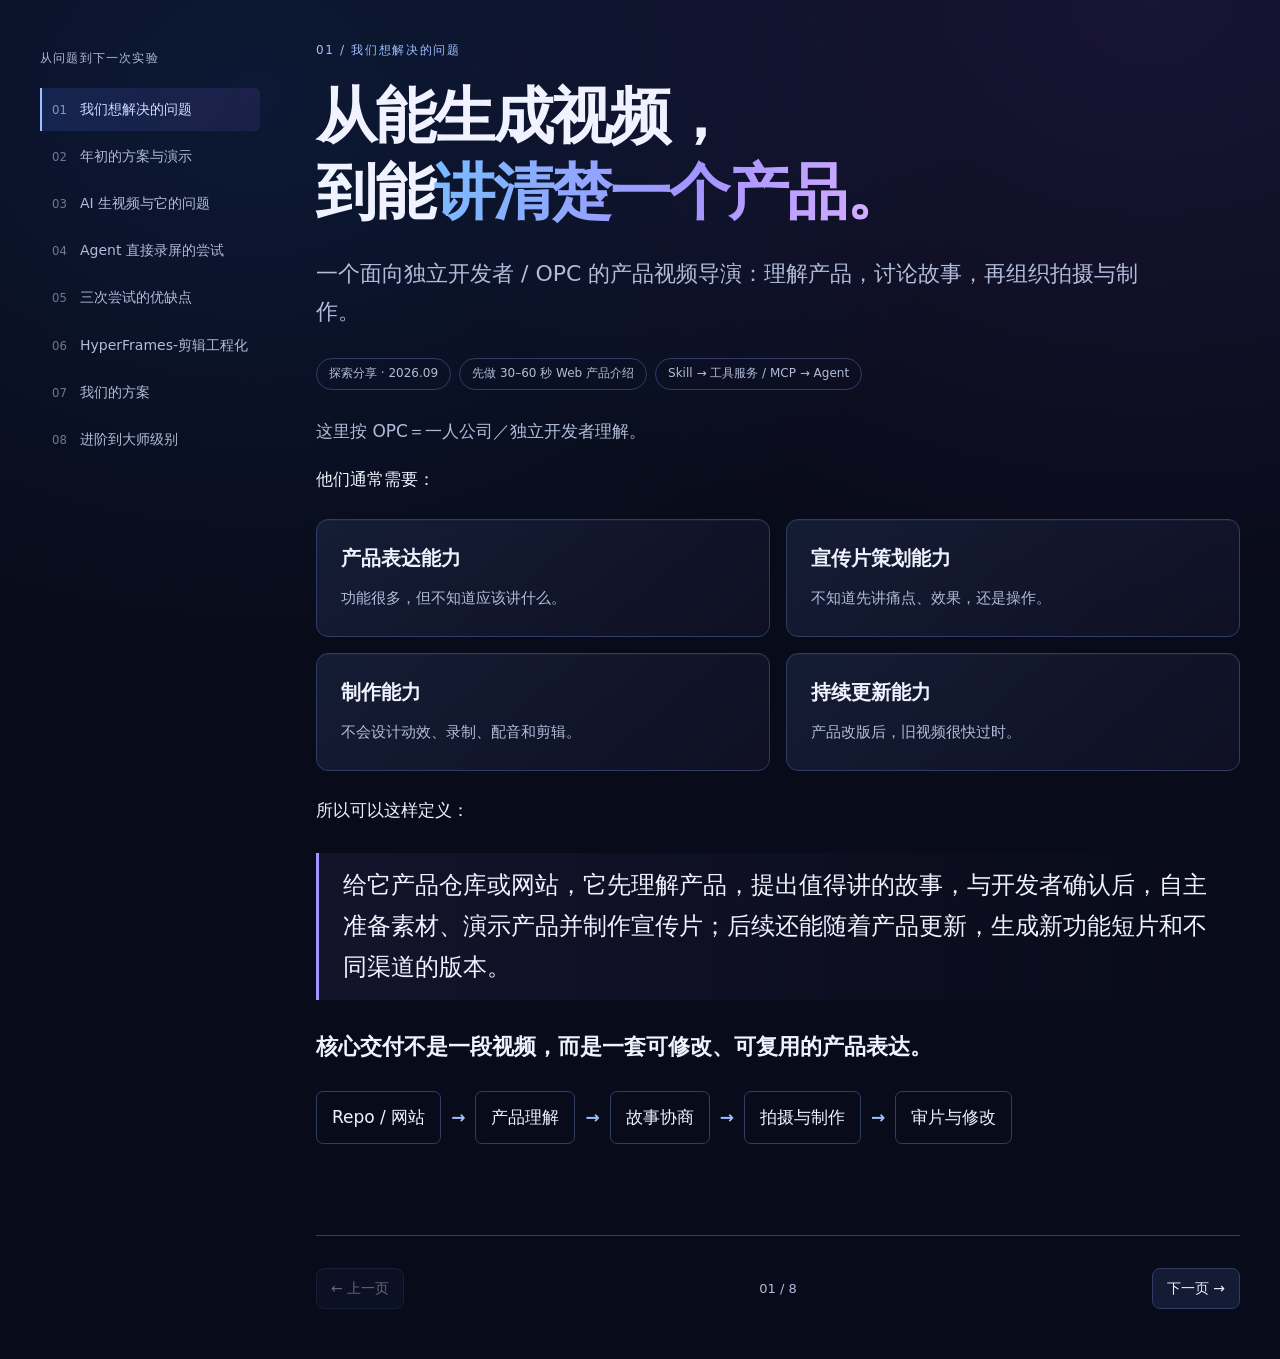
<file: product-video/index.html>
<!doctype html>
<html lang="zh-CN">
<head>
  <meta charset="utf-8">
  <meta name="viewport" content="width=device-width, initial-scale=1">
  <meta name="color-scheme" content="dark">
  <title>从能生成视频，到能讲清楚一个产品</title>
  <style>
    :root{--bg:#080b19;--panel:#141b35;--line:#303c65;--ink:#f0f3ff;--muted:#b0bcd9;--accent:#9fbfff;--warm:#d9b8ff;--gradient:linear-gradient(110deg,#78bdff,#a494ff 55%,#ddb1ff)}
    *{box-sizing:border-box}html{scroll-behavior:smooth;scroll-padding-top:20px}
    body{margin:0;background:radial-gradient(ellipse at 90% 0, #6e47c329,transparent 48%),radial-gradient(ellipse at 20% 10%,#286bdd24,transparent 50%),var(--bg);background-attachment:fixed;color:var(--ink);font:17px/1.8 system-ui,-apple-system,"Segoe UI","Microsoft YaHei",sans-serif}
    a{color:var(--accent);text-underline-offset:5px}a:hover{color:#dccbff}
    button,.button{font:inherit;font-size:14px;line-height:1.5;background:var(--panel);color:var(--ink);border:1px solid var(--line);border-radius:8px;padding:9px 14px;cursor:pointer;text-decoration:none;display:inline-flex;align-items:center;justify-content:center;gap:8px}
    button:hover,.button:hover{border-color:var(--accent);color:var(--accent)}
    button:disabled{opacity:.4;cursor:default}button.primary,.button.primary{background:var(--gradient);color:var(--bg);border-color:#b9b8ff;font-weight:600;box-shadow:0 4px 24px #7564ef25}
    :focus-visible{outline:3px solid var(--warm);outline-offset:4px}
    header{position:sticky;top:0;z-index:10;display:flex;align-items:center;justify-content:space-between;gap:16px;padding:14px 28px;background:#090e20f2;backdrop-filter:blur(16px);border-bottom:1px solid var(--line)}
    .brand{font-size:13px;letter-spacing:.12em;color:var(--muted);white-space:nowrap}.brand strong{color:var(--accent)}
    .controls{display:flex;gap:8px;flex-wrap:wrap}.progress{position:absolute;bottom:-1px;left:0;height:2px;background:var(--gradient);box-shadow:0 0 12px #8c92ff80;width:0;transition:width .2s}
    .layout{max-width:1500px;margin:auto;display:grid;grid-template-columns:220px minmax(0,1fr);gap:56px;padding:0 40px}
    aside{position:sticky;top:24px;height:calc(100vh - 48px);overflow:auto;padding-top:24px}
    aside p{font-size:12px;color:var(--muted);letter-spacing:.1em}nav{display:grid;gap:4px}
    nav a{color:var(--muted);text-decoration:none;font-size:14px;padding:9px 10px;border-left:2px solid transparent;border-radius:0 5px 5px 0}
    nav a[aria-current="step"]{color:#d2ddff;background:linear-gradient(90deg,#365bc03b,#8260dc20);border-left-color:var(--accent)}
    nav small{display:inline-block;width:28px;opacity:.6}.nav-foot{border-top:1px solid var(--line);padding-top:18px;margin-top:25px;font-size:12px;color:var(--muted)}
    main{min-width:0;max-width:1040px}section{padding:60px 0 66px;border-bottom:1px solid var(--line);scroll-margin-top:20px}
    .eyebrow{font-size:12px;letter-spacing:.14em;color:var(--accent);text-transform:uppercase;margin-bottom:14px}
    h1{font-size:clamp(38px,4.8vw,65px);line-height:1.24;letter-spacing:-.035em;margin:16px 0 25px;font-weight:650}
    h1 .accent{color:var(--accent);background:var(--gradient);background-clip:text;-webkit-background-clip:text;-webkit-text-fill-color:transparent}
    h2{font-size:clamp(29px,3vw,43px);line-height:1.35;letter-spacing:-.025em;margin:10px 0 24px;font-weight:620}
    h3{font-size:20px;line-height:1.45;margin:0 0 12px}.lead{font-size:22px;line-height:1.75;max-width:850px;color:var(--muted)}
    p{margin:0 0 18px}strong{color:var(--ink)}.accent{color:var(--accent)}.muted{color:var(--muted)}
    .tags{display:flex;gap:8px;flex-wrap:wrap;margin:26px 0}.tag{font-size:12px;border:1px solid var(--line);border-radius:30px;padding:4px 12px;color:var(--muted)}
    .quote{border-left:3px solid #a494ff;padding:12px 20px 12px 24px;font-size:24px;line-height:1.7;margin:28px 0;background:linear-gradient(90deg,#8062da18,transparent);border-radius:0 12px 12px 0}
    .notes{margin:24px 0;padding:23px 27px;background:linear-gradient(130deg,#17213d,#191b36);border:1px solid var(--line);border-radius:12px}
    .notes-label,.caption{font-size:12px;color:var(--muted)}.notes-label{display:block;letter-spacing:.12em;margin-bottom:12px;color:var(--accent)}
    .notes p:last-child{margin-bottom:0}.hide-notes .notes{display:none}
    .grid{display:grid;grid-template-columns:repeat(3,minmax(0,1fr));gap:16px;margin:24px 0}.grid.two{grid-template-columns:repeat(2,minmax(0,1fr))}
    .card{padding:24px;border:1px solid var(--line);border-radius:12px;min-width:0;background:linear-gradient(140deg,#17213bc9,#14132b99);box-shadow:inset 0 1px #a7b9ff0d}.card p{font-size:15px;color:var(--muted)}.card p:last-child{margin-bottom:0}
    .card .num{font-size:12px;color:var(--accent);margin-bottom:14px;display:block}.actions{display:flex;gap:10px;flex-wrap:wrap;margin:20px 0}
    .demo{border:1px solid #414d7c;border-radius:14px;overflow:hidden;margin:25px 0;background:#0d1226;box-shadow:0 16px 50px #03061640}
    .demo-head{padding:17px 22px;border-bottom:1px solid var(--line);display:flex;align-items:center;justify-content:space-between;gap:14px;flex-wrap:wrap;background:linear-gradient(110deg,#1b2e54,#28203f)}
    .demo-head h3{margin:0;font-size:17px}.badge{font-size:11px;color:var(--warm);border:1px solid #64548a;background:#af80ff0a;padding:3px 9px;border-radius:5px}
    .demo-body{padding:22px}.demo-body p{color:var(--muted);font-size:15px}
    video{display:block;width:100%;max-height:510px;background:#050713;border-radius:8px;margin:14px 0;aspect-ratio:16/9}
    video[hidden],#local-productshot[hidden]{display:none}.media-status{font-size:13px;color:var(--warm);min-height:24px;margin:8px 0}
    video.portrait{width:min(100%,450px);height:auto;max-height:none;aspect-ratio:3/4;margin:18px auto}
    .tool-figure{margin:24px 0}.tool-figure img{display:block;width:100%;height:auto;border:1px solid var(--line);border-radius:12px}.tool-figure figcaption{font-size:13px;color:var(--muted);margin-top:10px}
    pre{white-space:pre-wrap;overflow-wrap:anywhere;background:#090e20;border:1px solid var(--line);padding:18px;border-radius:10px;font-size:14px;line-height:1.7}code{overflow-wrap:anywhere}
    .chapter-part{margin-top:40px}summary{cursor:pointer;color:var(--accent);margin:20px 0}
    .watch{display:flex;gap:8px;flex-wrap:wrap}.watch span{font-size:12px;color:var(--muted);background:var(--panel);padding:5px 10px;border-radius:5px}
    .notice{font-size:14px;color:var(--warm);border:1px solid #534572;background:#ad78f70a;padding:14px 18px;border-radius:8px;margin:20px 0}
    .flow{display:flex;gap:10px;align-items:center;flex-wrap:wrap;margin:25px 0}.flow span{padding:10px 15px;border:1px solid var(--line);border-radius:7px}.flow b{color:var(--accent)}
    table{width:100%;border-collapse:collapse;font-size:14px}th,td{padding:16px 14px;text-align:left;vertical-align:top;border-bottom:1px solid var(--line)}th{color:var(--accent);font-weight:500}td{color:var(--muted)}td:first-child{color:var(--ink)}.table-wrap{overflow:auto}
    ol,ul{padding-left:23px}li{padding-left:3px;margin-bottom:10px}.sources{font-size:14px;word-break:break-word}.sources li{margin-bottom:16px}
    input[type=file]{font:inherit;font-size:14px;max-width:100%;color:var(--muted)}input::file-selector-button{font:inherit;background:var(--accent);color:var(--bg);border:0;border-radius:6px;padding:9px 13px;margin-right:12px;cursor:pointer}
    footer{display:flex;justify-content:space-between;gap:20px;align-items:center;padding:32px 0 50px;color:var(--muted);font-size:13px}
    #page-status{white-space:nowrap;font-variant-numeric:tabular-nums}#toast{position:fixed;bottom:25px;left:50%;transform:translateX(-50%);background:var(--ink);color:var(--bg);padding:10px 20px;border-radius:8px;z-index:20}
    .presenting section:not(.active){display:none}.presenting section{min-height:calc(100vh - 180px);padding-top:40px}.presenting .layout{max-width:1600px}
    @media(max-width:1050px){.layout{grid-template-columns:170px minmax(0,1fr);gap:28px;padding:0 24px}.grid{grid-template-columns:1fr}.brand{display:none}.grid.two{grid-template-columns:1fr}}
    @media(max-width:700px){body{font-size:16px}header{padding:10px 14px}.controls{gap:6px}button,.button{padding:8px 11px;font-size:13px}.layout{display:block;padding:0 20px}aside{position:static;height:auto;padding:10px 0}aside>p,.nav-foot{display:none}nav{display:flex;overflow:auto;gap:6px}nav a{white-space:nowrap;padding:7px;border-left:0;border-bottom:2px solid transparent}nav a[aria-current="step"]{border-bottom-color:var(--accent)}section{padding:34px 0}.notes{padding:20px}.lead{font-size:19px}.quote{font-size:21px}.presenting section{padding-top:25px}#page-status{font-size:12px}}
    @media(prefers-reduced-motion:reduce){html{scroll-behavior:auto}*{transition:none!important}}
    @media print{h1 .accent{-webkit-text-fill-color:#222;background:none}.quote,.demo-head,.notice,.badge{background:none}.demo,.card{box-shadow:none}}
    @media print{html{color-scheme:light}body{background:white;color:#111;font-size:12pt}header,aside,footer,.actions,button,input,video,.media-status,#toast{display:none!important}.layout{display:block;padding:0}main{max-width:none}.presenting section:not(.active),.hide-notes .notes{display:block}section{min-height:0!important;padding:20px 0;break-before:page;border-color:#ccc}section:first-child{break-before:auto}h1{font-size:30pt}h2{font-size:23pt}h3{font-size:15pt}.notes,.card,.demo{background:white;border:1px solid #ccc;break-inside:avoid}.grid,.grid.two{display:block}.card{margin:12px 0}.lead,.muted,.card p,.demo-body p,.caption,.notes-label,td,strong,.quote,.eyebrow,.accent{color:#222}a{color:#15562a}.tag,.badge{color:#444;border-color:#aaa}.quote{font-size:16pt}.notice{color:#654016}.sources a{overflow-wrap:anywhere}}
  </style>
</head>
<body class="presenting">
  <div class="layout">
    <aside aria-label="演讲目录">
      <p>从问题到下一次实验</p>
      <nav>
        <a href="#idea"><small>01</small>我们想解决的问题</a>
        <a href="#remotion"><small>02</small>年初的方案与演示</a>
        <a href="#seedance"><small>03</small>AI 生视频与它的问题</a>
        <a href="#recording"><small>04</small>Agent 直接录屏的尝试</a>
        <a href="#comparison"><small>05</small>三次尝试的优缺点</a>
        <a href="#hyperframes"><small>06</small>HyperFrames-剪辑工程化</a>
        <a href="#future"><small>07</small>我们的方案</a>
        <a href="#gap"><small>08</small>进阶到大师级别</a>
      </nav>
    </aside>
    <main id="main">
      <section id="idea">
        <div class="eyebrow">01 / 我们想解决的问题</div>
        <h1>从能生成视频，<br>到能<span class="accent">讲清楚一个产品。</span></h1>
        <p class="lead">一个面向独立开发者 / OPC 的产品视频导演：理解产品，讨论故事，再组织拍摄与制作。</p>
        <div class="tags"><span class="tag">探索分享 · 2026.09</span><span class="tag">先做 30–60 秒 Web 产品介绍</span><span class="tag">Skill → 工具服务 / MCP → Agent</span></div>
        <p class="muted">这里按 OPC＝一人公司／独立开发者理解。</p>
        <p>他们通常需要：</p>
        <div class="grid two">
          <div class="card"><h3>产品表达能力</h3><p>功能很多，但不知道应该讲什么。</p></div>
          <div class="card"><h3>宣传片策划能力</h3><p>不知道先讲痛点、效果，还是操作。</p></div>
          <div class="card"><h3>制作能力</h3><p>不会设计动效、录制、配音和剪辑。</p></div>
          <div class="card"><h3>持续更新能力</h3><p>产品改版后，旧视频很快过时。</p></div>
        </div>
        <p>所以可以这样定义：</p>
        <blockquote class="quote">给它产品仓库或网站，它先理解产品，提出值得讲的故事，与开发者确认后，自主准备素材、演示产品并制作宣传片；后续还能随着产品更新，生成新功能短片和不同渠道的版本。</blockquote>
        <p class="lead"><strong>核心交付不是一段视频，而是一套可修改、可复用的产品表达。</strong></p>
        <div class="flow"><span>Repo / 网站</span><b>→</b><span>产品理解</span><b>→</b><span>故事协商</span><b>→</b><span>拍摄与制作</span><b>→</b><span>审片与修改</span></div>
      </section>

      <section id="remotion">
        <div class="eyebrow">02 / 年初的方案与演示</div>
        <h2>年初，我先把“网站到视频”跑通。</h2>
        <p class="lead">ProductShot：读取网站信息、抓取真实截图、生成分镜，再用 Remotion 把素材排进时间轴。</p>
        <div class="demo">
          <div class="demo-head"><h3>现场演示 / ProductShot</h3><span class="badge">自己的原型</span></div>
          <div class="demo-body">
            <p>原型流程：输入网站 → 抓取真实截图 → 查看分镜与预览。现在也可以在线体验分镜编辑：用预置截图改文案、调时长和顺序，再实时预览。</p>
            <div class="actions"><a class="button primary" href="productshot-demo.html" target="_blank" rel="noopener noreferrer">打开 ProductShot 在线体验 ↗</a></div>
            <p class="caption">在线体验无需登录，不抓取新网站、不调用 AI、不重新渲染 MP4；编辑方案可下载保存。下方是此前已渲染的成片。</p>
            <div class="actions" id="local-productshot" hidden><a class="button primary" href="/" target="_blank" rel="noopener noreferrer">打开本地 ProductShot ↗</a></div>
            <label for="old-demo" class="caption">选择你之前保存的成片，仅在本机播放，不上传</label><br>
            <input id="old-demo" type="file" accept="video/*" data-local-video="old-video" data-status="old-status">
            <p class="media-status" id="old-status" role="status">未选择旧成片。此入口不把新生成的测试片当作历史成果。</p>
            <video id="old-video" controls playsinline preload="none" hidden aria-label="ProductShot 本地成片"></video>
            <div class="watch"><span>看信息是否清楚</span><span>看镜头之间是否连续</span><span>分清静态截图与真实操作</span></div>
          </div>
        </div>
        <div class="demo">
          <div class="demo-head"><h3>真实网页截图成片 / Linear · 20 秒</h3><span class="badge">本次重新制作 · 非历史作品</span></div>
          <div class="demo-body">
            <p>使用 ProductShot 自己的网页分析接口，实际打开 Linear 官网并截图，再用现有 Remotion 浏览器场景渲染：首页、Intake and integrations、AI and automations。界面没有重画；这里只给原始截图添加入场、平移和转场，不是真实操作录屏。</p>
            <button type="button" data-load-video="render-video" data-status="render-status">加载真实截图成片</button>
            <video id="render-video" controls playsinline preload="none" data-src="output/linear-real-capture/linear-real-screenshots.mp4" poster="output/linear-real-capture/viewport.png" hidden aria-label="使用 Linear 官网真实截图制作的 ProductShot 视频"></video>
            <p class="media-status" id="render-status" role="status">点击加载后播放；也可用上方文件选择器打开自己的旧成片。</p>
            <p class="caption">2026-09-07 实际抓取，1280 × 720、24 fps、480 帧。分镜由本次人工选取真实截图组成，用于展示现有截图动画路线，不宣称是自主故事生成或用户历史成片。原先使用占位图的渲染测试片已从讲稿撤下。</p>
          </div>
        </div>
        <div class="card" id="early-bottlenecks">
          <span class="num">看完演示，再看当时的卡点</span>
          <h3>当时的三个卡点：故事、动效、Agent 执行能力。</h3>
          <p>回看年初这次尝试，“一卡一卡”的效果主要来自以下三个方面。</p>
          <h3>1. AI 讲故事的能力不够强</h3>
          <p>当时用到的大模型更像是在一个一个罗列功能，没能把功能串成有起承转合的故事。这首先是 AI 的故事组织能力问题，而不只是动画怎么排的问题。</p>
          <h3>2. Remotion 的动效使用不够丰富</h3>
          <p>年初这版能用上的 Remotion 动效和模板比较有限，反复使用同样的入场、切换效果，所以每一幕看起来都差不多。</p>
          <h3>3. 当时 AI Agent 的执行能力也不够强</h3>
          <p>当时这套 Agent 还做不到稳定、长时间地操作并录制产品，基本上只能截个图。缺少连续操作的视频素材，最后就容易变成一张张截图的展示。</p>
          <div class="quote">故事串不起来、动效比较重复、素材主要是截图——三者叠加，形成了当时“一卡一卡”的效果。</div>
        </div>
      </section>

      <section id="seedance">
        <div class="eyebrow">03 / AI 生视频与它的问题</div>
        <h2>另一条尝试：<br>让 AI 把产品界面变成动态画面。</h2>
        <p class="lead">从给截图加入场动画，转向提供界面参考帧和镜头要求，让模型生成视觉变化。先看当时做出的效果。</p>
        <div class="demo">
          <div class="demo-head"><h3>Edge 手机端春节主题宣传片 · 约 15 秒</h3><span class="badge">自己的历史作品 · C-Dance / Seedance</span></div>
          <div class="demo-body">
            <button type="button" class="primary" data-load-video="seedance-video" data-status="seedance-status">加载当时的 Edge 样片</button>
            <video id="seedance-video" class="portrait" controls playsinline preload="none" data-src="output/edge-spring-seedance-original.mp4" hidden aria-label="用户提供的 Edge 手机端春节主题 AI 宣传片"></video>
            <p class="media-status" id="seedance-status" role="status">原片，约 15.07 秒；点击加载后播放。</p>
            <p class="caption">用户提供并确认当时使用 C-Dance 制作（此处按 Seedance 理解，具体版本未确认）。保留原文件画面，834 × 1112；本次未重新生成或上传外部平台。</p>
          </div>
        </div>
        <div class="card" id="generation-issues">
          <span class="num">看完样片，再看这条路线的收益与问题</span>
          <h3>更快、更炫，但还不是完整的产品视频工作流。</h3>
          <h3>1. 不读产品代码，先由人提供截图</h3>
          <p>当时使用的是图生视频入口，不是理解仓库的 Agent。要讲哪些功能、挑哪些界面、怎样准备首尾帧，都得先由人完成；模型接到的是画面与提示词，不是产品的完整逻辑。</p>
          <h3>2. 看着酷，表达仍围绕已有截图</h3>
          <p>马、红包和主题画面的运动很显眼，但相对“演示一个完整产品任务”，增量主要还是现有界面里的局部变化和视觉包装。它没有因此增加真实操作证据，也没有自动找出截图之外值得讲的新功能。</p>
          <h3>3. 单段短，调用和重试都要花钱</h3>
          <p>这支约 15 秒；要做更长的产品介绍，还得拆镜头、衔接和剪辑。生成较快是优势，但要把未采用的候选、重试和后期也计入成本，而不是只算最后留下的短片。</p>
          <p class="caption">首尾帧用法、制作较快与费用感受来自这次历史制作经验；原片不能证明所有模型都必须输入首尾帧，也不能证明其时长上限。未提供当时的耗时和账单，因此不写具体速度或费用数字。</p>
          <div class="quote">模型能帮我们做出短而炫的镜头；故事、产品事实与可控修改，仍需要另一层工作流。</div>
        </div>
      </section>

      <section id="recording">
        <div class="eyebrow">04 / 第三次探索：让 Agent 直接录屏</div>
        <h2>这次有了操作过程，<br>但“录下来”仍不等于“讲清楚”。</h2>
        <p class="lead">让 Agent 操作产品、录制当前屏幕；录不到的部分，有时用网页补做，再放进视频。先看这次实际成片。</p>
        <div class="demo">
          <div class="demo-head"><h3>Biz Table / Agent 录屏成片 · 约 75 秒</h3><span class="badge">用户提供的探索成果</span></div>
          <div class="demo-body">
            <button type="button" class="primary" data-load-video="recording-video" data-status="recording-status">加载 Agent 录屏成片</button>
            <video id="recording-video" controls playsinline preload="none" data-src="output/biz-table-agent-final.mp4" hidden aria-label="用户提供的 Biz Table Agent 录屏与网页补做混合成片"></video>
            <p class="media-status" id="recording-status" role="status">原片，74.8 秒，1920 × 1080；点击加载后播放。</p>
            <p class="caption">制作方式依据用户说明；本次检查成片，没有执行或复现片中的产品任务。仅凭 MP4 无法逐镜确认哪些是原始录屏、哪些是网页重建。</p>
          </div>
        </div>
        <div class="card" id="recording-issues">
          <span class="num">看完样片，再看第三次探索的卡点</span>
          <h3>比截图更接近任务，但证据、取景和剪辑仍需设计。</h3>
          <p>片中已经有“提出库存管理需求 → 推荐结构 → 空表 → 数据 → 看板 → 表单”的顺序，还有高亮和字幕，不是完全没有编排。问题在于它还保留了大量屏幕记录的表达方式。</p>
          <h3>1. 录的是整屏，观众却只需要看关键一步</h3>
          <p>约 33 秒的库存表、41–50 秒的看板里，左侧 Agent 对话、导航、表格和字幕同时出现。界面字小、信息密集，观众要自己寻找重点。需要裁切、局部放大和分阶段强调，而不是始终让整个工作台占满画面。</p>
          <h3>2. 录不到就用 AI 补做界面，真实与示意混在一起</h3>
          <p>按这次制作方式，录不到的部分会让 Agent 用网页补出来，成片里因此混入 AI 生成的界面。补标题和解释动画没有问题，但补做的产品界面或操作结果不能冒充真实录屏，需要明确标注并由开发者确认。</p>
          <h3>3. 跨镜头需要非常细致地对账</h3>
          <p>约 16.5 秒的推荐界面写“5 tables”，约 24.8 秒状态写“6 connected tables”。这至少需要解释或统一口径，不能只检查视频能否播放。界面中的表数、记录数、数据、字幕与宣称应逐项对应。</p>
          <div class="quote">“录屏是真的”不代表整支片子的每个画面都经过事实验证。要把真实操作、解释性包装和重建示意分开管理。</div>
        </div>
      </section>

      <section id="comparison">
        <div class="eyebrow">05 / 三次实际尝试的优缺点</div>
        <h2>三种办法都能出片，<br>但各自只解决了一部分问题。</h2>
        <div class="table-wrap">
          <table>
            <caption class="caption">回顾当时的三次尝试</caption>
            <thead><tr><th scope="col">怎么做</th><th scope="col">好在哪里</th><th scope="col">有什么问题</th><th scope="col">以后可以用来做什么</th></tr></thead>
            <tbody>
              <tr><td>用 Remotion 把截图做成视频</td><td>用的是真实截图，文字怎么写、画面怎么摆都能改。</td><td>故事像在列功能，动效反复用，素材主要是截图，看起来一卡一卡。</td><td>展示真实界面，给文字和图片加上可调整的动画。</td></tr>
              <tr><td>把截图交给 AI 生成视频</td><td>能比较快地让画面动起来，看着更炫。</td><td>截图要自己准备；它不理解代码里的功能；一次生成的片段短，多试几次还要花钱。</td><td>做开场或短特效镜头，但不能拿它证明产品真的完成了操作。</td></tr>
              <tr><td>让 Agent 操作产品并录屏</td><td>能看到产品怎么用，以及操作后的结果。</td><td>录了整屏却看不清重点；录不到就补做界面；前后镜头的数据还得仔细核对。</td><td>录下真实操作，剪掉等待、放大关键步骤，再用于成片。</td></tr>
            </tbody>
          </table>
        </div>
        <p class="lead">看看 HyperFrames 是如何把这个整个能力工程化起来的。</p>
      </section>

      <section id="hyperframes">
        <div class="eyebrow">06 / HyperFrames-剪辑工程化</div>
        <h2>给它一个产品网址，<br>一支视频是怎样做出来的？</h2>
        <p class="lead">沿着一次制作来认识 HyperFrames：我们提出要求，它组织素材与动画，我们审片修改，最后拿到成片。Skill、工具和编辑器都在这条过程中出现。</p>
        <p>重点看它如何把制作过程工程化，再思考我们怎样组织讲解与真实操作，把产品讲得更清楚。</p>
        <div class="demo">
          <div class="demo-head"><h3>Linear / HyperFrames 官方示例 · 约 45 秒</h3><span class="badge">工具样例 · 非本次实测</span></div>
          <div class="demo-body">
            <button type="button" class="primary" data-load-video="linear-video" data-status="linear-status">加载样片</button>
            <video id="linear-video" controls playsinline preload="none" data-src="https://static.heygen.ai/hyperframes-oss/docs/images/prompting/example-product-launch-v2.mp4" hidden aria-label="HyperFrames Linear 官方示例"></video>
            <p class="media-status" id="linear-status" role="status">按需加载，点击播放；需要网络。</p>
            <div class="actions"><a href="https://static.heygen.ai/hyperframes-oss/docs/images/prompting/example-product-launch-v2.mp4" target="_blank" rel="noopener noreferrer">单独打开视频 ↗</a><a href="https://hyperframes.heygen.com/prompting/product-launch" target="_blank" rel="noopener noreferrer">查看官方提示与出处 ↗</a></div>
            <div class="watch"><span>看画面是否仍像卡片</span><span>看文字与界面的节奏</span><span>看真实价值是否讲清楚</span></div>
          </div>
        </div>
        <div class="flow"><span>交网址</span><b>→</b><span>确认需求</span><b>→</b><span>取素材</span><b>→</b><span>定分镜</span><b>→</b><span>制作</span><b>→</b><span>审片与修改</span><b>→</b><span>导出</span></div>
        <div id="skill-walkthrough">
          <h3>从用户交出网址开始，一步一步往下走。</h3>
          <p class="caption">以下以本地 Agent + Skill 路径为主线，依据官方 Skill 整理；MCP 是另一种接入路径，不意味着托管端暴露完全相同的文件与工具。示例未在本次执行。</p>
          <div class="card">
            <span class="num">01 / 我把网址和要求交给 Agent</span>
            <h3>先选入口，然后提出同一个制作请求</h3>
            <p><strong>本地入口：</strong>在编码 Agent 环境安装 HyperFrames Skills，交给它网址和要求。Agent 读取 /hyperframes，再进入产品片工作流；Skill 是执行说明，不是视频模型。</p>
            <pre aria-label="本地入口和请求示例">安装（示例，本次未执行）：
npx hyperframes skills update

Using /hyperframes, make a 30-second product intro for https://linear.app.
先提出故事线供我确认，使用真实页面素材，不虚构产品功能。</pre>
            <p><strong>不想装本地工具？</strong>可以在支持远程 MCP 的聊天工具里添加托管连接器并授权 HeyGen 账号，通过对话制作与修改。它是另一扇入口，不是视频做好后再接的一道工序。</p>
            <details id="mcp-entry">
              <summary>备查：托管 MCP 入口与配置</summary>
              <pre aria-label="HyperFrames 官方 MCP 地址">https://mcp.heygen.com/mcp/hyperframes/</pre>
              <p>添加连接器 → HeyGen 授权 → 对话提出要求 → 托管工具制作与渲染。当前为 beta，功能、主机权限、额度与费用需确认；本次未连接，也未触发付费操作。</p>
              <a href="https://hyperframes.heygen.com/guides/mcp" target="_blank" rel="noopener noreferrer">官方连接步骤 ↗</a>
            </details>
            <details id="skill-file-shape">
            <summary>想看背后的指令？Skill 文件大致长这样</summary>
            <pre aria-label="Skill 文件结构示意">product-launch-video/
  SKILL.md       何时使用、按什么顺序做、每一步怎样验收
  references/    故事、视觉设计、动效等细则
  scripts/       素材整理、声音、字幕、组装与转场脚本
  sub-agents/    单个镜头执行者的工作说明

SKILL.md 的形状（中文简化示意，不是原文）：
---
name: product-launch-video
description: 根据产品网址或 brief 制作产品宣传视频
---
步骤：确认需求 → 抓取素材 → 统一设计 → 分镜
      → 声音与视觉设计 → 按镜头写 HTML → 检查和交付
每步说明：目标、工具、输出文件、通过条件。</pre>
            <p>Agent 读这份说明后执行，不是把整个文件当成一句提示词丢给视频模型。复杂规则放在引用文件里，机械工作交给脚本；当前流程还会把逐镜制作分给子 Agent。</p>
            </details>
          </div>
          <div class="card chapter-part">
            <span class="num">02 / 先固定需求</span>
            <h3>明确给谁看、讲什么、做多长，再创建工程</h3>
            <p><strong>输入：</strong>网址、受众、核心卖点、时长、比例、是否配音，以及想协作确认还是自动推进。</p>
            <p><strong>执行：</strong>先由入口工作流确认 brief，初始化项目；同时检查声音等服务的可用状态，说明走本地还是托管服务。</p>
            <p><strong>留下：</strong><code>BRIEF.md</code> 和 <code>hyperframes.json</code>。以后修改时读已有约定，不每次从零重新问一遍。</p>
          </div>
          <div class="card chapter-part">
            <span class="num">03 / 怎么取素材</span>
            <h3>不是只拿一张截图，而是形成有出处的素材清单</h3>
            <pre aria-label="真实网页素材抓取命令示例">npx hyperframes capture "https://linear.app" -o ./capture --json

capture/
  screenshots/                 页面截图、可用时的完整长截图
  assets/                      捕获到的素材
  extracted/tokens.json        品牌颜色、字体等线索
  extracted/visible-text.txt   页面可见文字
  extracted/asset-descriptions.md  素材清单与描述</pre>
            <p>Agent 检查抓取是否成功，再根据清单给镜头选素材。滚动镜头可以移动长截图的视窗；局部放大需要足够清晰的区域截图。需要内部动作时，可保留截图底图、叠加捕获素材，或只重建运动组件。</p>
            <p><strong>重要规则：</strong>官方 Skill 已要求抓取失败就停下报告，不能为了继续出片自行造一个页面。只有用户明确改用提供的素材或同意风格化重建，才能换路径。原生素材缺失不等于获得虚构界面的授权。</p>
            <p><strong>补充素材：</strong>音乐、音效、图片等交给 media-use 工作流，Logo 从官方来源取；可选服务取决于账号与配置。</p>
          </div>
          <div class="card chapter-part">
            <span class="num">04 / 怎么把素材变成分镜</span>
            <h3>先决定每一幕要表达什么，再决定怎么动</h3>
            <p>先选择设计预设并映射品牌颜色、字体，形成 <code>frame.md</code>。再写 <code>STORYBOARD.md</code>；需要旁白时写 <code>SCRIPT.md</code>，每个镜头指向明确的候选素材。</p>
            <pre aria-label="分镜教学示意">镜头 02（示意）
目的：让观众看清一个任务从输入到结果的变化
素材：已核验的任务界面与结果画面
动作：先展示全局 → 聚焦关键区域 → 保留结果停顿
旁白：只讲已确认的产品能力
衔接：下一幕从当前结果继续，不重新开始
待确认：这是否是产品真实支持的任务？</pre>
            <p>协作模式先让用户审故事，按选择提供线框草图再确认布局；自动模式可减少中间提问。随后细化每幕布局、逐秒动作、素材与切换方式，不是直接跳到最终动画。</p>
            <p>如果配音，先取得真实语音时长，再同步镜头长度；音乐、音效、字幕也和这份计划关联，而不是视频做完再随便贴一条声音。</p>
          </div>
          <div class="card chapter-part">
            <span class="num">05 / 怎么写动画</span>
            <h3>HTML 放元素，CSS 定外观，时间线安排动作</h3>
            <p>逐镜执行者读取该镜头的素材、布局、规则和品牌规范，写出 <code>compositions/frames/NN-*.html</code>；最后组装到 <code>index.html</code>。这里的 frame 是一幕画面，不是逐个视频帧都手写文件。</p>
            <p>动画 Skill 提供动作规则、场景蓝图和转场规范，默认用 GSAP 组织时间线。例如，先让截图出现，再推进到重点，最后显示标注：</p>
            <pre aria-label="GSAP 动画时间线教学片段">// 教学片段：省略完整 HyperFrames 页面与运行时注册
const tl = gsap.timeline({ paused: true });
tl.from(".product-screen", { opacity: 0, y: 24, duration: 0.5 }, 0);
tl.to(".product-screen", { scale: 1.12, duration: 0.8 }, 1.0);
tl.from(".callout", { opacity: 0, duration: 0.3 }, 1.8);</pre>
            <p><strong>为什么暂停时间线？</strong>不是靠打开网页后“等动画播完”，而是让渲染器能定位到指定时刻，得到可重复的画面。官方规范要求可定位、确定性的动画，避免随机数或现实时间造成预览与导出不一致。</p>
            <p>跨镜头延续的元素要约定切点上的位置、缩放、透明度和方向，避免两个子 Agent 各做各的、拼起来突然跳动。</p>
          </div>
          <div class="card chapter-part">
            <span class="num">06 / 我看预览，提出修改</span>
            <h3>这时打开 Studio：它就是当前工程的审片与编辑界面</h3>
            <p>组装各幕、声音和转场后，运行 lint 与 check；用 snapshot 检查每幕中间以及切点前后的画面，查看元素是否跳位、遮挡或不可读。</p>
            <figure class="tool-figure">
              <a href="https://hyperframes.heygen.com/studio" target="_blank" rel="noopener noreferrer"><img src="https://static.heygen.ai/hyperframes-oss/docs/images/studio/overview-v1.jpg" alt="HyperFrames 官方 Studio 截图：中间审看画面，下方调整时间线，左右查看素材和元素属性" loading="lazy"></a>
              <figcaption>官方 Studio 界面截图，非本次本机运行截图；点击查看官方说明。协作流程可更早打开分镜板，此处重点展示成片审改。</figcaption>
            </figure>
            <p><strong>我们看到什么：</strong>中间是实际画面，下方是时间线，左侧查工程与素材，右侧调元素属性。不是另起一个产品，而是查看刚才制作出的同一个工程。</p>
            <pre aria-label="向 Agent 提出局部修改的示例">“第二幕看不清关键操作：
把结果区域放大一点，标注晚半秒出现。
保留旁白、品牌颜色和其他镜头。”</pre>
            <p><strong>指得出的局部问题：</strong>可以在 Studio 调元素和时长，也可以让 Agent 定位第二幕 HTML，修改缩放或时间线。“其他镜头别变”同样是约束。</p>
            <p><strong>影响故事的变化：</strong>交给 Agent 更新分镜／脚本，再改受影响画面；旁白变长，还要同步镜头和字幕。两种编辑方式修改同一工程，不必把整支片子重新随机生成。</p>
            <p><strong>再检查一遍修改：</strong>看前后切点和完整播放。技术与画面检查通过，不等于功能事实已经验证；产品状态与数据仍要按证据核对。</p>
          </div>
          <div class="card chapter-part">
            <span class="num">07 / 我确认，工具导出</span>
            <h3>拿到的不只有 MP4，还有下一次能继续修改的工程</h3>
            <p>审片反馈处理完毕，按流程确认渲染；工具把确定的时间线导出为视频，同时保留需求、素材、分镜、源码、画面检查图和镜头编号。</p>
            <pre aria-label="本地工具在流程中的对应命令">打开工程预览：
npx hyperframes preview

检查修改后的工程：
npx hyperframes check

确认后导出：
npx hyperframes render --output video.mp4</pre>
            <p class="caption">本地工程命令示例，本次未执行。托管 MCP 路径则通过对话请求云端渲染，实际交付与工具能力以服务返回为准。</p>
            <p>下一次修改继续使用这个工程：改文案、换素材、调节奏，而不是只剩一个无法拆开的最终视频。</p>
          </div>
          <div class="actions"><a href="https://github.com/heygen-com/hyperframes/blob/main/skills/product-launch-video/SKILL.md" target="_blank" rel="noopener noreferrer">查看实际产品片 Skill ↗</a><a href="https://github.com/heygen-com/hyperframes/blob/main/skills/hyperframes-animation/SKILL.md" target="_blank" rel="noopener noreferrer">查看动画 Skill ↗</a></div>
        </div>
        <div class="quote">从一个网址到可编辑成片：我们确认方向和结果，Agent 按 Skill 组织制作，工具执行，Studio 承接审片修改。</div>
        <div class="card chapter-part" id="hyperframes-takeaway">
          <h3>值得借鉴的是工程化，但工程化不等于效果已经足够好。</h3>
          <p>路由 → 产品片 Skill → 取素材、提方向并确认 → 写动画 → 检查和修改。它把原来分散的工作变成了有规范、有中间产物、可继续编辑的流程。</p>
          <p>但从这支 Linear 样片看，仍有“标题与界面逐幕出现”的动态 PPT 感：换页更流畅、动作更丰富，不等于产品价值已经通过连续镜头讲清楚。</p>
          <p>所以我们借鉴它的工作流、动画规范和编辑机制，不直接照搬样片的表现方式；也不能据此认定它的技术上限只到这里。</p>
        </div>
      </section>

      <section id="future">
        <div class="eyebrow">07 / 我们的方案</div>
        <h2>串场讲清楚，产品展示看得明白，<br>最后交付一个可复用的工程。</h2>
        <p class="lead">先改善当前“可动 PPT”的表达：串场负责解释和连接，产品展示负责真实操作与结果。不是先承诺微软级，而是先把这两部分做得连贯、清楚、可修改。</p>
        <div class="chapter-part" id="hybrid-examples">
          <h3>先看我们最新做的两个例子</h3>
          <p>来自 Minecraft to LEGO session 的两支 Hackathon 最终提交版。先看完整效果，再拆解故事怎样串起来、产品重点怎样展示。</p>
          <div class="demo">
            <div class="demo-head"><h3>Example 1 / Draco AI · 1 分 51 秒</h3><span class="badge">自己的作品 · 最终提交版</span></div>
            <div class="demo-body">
              <button type="button" class="primary" data-load-video="draco-example-video" data-status="draco-example-status">加载 Draco AI 成片</button>
              <video id="draco-example-video" controls playsinline preload="none" data-src="output/draco-ai-submission.mp4" poster="output/draco-ai-submission.jpg" hidden aria-label="Draco AI Hackathon 最终提交版视频"></video>
              <p class="media-status" id="draco-example-status" role="status">1920 × 1080 · 点击加载后播放。</p>
              <div class="watch"><span>故事如何引出产品</span><span>串场如何接上展示</span><span>声音如何配合画面</span></div>
            </div>
          </div>
          <div class="demo">
            <div class="demo-head"><h3>Example 2 / Minecraft to LEGO · 1 分 40 秒</h3><span class="badge">自己的作品 · 最终提交版</span></div>
            <div class="demo-body">
              <button type="button" class="primary" data-load-video="minecraft-example-video" data-status="minecraft-example-status">加载 Minecraft to LEGO 成片</button>
              <video id="minecraft-example-video" controls playsinline preload="none" data-src="output/minecraft-to-lego-submission.mp4" poster="output/minecraft-to-lego-submission.jpg" hidden aria-label="Minecraft to LEGO Hackathon 最终提交版视频"></video>
              <p class="media-status" id="minecraft-example-status" role="status">1280 × 720 · 点击加载后播放。</p>
              <div class="watch"><span>产品价值是否讲清</span><span>关键步骤是否突出</span><span>讲解与结果是否连贯</span></div>
            </div>
          </div>
        </div>
        <p class="caption">以下是拟验证的制作方案，不是已经实现的全自动能力。优先复用 HyperFrames 的流程、规范、编辑与渲染，不把当前样片的表现方式当成最终答案。</p>
        <div class="flow" id="hybrid-flow"><span>理解产品、确认故事</span><b>→</b><span>镜头任务单</span><b>→</b><span>串场 / 产品展示</span><b>→</b><span>编排与对账</span><b>→</b><span>可复用工程</span></div>
        <div class="card chapter-part" id="story-contract">
          <span class="num">01 / 理解产品，先确认故事</span>
          <h3>先决定讲什么，再决定怎么做画面</h3>
          <p>读取授权代码、文档和运行页面，与开发者确认目标用户、核心价值、已经实现的功能，以及用哪个真实任务来证明。</p>
          <p><strong>落档：</strong>已确认的故事线、产品事实与证据、关键文案和不应改变的要求。后面的 Agent 共用这份依据，不各自重新理解一遍。</p>
        </div>
        <div class="card chapter-part" id="shot-contract">
          <span class="num">02 / 将故事拆成镜头任务单</span>
          <h3>每幕不仅有台词，还要有目的、焦点和前后状态</h3>
          <div class="table-wrap">
            <table>
              <thead><tr><th scope="col">任务单字段</th><th scope="col">要说清楚什么</th></tr></thead>
              <tbody>
                <tr><td>镜头编号与表达目的</td><td>这一幕让观众理解什么；对应哪个已确认卖点。</td></tr>
                <tr><td>类型与制作方式</td><td>真实操作录屏，还是 HTML 讲解；是否需要另行确认生成素材。</td></tr>
                <tr><td>焦点与起止状态</td><td>观众看哪里，镜头开始和结束时画面是什么。</td></tr>
                <tr><td>素材与证据来源</td><td>用哪段录制、哪个界面或设计素材；操作结果如何核实。</td></tr>
                <tr><td>镜头衔接与声音</td><td>怎样接上一幕、下一幕；旁白、停顿与关键动作怎样对应。</td></tr>
              </tbody>
            </table>
          </div>
          <p>这是两条制作线共同遵守的约定。只把故事拆成几段文字，再各做各的，很可能又拼成一组动态 PPT。</p>
        </div>
        <div class="chapter-part" id="production-branches">
          <h3>03 / 串场与产品展示，分别制作但保持连贯</h3>
          <div class="grid two">
            <div class="card" id="explanation-track">
              <span class="num">串场 / 解释问题，连接前后镜头</span>
              <h3>默认 HTML，用户看过不满意再接 AI 生视频</h3>
              <p>让同一组元素归类、连接、变化，把上一幕的结果带入下一幕的操作。串场要解释“为什么”和“接下来做什么”，而不只是标题飞入、换页。</p>
              <p>先给出 HTML 版本让用户看效果；用户确认效果不好后，再提出 AI 生视频方案，确认素材权限、预算和用途后执行，不由 Agent 自行跳过这一步。</p>
              <p><strong>交付：</strong>保留 HTML 源码或 AI 原始输出、时长与声音约定，并明确标记“HTML 制作”或“AI 生成”。生成画面不能冒充实际产品操作。</p>
            </div>
            <div class="card" id="recording-track">
              <span class="num">产品展示 / 关键操作与真实结果</span>
              <h3>默认录制，Agent 自己规划剪辑和重点强调</h3>
              <p>用授权测试账号和数据实际操作、核对结果。Agent 根据要突出的内容规划加速、减速、剪切、裁切和放大，并保留原始录像及时间对应关系。</p>
              <p>录制或剪辑仍无法表达重点时，可以用 HTML 补充高亮、局部动画或重建示意。明确说明哪些是实际录制、哪些是 HTML 写的；未执行过的操作不能被说成已经真实完成。</p>
              <p><strong>交付：</strong>原始录像、剪辑计划、关键时间点、HTML 源码与素材清单。混合镜头同时标记“录屏 + HTML 叠加”，重建界面标记“HTML 示意”。</p>
            </div>
          </div>
        </div>
        <div class="card chapter-part" id="assembly-review">
          <span class="num">04 / 在统一工作台编排、对账和修改</span>
          <h3>先验单镜头，再验整片；画面、字幕和声音一起对账</h3>
          <p>单镜头交付时检查任务单和素材，组装后再检查跨镜头关系。可复用 HyperFrames 的时间线、预览、编辑与渲染能力，增加面向产品的对账和反馈界面。</p>
          <p><strong>来源标注：</strong>在审片工作台和交付清单中逐镜标明“实际录屏 / HTML 制作 / AI 生成”；混合镜头逐层记录。HTML 重建或生成画面可能被误认成真实操作时，成片中也明确标为示意。</p>
          <div class="grid two">
            <div class="card"><h3>事实对账</h3><p>功能、字段、数字、状态和字幕是否一致？操作结果能否追溯？哪些是录屏、哪些是解释或重建示意？不确定项交给开发者确认。</p></div>
            <div class="card"><h3>观看效果对账</h3><p>关键一步能否看清？讲解是否接上操作？镜头是否突然跳转？声音与画面是否同步？观众是否能跟上同一条主线？</p></div>
            <div class="card"><h3>字幕对账</h3><p>字幕是否对应最终配音和画面？产品名、数字有没有写错？加减速或剪切后，出现和消失的时间是否仍准确？字号、断句和位置是否清楚、不挡关键操作？</p></div>
            <div class="card"><h3>配音对账</h3><p>是否使用确认后的文案？产品名和术语读音是否正确？语速、停顿是否跟得上操作？跨镜头音量和音色是否一致，有没有截断句子或漏读？</p></div>
            <div class="card"><h3>音效与音乐对账</h3><p>点击、提示和转场音效是否落在对应动作上？有没有重复、错位或突然截断？音乐和音效是否盖住配音？混音有无爆音，开头结尾是否自然，素材授权是否明确？</p></div>
          </div>
          <p><strong>修改闭环：</strong>问题附时间点、镜头编号和字幕／音轨 → 退回对应制作环节修改 → 联动复查画面、配音、字幕和音效 → 再审片。改时长或剪切后必须重新校准同步关系；不是整支重新生成，也不是自动检查通过就免去人的判断。</p>
        </div>
        <div class="chapter-part" id="product-capabilities">
          <h3>我们重点补的能力，落实为三个环节</h3>
          <div class="grid">
            <div class="card"><h3>镜头设计与分工 Skill</h3><p>把产品证据和故事变成可执行任务单，判断讲解与录屏各承担什么，而不只是再加动效。</p></div>
            <div class="card"><h3>连续性编排 Skill</h3><p>让两条制作线共享焦点、起止状态和声音约定，在组装时沿同一问题、元素或结果自然衔接。</p></div>
            <div class="card"><h3>审片与修订工作台</h3><p>在现有技术检查上，增加产品对账、观看反馈和定向返工；用工具执行重拍和编辑，用版本记录管理变化。</p></div>
          </div>
        </div>
        <div class="card chapter-part" id="product-control">
          <h3>05 / 最后留下可复用工程，不只是一个 MP4</h3>
          <p>保留故事与镜头任务单、原始录屏、串场 HTML／生成素材、配音字幕、统一时间线和审片记录，并关联到素材来源及产品版本。</p>
          <p>产品改了，能定位需要重拍或修改的片段；换渠道，可以调整尺寸、字幕和节奏。统一管理授权、预算和版本，重新检查受影响镜头，不让各模块各改各的。复用开源能力保留来源并遵守许可。</p>
        </div>
        <div class="card chapter-part" id="experiment">
          <h3>怎么证明这样分工确实更好？</h3>
          <p>用同一个产品、已确认的故事和相同总预算，对比直接使用 HyperFrames 的结果与这条混合流程。分别记录素材准备、人工审片、调用费用和返工次数。</p>
          <p>看观众能否理解同一个核心价值、关键步骤是否更清楚、事实问题是否更少、修改是否更集中。不能只比动效数量，也不能靠更多人工和无限重试宣称胜出。</p>
        </div>
        <div class="quote">近期先做到：串场不是翻页，产品展示不只是整屏记录，交付后还能复用和修改。接下来再看微软级的进阶差距。</div>
      </section>
      <section id="gap">
        <div class="eyebrow">08 / 进阶到大师级别</div>
        <h2>仍需努力的地方</h2>
        <p class="lead">把产品讲清楚、展示明白之后，还要继续打磨创意、精细 UI、动作和声音，让整支片子更有表现力。结合这些专业案例，看看我们还能怎样进步。</p>
        <div class="chapter-part" id="reference-films">
        <h3>先看参考：Copilot 与其他专业成片</h3>
        <div class="actions"><a class="button primary" href="https://cmdagency.com/our-work/case-studies/microsoft-365-copilot" target="_blank" rel="noopener noreferrer">查看 Copilot 的成片 ↗</a></div>
        <p class="caption">进入 CMD 页面后，下滑到视频封面，点击“Play video”。已验证可播放，时长 63 秒；Vimeo 隐私设置不允许直接打开播放器链接。制作方说明包含创意、分镜、动态图形与三维制作，不是自动生成案例。</p>
        <div class="grid two" id="professional-gaps">
          <div class="card">
            <h3>1. 创意：不只讲清楚，还要有记忆点</h3>
            <p>串场接上操作只是起点。仍需找到专属于产品的视觉主题，用同一条主线带动镜头和情绪，而不是顺序解释功能。</p>
            <p><strong>参考 Teams：</strong>NotReal 的 Connecting Communities 用自然环境、光影和隐喻表达连接与归属感，让串场也能传达产品价值。</p>
            <a class="button" href="https://www.stashmedia.tv/notreal-microsoft-keep-on-connecting-communities/" target="_blank" rel="noopener noreferrer">查看 Teams 案例 ↗</a>
            <p class="caption">软件品牌片；STASH 来源页已核验，视频播放尚未验证成功。</p>
          </div>
          <div class="card">
            <h3>2. UI：不只看得清，还要经得起特写</h3>
            <p>录屏裁切放大、HTML 补重点之外，仍需准备可拆分的高清 UI，打磨字体、图标、材质和三维资产，才能支撑特写与空间镜头。</p>
            <p><strong>参考 Microsoft 365 Future Vision：</strong>Tendril 将 UI 设计、动画、三维与灯光合成分工制作，让界面不再只是平面截图。</p>
            <a class="button" href="https://tendril.ca/work/microsoft-365-future/" target="_blank" rel="noopener noreferrer">查看 Future Vision 案例 ↗</a>
            <p class="caption">概念愿景片，不代表已上线功能；来源页已核验，视频播放尚未验证成功。</p>
          </div>
          <div class="card">
            <h3>3. 动作：不只剪得顺，还要有表现力</h3>
            <p>加减速、剪切和放大之外，仍需逐镜打磨轨迹、缓动、惯性、停顿和空间关系，让前后镜头自然接力，形成统一的动作风格。</p>
            <p><strong>参考 Copilot：</strong>结合上方成片，观察动态图形与三维镜头如何衔接、重点出现时怎样停顿。制作方列出了创意、分镜和动画等专门工作，自动规划不能替代这些打磨。</p>
          </div>
          <div class="card">
            <h3>4. 视听：不只对得上，还要有感染力</h3>
            <p>字幕、配音和画面同步只是底线。仍需围绕镜头重音和情绪设计音乐、音效层次与动态，同时统一光影、色彩和合成。</p>
            <p><strong>参考 Microsoft 365：</strong>Tendril 的品牌片把设计、动画、灯光合成与声音一起打磨，塑造统一的软件品牌感受。</p>
            <a class="button" href="https://tendril.ca/work/microsoft-365/" target="_blank" rel="noopener noreferrer">查看 Microsoft 365 案例 ↗</a>
            <p class="caption">历史品牌片，含真人素材，非 Copilot 功能演示；来源页已核验，当前 Vimeo 播放连接受限。</p>
          </div>
        </div>
        <details id="references">
          <summary>更多专业参考：Notion / Slack / Figma</summary>
          <ul class="sources">
            <li><a href="https://www.notion.com/blog/introducing-notion-3-0" target="_blank" rel="noopener noreferrer">Notion：任务表达</a> · <a href="https://www.youtube.com/watch?v=xhSJMWUmrF0" target="_blank" rel="noopener noreferrer">视频</a></li>
            <li><a href="https://sandwich.co/clients/slack/" target="_blank" rel="noopener noreferrer">Slack：团队叙事</a> · <a href="https://fast.wistia.net/embed/iframe/th4gql6npv" target="_blank" rel="noopener noreferrer">视频</a></li>
            <li><a href="https://oddfellows.tv/work/figma" target="_blank" rel="noopener noreferrer">Figma：品牌视觉</a> · <a href="https://player.vimeo.com/video/1205624956" target="_blank" rel="noopener noreferrer">视频</a></li>
          </ul>
        </details>
        </div>
        <p>我们的方案可以承载这些进阶制作，但流程本身不会自动提供创意指导、精细资产和专业打磨。还要投入对应的设计能力、素材和审片迭代，再用成片验证。</p>
        <p class="caption">这里讨论的是我们拟议方案的进阶差距，不是已完成成片的评分。专业案例属于不同类型，也不代表 AI 自动化效果或成本。</p>
        <div class="quote">先把串场和产品展示做清楚、做连贯，再逐步提高 UI、动作和声音的精细程度。微软级是进阶目标，不是第一步的效果承诺。</div>
      </section>
      <footer><button id="previous" type="button">← 上一页</button><span id="page-status" aria-live="polite">01 / 8</span><button id="next" type="button">下一页 →</button></footer>
    </main>
  </div>
  <div id="toast" role="status" hidden></div>
  <script>
    (() => {
      document.getElementById('local-productshot').hidden = !['127.0.0.1', 'localhost', '[::1]'].includes(location.hostname);
      const sections = [...document.querySelectorAll('main section')];
      const links = [...document.querySelectorAll('nav a')];
      const sectionForHash = () => {
        const target = document.getElementById(location.hash.slice(1));
        return target ? sections.indexOf(target.closest('section')) : -1;
      };
      let index = Math.max(0, sectionForHash());
      let toastTimer;
      const localUrls = new Map();
      const notify = message => {
        const toast = document.getElementById('toast');
        toast.textContent = message;
        toast.hidden = false;
        clearTimeout(toastTimer);
        toastTimer = setTimeout(() => { toast.hidden = true; }, 4500);
      };
      const mark = () => {
        sections.forEach((section, i) => section.classList.toggle('active', i === index));
        links.forEach((link, i) => {
          if (i === index) link.setAttribute('aria-current', 'step');
          else link.removeAttribute('aria-current');
        });
        document.getElementById('page-status').textContent = String(index + 1).padStart(2, '0') + ' / ' + sections.length;
        document.getElementById('previous').disabled = index === 0;
        document.getElementById('next').disabled = index === sections.length - 1;
      };
      const pauseVideos = () => document.querySelectorAll('video').forEach(video => video.pause());
      const go = (next, updateHash = true) => {
        index = Math.max(0, Math.min(sections.length - 1, next));
        pauseVideos();
        mark();
        if (updateHash) history.replaceState(null, '', '#' + sections[index].id);
        sections[index].scrollIntoView({behavior: 'instant', block: 'start'});
      };
      links.forEach((link, i) => link.addEventListener('click', event => { event.preventDefault(); go(i); }));
      const toggleFullscreen = async () => {
        if (!document.fullscreenEnabled) { notify('当前浏览器不支持页面全屏，可使用浏览器自己的全屏功能。'); return; }
        try {
          if (document.fullscreenElement) await document.exitFullscreen();
          else await document.documentElement.requestFullscreen();
        } catch (error) { notify('无法进入全屏：' + error.message); }
      };
      document.getElementById('previous').addEventListener('click', () => go(index - 1));
      document.getElementById('next').addEventListener('click', () => go(index + 1));
      document.addEventListener('keydown', event => {
        if (event.ctrlKey || event.altKey || event.metaKey || event.shiftKey || event.target.closest('input,textarea,select,video,[contenteditable]')) return;
        if (['ArrowRight', 'PageDown', 'ArrowLeft', 'PageUp'].includes(event.key)) {
          event.preventDefault();
          go(index + (['ArrowRight', 'PageDown'].includes(event.key) ? 1 : -1));
        }
        if (event.key.toLowerCase() === 'f') { event.preventDefault(); toggleFullscreen(); }
      });
      window.addEventListener('hashchange', () => {
        const target = sectionForHash();
        if (target >= 0) go(target, false);
      });
      const connectMedia = (video, status) => {
        video.addEventListener('loadedmetadata', () => {
          const duration = Number.isFinite(video.duration) ? ' · ' + video.duration.toFixed(1) + ' 秒' : '';
          status.textContent = '媒体已加载' + duration + '。点击播放器开始播放。';
        });
        video.addEventListener('error', () => {
          status.textContent = '视频加载或解码失败。远程素材可尝试原始链接；本地素材请换用浏览器支持的 MP4 / WebM。';
        });
        video.addEventListener('play', () => {
          document.querySelectorAll('video').forEach(other => { if (other !== video) other.pause(); });
        });
      };
      document.querySelectorAll('[data-load-video]').forEach(button => {
        const video = document.getElementById(button.dataset.loadVideo);
        const status = document.getElementById(button.dataset.status);
        connectMedia(video, status);
        button.addEventListener('click', () => {
          video.hidden = false;
          status.textContent = '正在加载视频…';
          video.src = video.dataset.src;
          video.load();
          button.textContent = '重新加载样片';
        });
      });
      document.querySelectorAll('[data-local-video]').forEach(input => {
        const video = document.getElementById(input.dataset.localVideo);
        const status = document.getElementById(input.dataset.status);
        connectMedia(video, status);
        input.addEventListener('change', () => {
          const file = input.files[0];
          if (!file) return;
          if (!file.type.startsWith('video/') && !/\.(mp4|webm|mov|m4v)$/i.test(file.name)) {
            status.textContent = '请选择视频文件（MP4 / WebM 等），当前文件无法作为视频播放。';
            input.value = '';
            return;
          }
          video.pause();
          if (localUrls.has(video.id)) URL.revokeObjectURL(localUrls.get(video.id));
          const url = URL.createObjectURL(file);
          localUrls.set(video.id, url);
          video.src = url;
          video.hidden = false;
          status.textContent = '正在读取本地视频：' + file.name + '。文件不会上传，刷新后需重新选择。';
          video.load();
        });
      });
      window.addEventListener('pagehide', () => { pauseVideos(); });
      mark();
    })();
  </script>
</body>
</html>
</file>
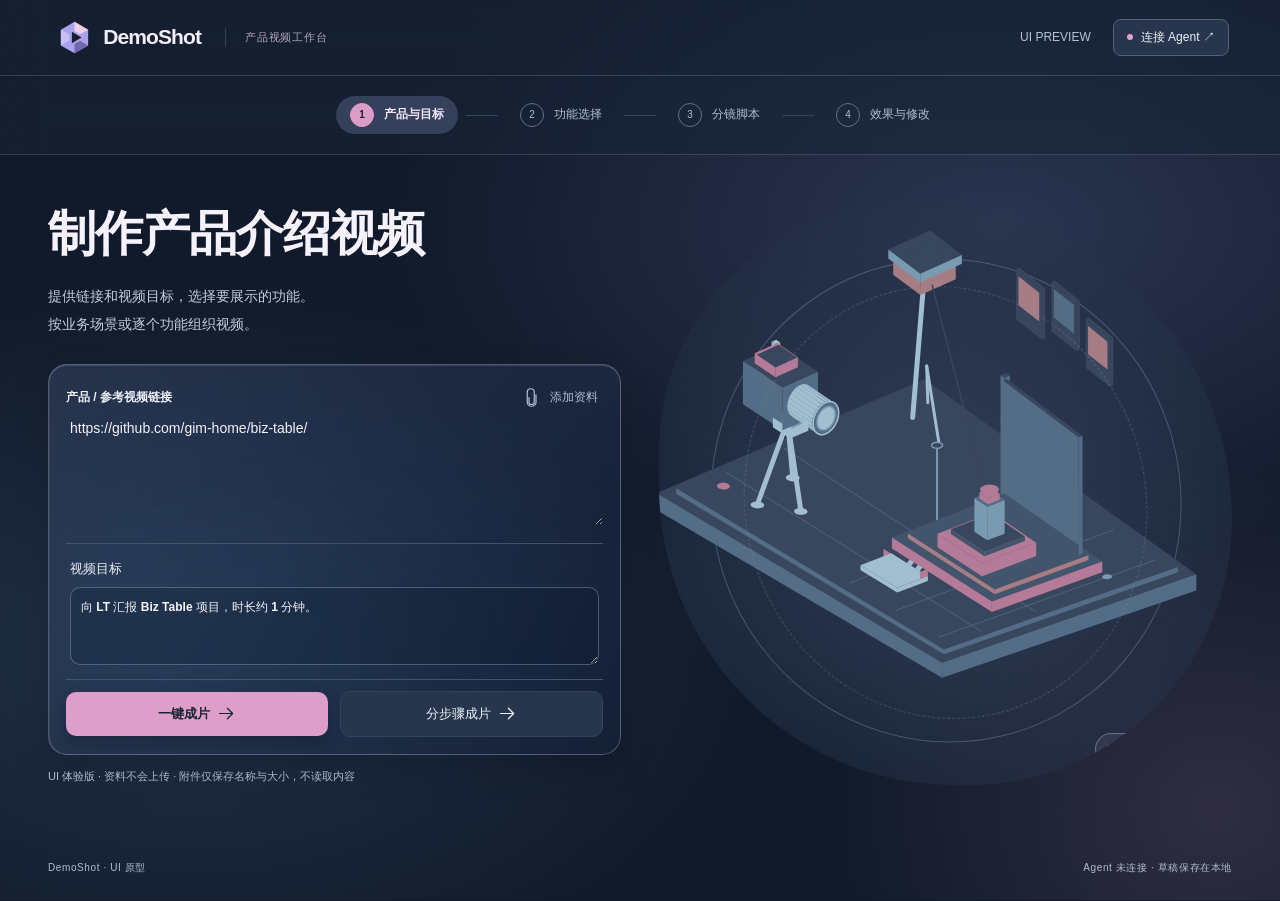
<file: product-video/productshot-ui-dark/index.html>
<!doctype html>
<html lang="zh-CN" data-variant="spatial">
<head>
  <meta charset="utf-8">
  <meta name="viewport" content="width=device-width, initial-scale=1">
  <meta name="color-scheme" content="light">
  <title>DemoShot · 立体影像工作室</title>
  <link rel="stylesheet" href="./style.css">
  <link rel="stylesheet" href="./spatial.css">
  <script src="./app.js" defer></script>
  <script src="./spatial.js" defer></script>
</head>
<body>
  <div id="app"></div>
  <section class="spatial-stage" aria-label="装饰插画：原创微缩产品视频工作室，非产品画面或分析结果">
    <canvas id="spatial-canvas" role="img" aria-label="动态三维微缩摄影棚，包含摄影机、布景台、灯光和分镜卡；仅为装饰"></canvas>
    <div class="spatial-stage-footer"><span id="spatial-status" role="status" hidden></span><button type="button" id="spatial-motion" aria-pressed="false">暂停动态</button></div>
  </section>
  <div id="notice" role="status" aria-live="polite"></div>
  <dialog id="connection">
    <button class="icon-button close-dialog" data-action="close-dialog" aria-label="关闭">×</button>
    <h2>连接 Agent</h2>
    <p>当前为 UI 原型，暂不支持登录、连接或发送消息。</p>
    <div class="connection-option"><strong>VS Code / Copilot</strong><span class="pill lavender">计划接入</span></div>
    <div class="connection-option"><strong>其他 MCP 客户端</strong><span class="pill">计划接入</span></div>
    <p class="muted small">示例模式不会调用模型、上传资料或产生费用。</p>
    <button class="primary" data-action="close-dialog">返回</button>
  </dialog>
</body>
</html>
</file>
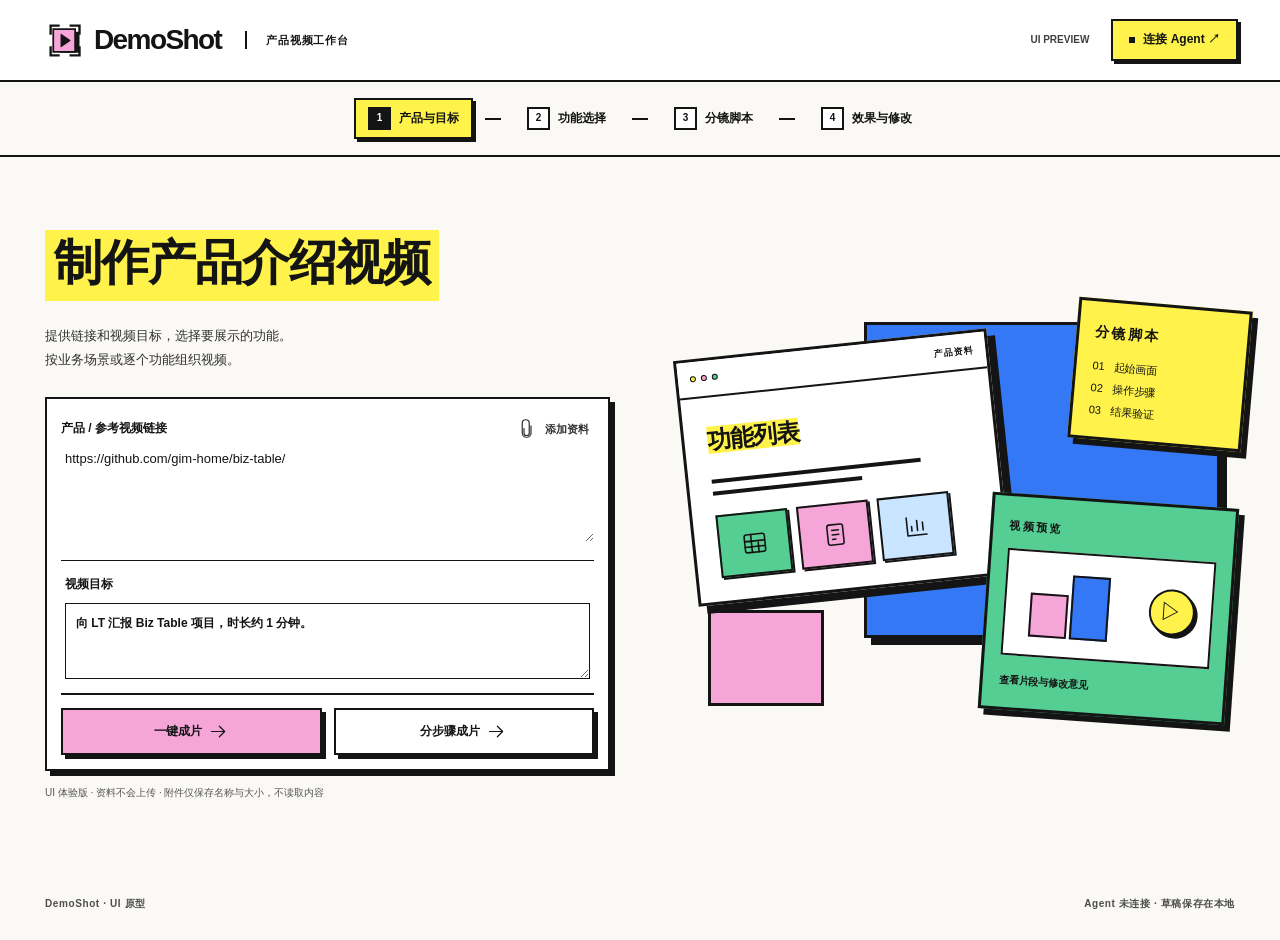
<file: product-video/productshot-ui-light/index.html>
<!doctype html>
<html lang="zh-CN" data-variant="neo">
<head>
  <meta charset="utf-8">
  <meta name="viewport" content="width=device-width, initial-scale=1">
  <meta name="color-scheme" content="light">
  <title>DemoShot · 产品视频工作台</title>
  <link rel="stylesheet" href="./style.css">
  <link rel="stylesheet" href="./neo.css">
  <script src="./app.js" defer></script>
</head>
<body>
  <div id="app"></div>
  <div id="notice" role="status" aria-live="polite"></div>
  <dialog id="connection">
    <button class="icon-button close-dialog" data-action="close-dialog" aria-label="关闭">×</button>
    <h2>连接 Agent</h2>
    <p>当前为 UI 原型，暂不支持登录、连接或发送消息。</p>
    <div class="connection-option"><strong>VS Code / Copilot</strong><span class="pill lavender">计划接入</span></div>
    <div class="connection-option"><strong>其他 MCP 客户端</strong><span class="pill">计划接入</span></div>
    <p class="muted small">示例模式不会调用模型、上传资料或产生费用。</p>
    <button class="primary" data-action="close-dialog">返回</button>
  </dialog>
</body>
</html>
</file>
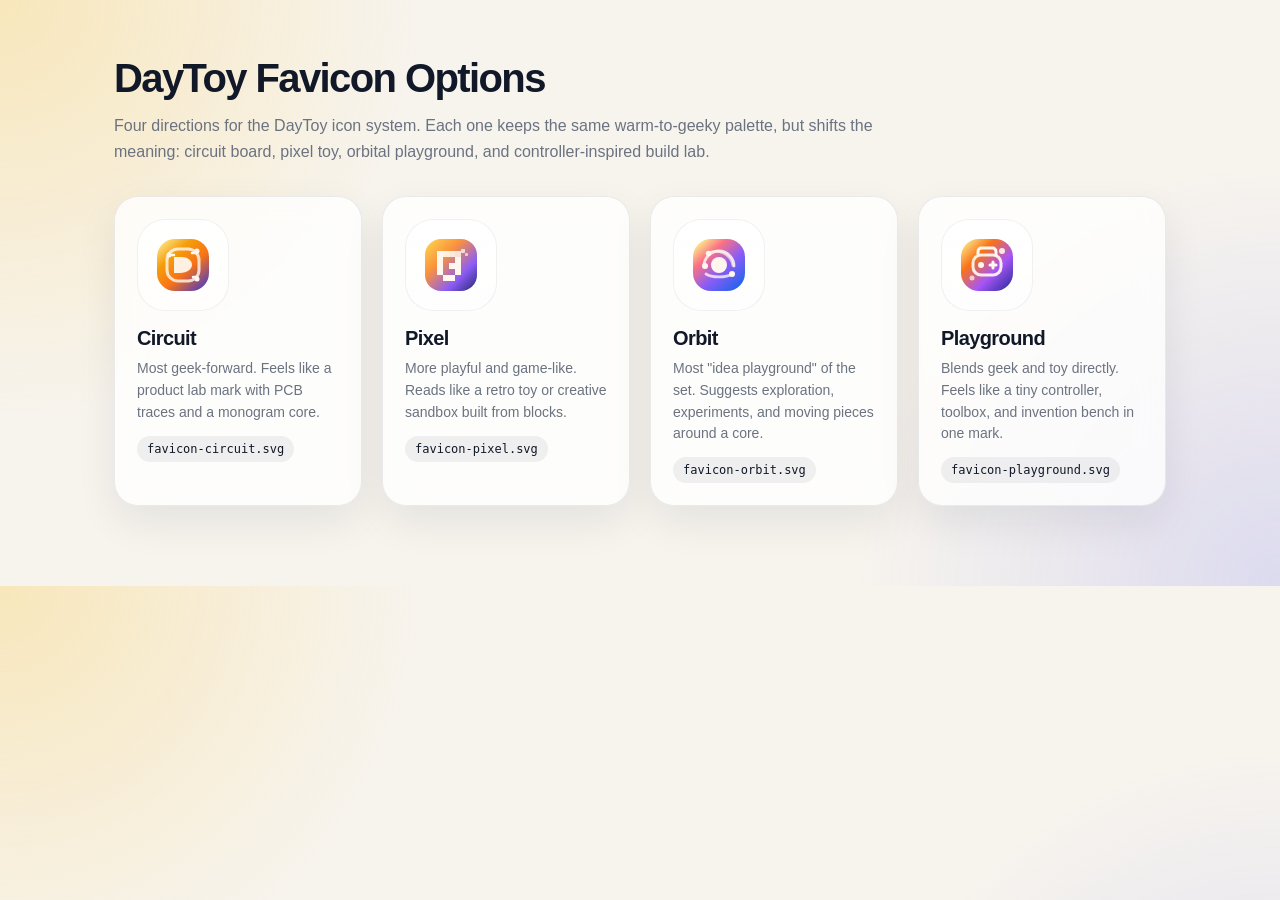
<file: favicon-options/preview.html>
<!DOCTYPE html>
<html lang="en">
<head>
  <meta charset="UTF-8" />
  <meta name="viewport" content="width=device-width, initial-scale=1.0" />
  <title>DayToy Favicon Options</title>
  <style>
    :root {
      --bg: #f7f4ee;
      --card: rgba(255, 255, 255, 0.78);
      --border: rgba(17, 24, 39, 0.08);
      --text: #111827;
      --muted: #6b7280;
    }
    * { box-sizing: border-box; }
    body {
      margin: 0;
      font-family: "Segoe UI", Arial, sans-serif;
      background:
        radial-gradient(circle at top left, rgba(251, 191, 36, 0.25), transparent 30%),
        radial-gradient(circle at bottom right, rgba(99, 102, 241, 0.18), transparent 30%),
        var(--bg);
      color: var(--text);
    }
    .wrap {
      max-width: 1100px;
      margin: 0 auto;
      padding: 56px 24px 80px;
    }
    h1 {
      margin: 0 0 12px;
      font-size: 40px;
      letter-spacing: -0.04em;
    }
    p.lead {
      margin: 0 0 32px;
      color: var(--muted);
      max-width: 760px;
      line-height: 1.6;
    }
    .grid {
      display: grid;
      grid-template-columns: repeat(auto-fit, minmax(220px, 1fr));
      gap: 20px;
    }
    .card {
      background: var(--card);
      border: 1px solid var(--border);
      border-radius: 24px;
      padding: 22px;
      backdrop-filter: blur(14px);
      box-shadow: 0 16px 40px rgba(17, 24, 39, 0.08);
    }
    .icon-frame {
      width: 92px;
      height: 92px;
      border-radius: 28px;
      background: linear-gradient(180deg, rgba(255,255,255,0.9), rgba(255,255,255,0.55));
      border: 1px solid rgba(17,24,39,0.06);
      display: grid;
      place-items: center;
      margin-bottom: 16px;
    }
    .icon-frame img {
      width: 64px;
      height: 64px;
      image-rendering: auto;
    }
    .name {
      font-size: 20px;
      font-weight: 700;
      margin-bottom: 8px;
      letter-spacing: -0.03em;
    }
    .desc {
      color: var(--muted);
      line-height: 1.55;
      font-size: 14px;
      min-height: 66px;
    }
    code {
      display: inline-block;
      margin-top: 12px;
      padding: 6px 10px;
      border-radius: 999px;
      background: rgba(17, 24, 39, 0.06);
      font-size: 12px;
    }
  </style>
</head>
<body>
  <div class="wrap">
    <h1>DayToy Favicon Options</h1>
    <p class="lead">
      Four directions for the DayToy icon system. Each one keeps the same warm-to-geeky palette,
      but shifts the meaning: circuit board, pixel toy, orbital playground, and controller-inspired build lab.
    </p>

    <div class="grid">
      <section class="card">
        <div class="icon-frame"><img src="./favicon-circuit.svg" alt="Circuit favicon" /></div>
        <div class="name">Circuit</div>
        <div class="desc">Most geek-forward. Feels like a product lab mark with PCB traces and a monogram core.</div>
        <code>favicon-circuit.svg</code>
      </section>

      <section class="card">
        <div class="icon-frame"><img src="./favicon-pixel.svg" alt="Pixel favicon" /></div>
        <div class="name">Pixel</div>
        <div class="desc">More playful and game-like. Reads like a retro toy or creative sandbox built from blocks.</div>
        <code>favicon-pixel.svg</code>
      </section>

      <section class="card">
        <div class="icon-frame"><img src="./favicon-orbit.svg" alt="Orbit favicon" /></div>
        <div class="name">Orbit</div>
        <div class="desc">Most "idea playground" of the set. Suggests exploration, experiments, and moving pieces around a core.</div>
        <code>favicon-orbit.svg</code>
      </section>

      <section class="card">
        <div class="icon-frame"><img src="./favicon-playground.svg" alt="Playground favicon" /></div>
        <div class="name">Playground</div>
        <div class="desc">Blends geek and toy directly. Feels like a tiny controller, toolbox, and invention bench in one mark.</div>
        <code>favicon-playground.svg</code>
      </section>
    </div>
  </div>
</body>
</html>
</file>
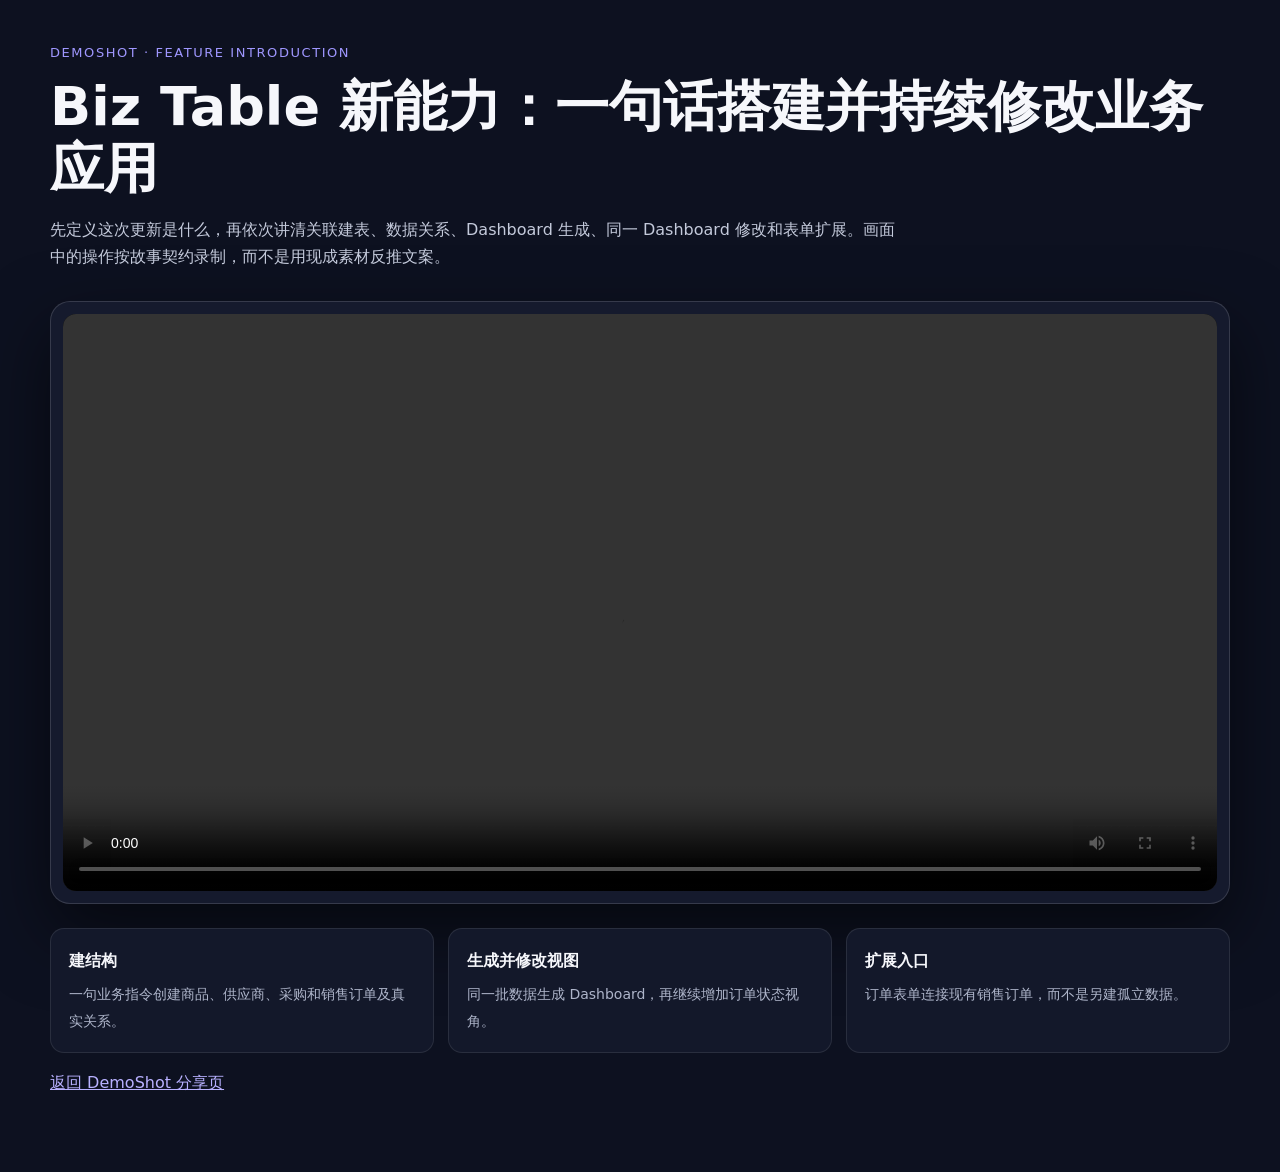
<file: product-video/feature-story.html>
<!doctype html>
<html lang="zh-CN">
<head>
  <meta charset="utf-8">
  <meta name="viewport" content="width=device-width,initial-scale=1">
  <title>DemoShot · Biz Table 功能介绍版</title>
  <style>
    *{box-sizing:border-box}body{margin:0;background:#0d1120;color:#f6f7fb;font:16px/1.7 system-ui,"Microsoft YaHei",sans-serif}main{width:min(1180px,calc(100% - 32px));margin:auto;padding:42px 0 60px}.eyebrow{color:#9f97ff;font-size:13px;letter-spacing:.12em}h1{font-size:clamp(30px,5vw,54px);line-height:1.15;margin:12px 0 16px}p{color:#c4cadb;max-width:850px}.video{margin-top:30px;padding:12px;border:1px solid #ffffff24;border-radius:20px;background:#151a2d;box-shadow:0 28px 70px #0008}video{display:block;width:100%;border-radius:13px;background:#000}.notes{display:grid;grid-template-columns:repeat(3,1fr);gap:14px;margin-top:24px}.notes article{padding:18px;border:1px solid #ffffff18;border-radius:14px;background:#13182a}.notes b{display:block;margin-bottom:6px}.notes span{color:#aeb5ca;font-size:14px}a{color:#b8b1ff}@media(max-width:760px){.notes{grid-template-columns:1fr}main{padding-top:24px}}
  </style>
</head>
<body><main>
  <div class="eyebrow">DEMOSHOT · FEATURE INTRODUCTION</div>
  <h1>Biz Table 新能力：一句话搭建并持续修改业务应用</h1>
  <p>先定义这次更新是什么，再依次讲清关联建表、数据关系、Dashboard 生成、同一 Dashboard 修改和表单扩展。画面中的操作按故事契约录制，而不是用现成素材反推文案。</p>
  <div class="video"><video controls preload="metadata" playsinline src="output/productshot-feature-story-first.mp4"></video></div>
  <section class="notes">
    <article><b>建结构</b><span>一句业务指令创建商品、供应商、采购和销售订单及真实关系。</span></article>
    <article><b>生成并修改视图</b><span>同一批数据生成 Dashboard，再继续增加订单状态视角。</span></article>
    <article><b>扩展入口</b><span>订单表单连接现有销售订单，而不是另建孤立数据。</span></article>
  </section>
  <p><a href="./">返回 DemoShot 分享页</a></p>
</main></body></html>
</file>
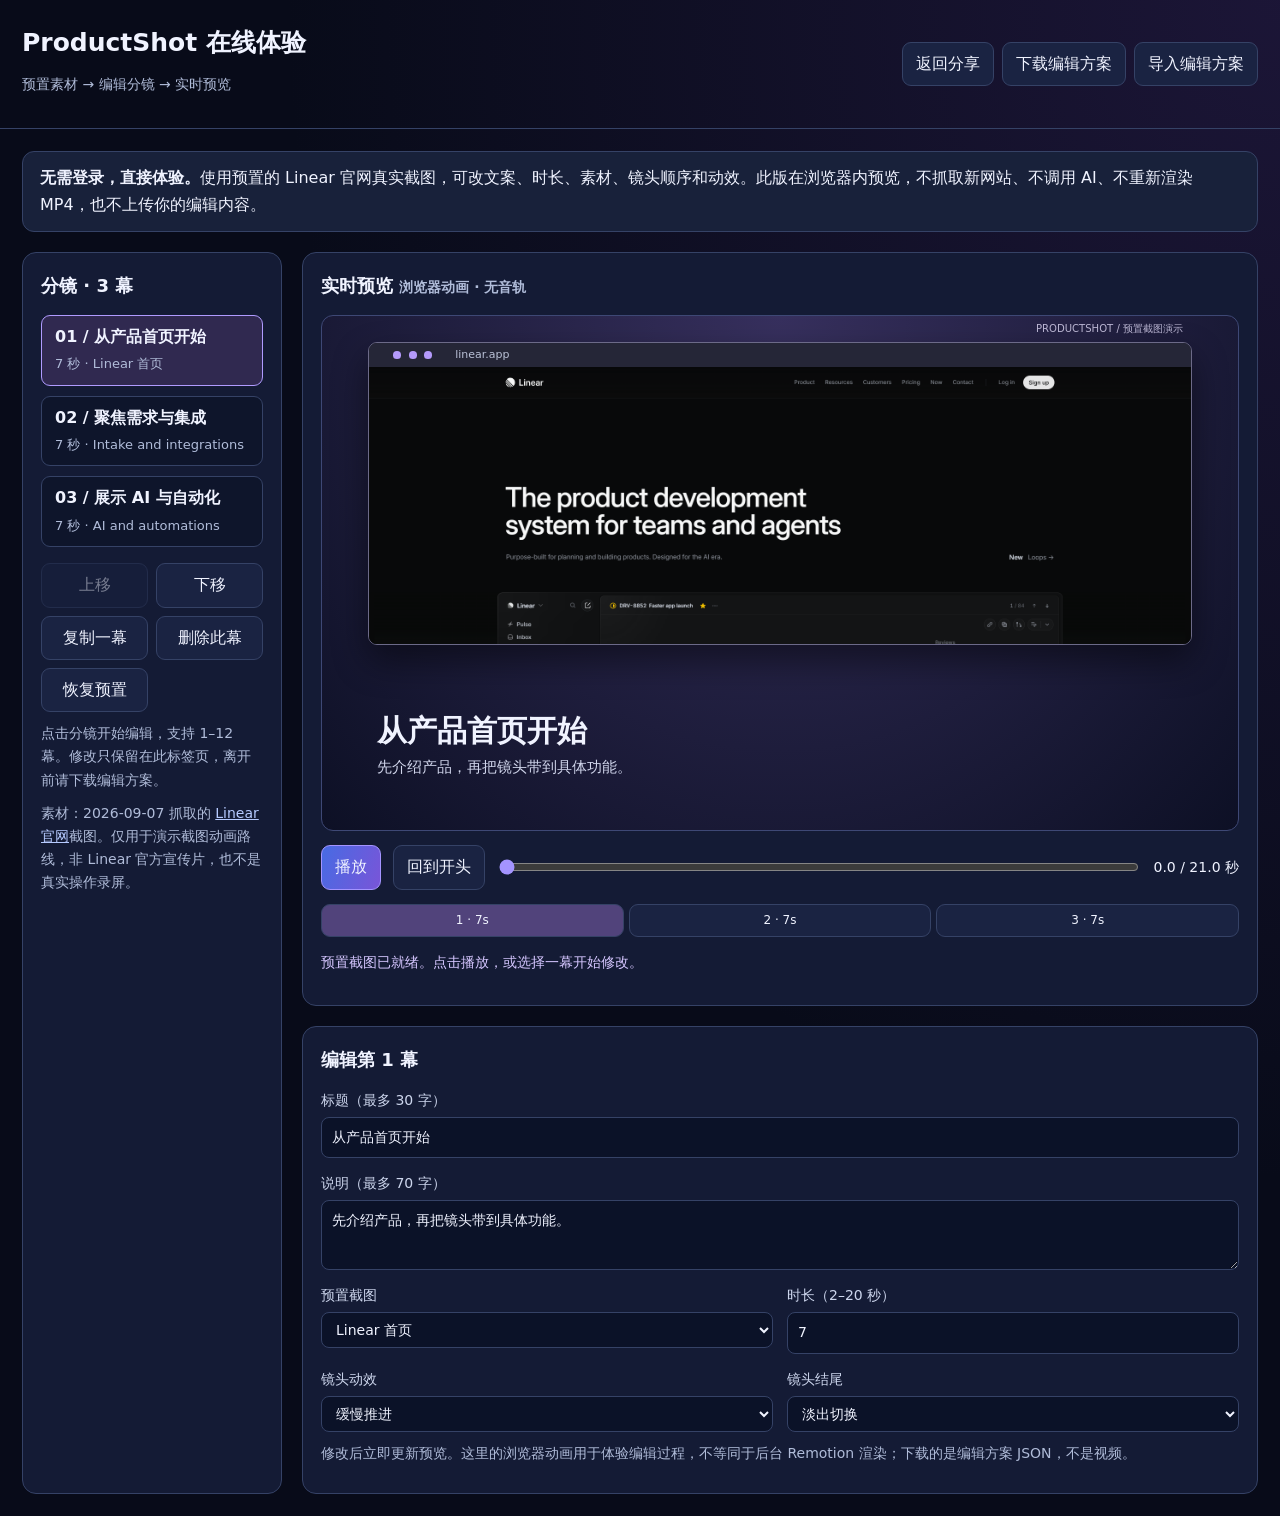
<file: product-video/productshot-demo.html>
<!doctype html>
<html lang="zh-CN">
<head>
  <meta charset="utf-8">
  <meta name="viewport" content="width=device-width, initial-scale=1">
  <meta name="color-scheme" content="dark">
  <title>ProductShot 在线体验 · 分镜编辑与预览</title>
  <style>
    :root{color-scheme:dark;--bg:#080b19;--panel:#141b35;--line:#354266;--ink:#f0f3ff;--muted:#b0bcd9;--accent:#a494ff}
    *{box-sizing:border-box}body{margin:0;background:radial-gradient(ellipse at top right,#39256366,transparent 55%),var(--bg);color:var(--ink);font:16px/1.65 system-ui,-apple-system,"Segoe UI","Microsoft YaHei",sans-serif}
    a{color:#b6caff}button,input,textarea,select{font:inherit}button,.button{display:inline-flex;align-items:center;justify-content:center;gap:6px;border:1px solid var(--line);background:#1a2342;color:var(--ink);border-radius:9px;padding:8px 13px;cursor:pointer;text-decoration:none}
    button:hover,.button:hover{border-color:var(--accent)}button:disabled{opacity:.45;cursor:not-allowed}.primary{background:linear-gradient(110deg,#476be3,#7955d8);border-color:#a494ff}button:focus-visible,a:focus-visible,input:focus-visible,textarea:focus-visible,select:focus-visible{outline:2px solid #bcabff;outline-offset:3px}
    header,main{max-width:1440px;margin:auto;padding:22px}header{display:flex;justify-content:space-between;align-items:center;gap:18px;flex-wrap:wrap;border-bottom:1px solid var(--line)}h1{font-size:25px;margin:0}h2{font-size:18px;margin:0 0 14px}p{margin:10px 0}.muted{color:var(--muted);font-size:14px}.actions{display:flex;gap:8px;align-items:center;flex-wrap:wrap}
    .notice{border:1px solid var(--line);background:#18213a;padding:13px 17px;border-radius:12px;margin-bottom:20px}.workspace{display:grid;grid-template-columns:260px minmax(0,1fr);gap:20px}.panel{border:1px solid var(--line);background:var(--panel);padding:18px;border-radius:14px;min-width:0}.scene-list{list-style:none;padding:0;margin:0 0 16px;display:grid;gap:10px}.scene-button{width:100%;display:block;text-align:left;background:#0e152b}.scene-button[aria-current="true"]{border-color:#b09bff;background:#302950}.scene-button strong{display:block;overflow-wrap:anywhere}.scene-button span{font-size:13px;color:var(--muted)}.sidebar-actions{display:grid;grid-template-columns:1fr 1fr;gap:8px}
    .stage{position:relative;aspect-ratio:16/9;overflow:hidden;border:1px solid #3e4875;border-radius:12px;background:radial-gradient(ellipse at top,#37305e,#0d1025);isolation:isolate;container-type:inline-size}
    .browser{position:absolute;inset:5% 5% 36%;border:1px solid #6c6a88;border-radius:9px;overflow:hidden;background:#13151e;box-shadow:0 16px 35px #0007}.browser-bar{height:8%;background:#252637;display:flex;align-items:center;padding:0 3%;gap:1%;font-size:1.2cqw;color:#bcc3d9}.dot{width:1%;aspect-ratio:1;border-radius:50%;background:#b49afb}.browser-url{margin-left:2%}.image-window{position:relative;height:92%;overflow:hidden;background:#15171f}.image-window img{width:100%;height:100%;object-fit:cover;object-position:top;transform-origin:center;display:block}
    .overlay{position:absolute;left:6%;right:6%;bottom:3%;height:27%;display:flex;flex-direction:column;justify-content:center}.overlay h3{font-size:3.3cqw;line-height:1.2;margin:0 0 1%;overflow-wrap:anywhere}.overlay p{font-size:1.65cqw;line-height:1.35;color:#d0d5eb;margin:0;overflow-wrap:anywhere}.stage-label{position:absolute;right:6%;top:1%;font-size:1.1cqw;color:#bdb8d5}.transport{display:flex;align-items:center;gap:12px;margin-top:14px;flex-wrap:wrap}.transport input{flex:1;min-width:90px;accent-color:var(--accent)}output{font-variant-numeric:tabular-nums;font-size:14px}
    .timeline{display:flex;gap:5px;margin:14px 0}.timeline button{min-width:0;padding:6px 2px;font-size:12px;overflow:hidden;white-space:nowrap}.timeline button[aria-current="true"]{background:#51437b}
    .editor{margin-top:20px}.fields{display:grid;grid-template-columns:1fr 1fr;gap:14px}label{display:block;font-size:14px;color:#cdd6ed}label input,label textarea,label select{display:block;width:100%;margin-top:5px;border:1px solid var(--line);background:#0b1228;color:var(--ink);padding:8px 10px;border-radius:8px}textarea{resize:vertical;min-height:70px}.wide{grid-column:1/-1}#status{min-height:26px;color:#d5c6ff;font-size:14px}#status.error{color:#ffb3bb}[hidden]{display:none!important}
    @media(max-width:900px){.workspace{grid-template-columns:1fr}.scene-list{grid-template-columns:repeat(3,minmax(0,1fr))}.sidebar-actions{display:flex;flex-wrap:wrap}}
    @media(max-width:520px){header,main{padding:14px}h1{font-size:22px}.panel{padding:12px}.scene-list{grid-template-columns:1fr}.fields{grid-template-columns:1fr}.wide{grid-column:auto}.transport{gap:8px}.stage{border-radius:8px}}
  </style>
</head>
<body>
  <header>
    <div><h1>ProductShot 在线体验</h1><p class="muted">预置素材 → 编辑分镜 → 实时预览</p></div>
    <div class="actions">
      <a class="button" href="./#remotion" id="back-link">返回分享</a>
      <button type="button" id="save">下载编辑方案</button>
      <button type="button" id="import">导入编辑方案</button>
      <input type="file" id="project-file" accept=".json,application/json" hidden>
    </div>
  </header>
  <main>
    <div class="notice"><strong>无需登录，直接体验。</strong>使用预置的 Linear 官网真实截图，可改文案、时长、素材、镜头顺序和动效。此版在浏览器内预览，不抓取新网站、不调用 AI、不重新渲染 MP4，也不上传你的编辑内容。</div>
    <div class="workspace">
      <aside class="panel" aria-label="分镜管理">
        <h2>分镜 <span id="scene-count"></span></h2>
        <ol class="scene-list" id="scene-list"></ol>
        <div class="sidebar-actions">
          <button type="button" id="move-up">上移</button>
          <button type="button" id="move-down">下移</button>
          <button type="button" id="duplicate">复制一幕</button>
          <button type="button" id="remove">删除此幕</button>
          <button type="button" id="reset">恢复预置</button>
        </div>
        <p class="muted">点击分镜开始编辑，支持 1–12 幕。修改只保留在此标签页，离开前请下载编辑方案。</p>
        <p class="muted">素材：2026-09-07 抓取的 <a href="https://linear.app/" target="_blank" rel="noopener noreferrer">Linear 官网</a>截图。仅用于演示截图动画路线，非 Linear 官方宣传片，也不是真实操作录屏。</p>
      </aside>
      <div>
        <section class="panel" aria-label="实时预览">
          <h2>实时预览 <span class="muted">浏览器动画 · 无音轨</span></h2>
          <div class="stage" id="stage">
            <span class="stage-label">PRODUCTSHOT / 预置截图演示</span>
            <div class="browser" id="browser-frame">
              <div class="browser-bar"><i class="dot"></i><i class="dot"></i><i class="dot"></i><span class="browser-url">linear.app</span></div>
              <div class="image-window"><img id="preview-image" alt="Linear 官网预置截图" src="output/linear-real-capture/viewport.png"></div>
            </div>
            <div class="overlay" id="overlay"><h3 id="preview-title"></h3><p id="preview-subtitle"></p></div>
          </div>
          <div class="transport">
            <button type="button" id="play" class="primary" disabled>播放</button>
            <button type="button" id="restart">回到开头</button>
            <input type="range" id="seek" min="0" max="21" step="0.01" value="0" aria-label="预览时间">
            <output id="time">0.0 / 21.0 秒</output>
          </div>
          <div class="timeline" id="timeline" aria-label="分镜时间线"></div>
          <p id="status" role="status">正在加载预置截图…</p>
        </section>
        <section class="panel editor" aria-labelledby="editor-title">
          <h2 id="editor-title">编辑当前分镜</h2>
          <form id="editor" class="fields">
            <label class="wide">标题（最多 30 字）<input id="title" maxlength="30" required></label>
            <label class="wide">说明（最多 70 字）<textarea id="subtitle" maxlength="70" rows="2"></textarea></label>
            <label>预置截图<select id="asset"><option value="home">Linear 首页</option><option value="intake">Intake and integrations</option><option value="agents">AI and automations</option></select></label>
            <label>时长（2–20 秒）<input id="duration" type="number" min="2" max="20" step="0.5" required></label>
            <label>镜头动效<select id="motion"><option value="still">静态展示</option><option value="zoom">缓慢推进</option><option value="pan">轻微平移</option></select></label>
            <label>镜头结尾<select id="transition"><option value="cut">直接切换</option><option value="fade">淡出切换</option></select></label>
          </form>
          <p class="muted">修改后立即更新预览。这里的浏览器动画用于体验编辑过程，不等同于后台 Remotion 渲染；下载的是编辑方案 JSON，不是视频。</p>
        </section>
      </div>
    </div>
  </main>
  <script>
    (() => {
      const $ = id => document.getElementById(id);
      const assets = {
        home: { src: 'output/linear-real-capture/viewport.png', name: 'Linear 首页' },
        intake: { src: 'output/linear-real-capture/section-0.png', name: 'Intake and integrations' },
        agents: { src: 'output/linear-real-capture/section-1.png', name: 'AI and automations' },
      };
      const preset = [
        { title: '从产品首页开始', subtitle: '先介绍产品，再把镜头带到具体功能。', asset: 'home', duration: 7, motion: 'zoom', transition: 'fade' },
        { title: '聚焦需求与集成', subtitle: '选取真实网页中的一个重点，不必展示整个屏幕。', asset: 'intake', duration: 7, motion: 'still', transition: 'fade' },
        { title: '展示 AI 与自动化', subtitle: '用文案和镜头节奏，把不同功能串成一段介绍。', asset: 'agents', duration: 7, motion: 'pan', transition: 'fade' },
      ];
      let scenes = structuredClone(preset);
      let selected = 0;
      let time = 0;
      let playing = false;
      let animation = 0;
      let lastFrame = 0;
      const fields = ['title', 'subtitle', 'asset', 'duration', 'motion', 'transition'];
      const total = () => scenes.reduce((sum, scene) => sum + scene.duration, 0);
      const startOf = index => scenes.slice(0, index).reduce((sum, scene) => sum + scene.duration, 0);
      const status = (message, error = false) => {
        $('status').textContent = message;
        $('status').classList.toggle('error', error);
      };
      if (['127.0.0.1', 'localhost', '[::1]'].includes(location.hostname)) $('back-link').href = 'talk.html#remotion';

      function pause() {
        playing = false;
        cancelAnimationFrame(animation);
        $('play').textContent = '播放';
      }

      function renderList() {
        $('scene-list').replaceChildren();
        $('timeline').replaceChildren();
        scenes.forEach((scene, index) => {
          const item = document.createElement('li');
          const button = document.createElement('button');
          button.type = 'button';
          button.className = 'scene-button';
          button.setAttribute('aria-current', String(index === selected));
          const title = document.createElement('strong');
          title.textContent = `${String(index + 1).padStart(2, '0')} / ${scene.title}`;
          const detail = document.createElement('span');
          detail.textContent = `${scene.duration} 秒 · ${assets[scene.asset].name}`;
          button.append(title, detail);
          button.addEventListener('click', () => select(index));
          item.append(button);
          $('scene-list').append(item);
          const segment = document.createElement('button');
          segment.type = 'button';
          segment.textContent = `${index + 1} · ${scene.duration}s`;
          segment.title = scene.title;
          segment.style.flex = String(scene.duration);
          segment.setAttribute('aria-label', `跳到第 ${index + 1} 幕：${scene.title}`);
          segment.setAttribute('aria-current', String(index === selected));
          segment.addEventListener('click', () => select(index));
          $('timeline').append(segment);
        });
        $('scene-count').textContent = `· ${scenes.length} 幕`;
        $('move-up').disabled = selected === 0;
        $('move-down').disabled = selected === scenes.length - 1;
        $('duplicate').disabled = scenes.length >= 12;
        $('remove').disabled = scenes.length <= 1;
        $('seek').max = String(total());
      }

      function renderEditor() {
        fields.forEach(key => { $(key).value = scenes[selected][key]; });
        $('title').setCustomValidity('');
        $('editor-title').textContent = `编辑第 ${selected + 1} 幕`;
      }

      function draw() {
        let index = 0;
        let offset = 0;
        while (index < scenes.length - 1 && time >= offset + scenes[index].duration) {
          offset += scenes[index].duration;
          index++;
        }
        if (selected !== index) {
          selected = index;
          renderList();
          renderEditor();
        }
        const scene = scenes[index];
        const localTime = Math.max(0, Math.min(scene.duration, time - offset));
        const progress = localTime / scene.duration;
        const image = $('preview-image');
        if (image.getAttribute('src') !== assets[scene.asset].src) image.src = assets[scene.asset].src;
        image.alt = assets[scene.asset].name + ' · 预置官网截图';
        image.style.transform = scene.motion === 'zoom'
          ? `scale(${1 + progress * 0.12})`
          : scene.motion === 'pan' ? `translateY(${2 - progress * 4}%) scale(1.1)` : 'none';
        const opacity = scene.transition === 'fade' ? Math.min(1, (scene.duration - localTime) / 0.35) : 1;
        $('browser-frame').style.opacity = String(opacity);
        $('overlay').style.opacity = String(opacity);
        $('preview-title').textContent = scene.title;
        $('preview-subtitle').textContent = scene.subtitle;
        $('seek').value = String(time);
        $('time').textContent = `${time.toFixed(1)} / ${total().toFixed(1)} 秒`;
      }

      function select(index) {
        pause();
        selected = index;
        time = startOf(index);
        renderList();
        renderEditor();
        draw();
      }

      function tick(now) {
        if (!playing) return;
        time = Math.min(total(), time + (now - lastFrame) / 1000);
        lastFrame = now;
        draw();
        if (time >= total()) {
          pause();
          status('预览结束。可以修改分镜，或回到开头重新播放。');
        } else animation = requestAnimationFrame(tick);
      }

      $('play').addEventListener('click', () => {
        if (playing) { pause(); return; }
        if (!$('editor').reportValidity()) return;
        if (time >= total()) time = 0;
        playing = true;
        lastFrame = performance.now();
        $('play').textContent = '暂停';
        status('正在播放浏览器预览；未调用后台渲染。');
        animation = requestAnimationFrame(tick);
      });
      $('restart').addEventListener('click', () => select(0));
      $('seek').addEventListener('input', () => {
        pause();
        time = Number($('seek').value);
        draw();
      });
      $('editor').addEventListener('submit', event => event.preventDefault());
      fields.forEach(key => $(key).addEventListener('input', () => {
        pause();
        if (key === 'title') $(key).setCustomValidity($(key).value.trim() ? '' : '标题不能为空。');
        if (!$(key).validity.valid || (key === 'title' && !$(key).value.trim())) {
          status(key === 'duration' ? '时长需要是 2–20 秒，步长 0.5 秒；预览仍保留上次有效值。' : '请填写有效的标题；预览仍保留上次有效值。', true);
          return;
        }
        scenes[selected][key] = key === 'duration' ? Number($(key).value) : $(key).value;
        time = startOf(selected);
        renderList();
        draw();
        status('修改已更新到预览。请下载编辑方案保存。');
      }));
      function move(direction) {
        const destination = selected + direction;
        [scenes[selected], scenes[destination]] = [scenes[destination], scenes[selected]];
        select(destination);
        status('镜头顺序已更新，预览时间线同步调整。');
      }
      $('move-up').addEventListener('click', () => move(-1));
      $('move-down').addEventListener('click', () => move(1));
      $('duplicate').addEventListener('click', () => {
        scenes.splice(selected + 1, 0, structuredClone(scenes[selected]));
        select(selected + 1);
        status('已复制一幕，可单独修改。');
      });
      $('remove').addEventListener('click', () => {
        scenes.splice(selected, 1);
        select(Math.min(selected, scenes.length - 1));
        status('已删除当前分镜，时间线同步调整。');
      });
      $('reset').addEventListener('click', () => {
        pause();
        if (!confirm('恢复预置三幕？未下载的修改将被替换。')) return;
        scenes = structuredClone(preset);
        select(0);
        status('已恢复预置三幕。');
      });
      $('save').addEventListener('click', () => {
        pause();
        if (!$('editor').reportValidity() || !$('title').value.trim()) {
          status('请先修正当前分镜的输入，再下载方案。', true);
          return;
        }
        const blob = new Blob([JSON.stringify({ format: 'productshot-browser-demo', version: 1, scenes }, null, 2)], { type: 'application/json' });
        const url = URL.createObjectURL(blob);
        const anchor = document.createElement('a');
        anchor.href = url;
        anchor.download = 'productshot-demo.json';
        document.body.append(anchor);
        anchor.click();
        anchor.remove();
        setTimeout(() => URL.revokeObjectURL(url), 1000);
        status('已下载编辑方案 JSON，可在此页重新导入；不是 MP4 视频。');
      });
      $('import').addEventListener('click', () => { pause(); $('project-file').click(); });
      $('project-file').addEventListener('change', async () => {
        const file = $('project-file').files[0];
        if (!file) return;
        try {
          if (file.size > 128 * 1024) throw new Error('方案文件不能超过 128 KB。');
          const project = JSON.parse(await file.text());
          if (!project || project.format !== 'productshot-browser-demo' || project.version !== 1 || !Array.isArray(project.scenes) || project.scenes.length < 1 || project.scenes.length > 12) throw new Error('请选择此体验页导出的方案，需包含 1–12 幕。');
          const imported = project.scenes.map((scene, index) => {
            if (!scene || typeof scene.title !== 'string' || !scene.title.trim() || scene.title.length > 30 || typeof scene.subtitle !== 'string' || scene.subtitle.length > 70 ||
              !Object.hasOwn(assets, scene.asset) || !Number.isFinite(scene.duration) || scene.duration < 2 || scene.duration > 20 || !Number.isInteger(scene.duration * 2) ||
              !['still', 'zoom', 'pan'].includes(scene.motion) || !['cut', 'fade'].includes(scene.transition)) throw new Error(`第 ${index + 1} 幕格式无效；只支持预置素材、有效文案与 2–20 秒时长。`);
            return Object.fromEntries(fields.map(key => [key, scene[key]]));
          });
          if (!confirm('导入此方案并替换当前分镜？未下载的修改将被替换。')) return;
          scenes = imported;
          select(0);
          status('编辑方案已导入，全部内容仅在浏览器内处理。');
        } catch (error) {
          status('导入失败：' + (error instanceof Error ? error.message : String(error)), true);
        } finally {
          $('project-file').value = '';
        }
      });
      document.addEventListener('visibilitychange', () => { if (document.hidden) pause(); });
      window.addEventListener('pagehide', pause);
      select(0);
      Promise.all(Object.values(assets).map(asset => new Promise((resolve, reject) => {
        const image = new Image();
        image.onload = resolve;
        image.onerror = () => reject(new Error(`截图加载失败：${asset.name}。请检查网络后刷新页面。`));
        image.src = asset.src;
      }))).then(() => {
        $('play').disabled = false;
        status('预置截图已就绪。点击播放，或选择一幕开始修改。');
      }).catch(error => status(error.message, true));
    })();
  </script>
</body>
</html>
</file>
<file: product-video/productshot-ui-dark/style.css>
:root{--paper:#f7f7f2;--white:#fffefa;--ink:#303d3b;--muted:#6d7773;--line:#dfe3d9;--sage:#dae4d7;--sage-dark:#425d4c;--lavender:#e4e0ee;--blue:#dfe9ed;--peach:#eee1d5;--serif:Georgia,"Songti SC","SimSun",serif}
*{box-sizing:border-box}body{margin:0;background:var(--paper);color:var(--ink);font:15px/1.65 "Segoe UI","Microsoft YaHei",sans-serif}button,input,textarea,select{font:inherit;color:inherit}button,a,input,textarea,select{-webkit-tap-highlight-color:transparent}button,a{touch-action:manipulation}button{cursor:pointer}button:disabled{opacity:.45;cursor:not-allowed}button{border:0;background:none}a{color:var(--sage-dark);text-underline-offset:4px}svg{width:21px;height:21px;flex-shrink:0;vertical-align:middle}button:focus-visible,a:focus-visible{outline:3px solid #849d99;outline-offset:4px}input:focus,textarea:focus,select:focus{outline:2px solid #95aaa1;outline-offset:1px}h1,h2,h3,p{margin:0}h1{font-size:36px;letter-spacing:-1.4px;line-height:1.35;font-weight:550}h2{font-size:24px;letter-spacing:-.6px;font-weight:550}h3{font-size:17px;font-weight:600}p{color:var(--muted)}input,textarea,select{width:100%;border:1px solid var(--line);background:#fffefa;border-radius:10px;padding:11px 13px}textarea{resize:vertical;min-height:90px;line-height:1.7}label.field{display:grid;gap:8px;font-size:13px;font-weight:550}.field+.field{margin-top:18px}.small{font-size:12px}.muted{color:var(--muted)}.eyebrow{font-size:10px;letter-spacing:2.3px;color:var(--sage-dark);font-weight:700}.pill{display:inline-flex;align-items:center;gap:6px;border-radius:20px;background:#eceee7;padding:4px 10px;font-size:11px;line-height:1.5;white-space:nowrap}.lavender{background:var(--lavender)}.sage{background:var(--sage)}.blue{background:var(--blue)}.peach{background:var(--peach)}.primary,.secondary,.text-button{display:inline-flex;align-items:center;justify-content:center;gap:12px;border-radius:10px;padding:11px 19px;font-size:13px;font-weight:550}.primary{background:var(--sage-dark);color:#fffefa;box-shadow:0 3px 0 #253c2e12}.primary:hover{background:#354e3e}.secondary{border:1px solid var(--line);background:var(--white)}.secondary:hover{background:#eeeee7}.text-button{padding:8px 0;color:var(--sage-dark)}.icon-button{display:inline-flex;align-items:center;justify-content:center;min-width:34px;min-height:34px;border:1px solid var(--line);border-radius:8px;background:var(--white)}.icon-button:hover{background:var(--sage)}.topbar{height:78px;display:flex;align-items:center;justify-content:space-between;padding:0 42px;border-bottom:1px solid var(--line);background:#fffefaab;gap:18px}.brand{display:flex;gap:11px;align-items:center;font-size:21px;font-weight:650;letter-spacing:-.8px}.brand-mark{display:grid;grid-template-columns:repeat(2,9px);gap:3px;transform:rotate(-8deg)}.brand-mark i{width:9px;height:9px;background:#71877c;border-radius:3px}.brand-mark i:nth-child(2){background:#beb4cf}.brand-mark i:nth-child(3){background:#abc4d0}.brand-mark i:nth-child(4){background:#d5bca8}.top-right{display:flex;align-items:center;gap:22px}.agent-button{display:flex;align-items:center;gap:8px;border:1px solid #cfd7cd;border-radius:8px;padding:8px 13px;background:var(--white);font-size:12px}.agent-dot{width:6px;height:6px;border-radius:50%;background:#a6ada4}.prototype-label{font-size:11px;color:var(--muted);border-left:1px solid var(--line);padding-left:19px;letter-spacing:.8px}.steps{display:flex;align-items:center;justify-content:center;gap:8px;padding:20px 25px;background:#fbfbf7;border-bottom:1px solid var(--line)}.step{display:flex;align-items:center;gap:10px;padding:7px 14px;border-radius:25px;color:var(--muted);font-size:12px;white-space:nowrap}.step .number{display:grid;place-items:center;border:1px solid #cdd4ca;border-radius:50%;width:24px;height:24px;font-size:10px}.step.active{background:var(--sage);color:#344e3e;font-weight:600}.step.active .number{background:var(--sage-dark);border-color:var(--sage-dark);color:white}.step.past .number{background:#eceee6}.step-line{width:32px;height:1px;background:var(--line)}main{max-width:1280px;margin:auto;padding:38px 48px 35px}.page-head{display:flex;align-items:flex-end;justify-content:space-between;gap:24px;margin-bottom:25px}.page-head .eyebrow{display:block;margin-bottom:8px}.page-head p{font-size:13px;margin-top:10px}.save-status{font-size:11px;white-space:nowrap;color:var(--muted)}.save-status::before{content:"";display:inline-block;width:5px;height:5px;background:#869b83;border-radius:50%;margin-right:7px}.demo-banner{background:#eeecf3;border:1px solid #dedbe7;padding:10px 15px;border-radius:9px;display:flex;align-items:center;gap:10px;font-size:12px;color:#666174;margin-bottom:22px}.demo-banner a{margin-left:auto}.page-foot{display:flex;justify-content:space-between;align-items:center;gap:20px;margin-top:28px;padding-top:22px;border-top:1px solid var(--line)}.page-foot p{font-size:12px}.page-foot>div{display:flex;align-items:center;gap:14px}.global-foot{max-width:1280px;margin:auto;padding:16px 48px 25px;display:flex;justify-content:space-between;color:#939b92;font-size:10px;letter-spacing:.6px}.home{display:grid;grid-template-columns:1.08fr 1fr;gap:60px;align-items:center;padding-top:35px;padding-bottom:45px}.home h1{font-size:51px;line-height:1.4;letter-spacing:-2px;margin:20px 0}.home h1 em{font-family:var(--serif);font-style:italic;color:#728879;font-weight:500;position:relative;white-space:nowrap}.home h1 em:after{content:"";height:9px;background:#dfe7d8;position:absolute;left:-3px;right:-6px;bottom:0;z-index:-1;transform:rotate(-2deg)}.home-description{font-size:14px;line-height:1.95;max-width:455px}.source-box{margin-top:28px;border:1px solid #d3dacd;border-radius:15px;background:var(--white);padding:17px;box-shadow:0 8px 28px #53614a06}.source-box textarea{border:0;background:transparent;resize:vertical;min-height:108px;padding:4px;font-size:14px}.source-box textarea:focus{outline:none}.source-box:focus-within{outline:2px solid #95aaa1}.source-actions{display:flex;justify-content:space-between;align-items:center;gap:12px;padding-top:11px;border-top:1px solid #eceee7}.attach{display:flex;gap:7px;align-items:center;font-size:12px;color:var(--muted);cursor:pointer;padding:5px}.attach input{display:none}.file-chips{display:flex;flex-wrap:wrap;gap:6px;margin-bottom:10px}.file-chips button{font-size:11px;background:var(--blue);padding:3px 8px;border-radius:6px;max-width:100%;overflow-wrap:anywhere}.home-meta{font-size:11px;color:var(--muted);margin-top:12px}.example-button{display:inline-flex;align-items:center;gap:9px;font-size:12px;margin-top:18px;color:var(--sage-dark);text-decoration:underline;text-underline-offset:5px}.editorial{position:relative;height:455px;isolation:isolate}.editorial:before{content:"";position:absolute;width:360px;height:360px;background:#e4e9dc;border-radius:48% 52% 61% 39%;top:48px;right:20px;z-index:-1;transform:rotate(-13deg)}.editorial:after{content:"";position:absolute;width:120px;height:120px;border:1px dashed #bbc6b4;border-radius:50%;bottom:10px;left:35px;z-index:-1}.art-window{position:absolute;top:70px;left:30px;width:370px;background:#fffefa;border:1px solid #cfd6c9;border-radius:13px;transform:rotate(-5deg);box-shadow:0 14px 28px #44523c12;overflow:hidden}.art-bar{display:flex;align-items:center;gap:5px;border-bottom:1px solid var(--line);padding:11px 15px}.art-bar i{width:5px;height:5px;border-radius:50%;background:#c5ccbd}.art-bar span{margin-left:auto;font-size:9px;letter-spacing:1px;color:#7e877b}.art-body{padding:24px}.art-lines{display:grid;gap:8px;margin:14px 0}.art-lines i{height:5px;border-radius:5px;background:#e0e5db;width:80%}.art-lines i:nth-child(2){width:57%}.art-blocks{display:flex;gap:9px}.art-blocks i{width:82px;height:70px;border-radius:8px;background:var(--sage);display:grid;place-items:center}.art-blocks i:nth-child(2){background:var(--lavender)}.art-blocks i:nth-child(3){background:var(--blue)}.art-blocks svg{width:27px;height:27px;color:#7b8879}.art-card{position:absolute;padding:16px 20px;border:1px solid #cbd3c5;border-radius:12px;background:#f7f8f0;box-shadow:0 7px 15px #53614a09}.art-card.script{right:-5px;top:22px;transform:rotate(7deg);background:var(--lavender);width:175px}.art-card.script span{display:block;font-size:12px;line-height:2}.art-card.film{bottom:35px;right:1px;background:var(--blue);transform:rotate(5deg);width:260px}.film-scene{height:100px;border:1px solid #a2b6c0;border-radius:8px;display:flex;align-items:center;justify-content:center;background:#f0f4f1;margin:8px 0;position:relative}.film-scene:before,.film-scene:after{content:"";position:absolute;border-radius:8px;bottom:18px;width:33px;background:#c9d7ce;left:42px;height:32px}.film-scene:after{left:84px;height:49px;background:#d3cee2}.film-play{margin-left:125px;border:1px solid #9aadb4;border-radius:50%;width:36px;height:36px;display:grid;place-items:center;color:#5c747e}.art-caption{position:absolute;bottom:0;left:50px;font-family:var(--serif);font-style:italic;font-size:16px;color:#7e8776;transform:rotate(-7deg)}.home-bottom{border-top:1px solid var(--line);padding-top:25px;display:grid;grid-template-columns:repeat(3,1fr);gap:45px}.home-bottom>div{display:flex;align-items:flex-start;gap:12px}.home-bottom svg{color:#7c9181;margin-top:4px}.home-bottom h3{font-size:13px}.home-bottom p{font-size:11px;margin-top:5px}.two-col{display:grid;grid-template-columns:minmax(0,1fr) 294px;gap:27px}.feature-grid{display:grid;grid-template-columns:1fr 1fr;gap:14px}.feature-card{border:1px solid var(--line);background:var(--white);padding:20px;border-radius:12px;position:relative;cursor:pointer;display:block;transition:border-color .15s,background .15s}.feature-card.selected{border-color:#93a58b;background:#f0f4ea}.feature-top{display:flex;align-items:center;justify-content:space-between;margin-bottom:16px}.feature-card input{width:17px;height:17px;accent-color:var(--sage-dark);cursor:pointer}.tile-icon{display:grid;place-items:center;width:39px;height:39px;border-radius:10px}.feature-card h3{font-size:15px;margin-bottom:7px}.feature-card p{font-size:12px;min-height:42px}.feature-card details{font-size:11px;color:var(--muted);margin-top:14px}.feature-card summary{cursor:pointer}.aside-card{background:#eeeee5;border:1px solid #dce0d3;border-radius:12px;padding:23px;height:fit-content}.aside-card h3{margin:13px 0 9px}.aside-card p{font-size:12px}.aside-card hr{border:0;border-top:1px solid #d8dccf;margin:22px 0}.aside-card .field{font-weight:400;margin-top:18px}.audience-options{display:grid;gap:8px;margin-top:17px}.audience-options button{border:1px solid #d8ddcf;padding:10px 12px;border-radius:8px;text-align:left;font-size:12px;background:#f8f8f1}.audience-options button[aria-pressed=true]{border-color:#7b927a;background:#dfe7d6}.custom-feature{margin-top:18px;padding:18px 20px;background:var(--white);border:1px dashed #cdd5c7;border-radius:12px}.section-label{display:flex;align-items:center;justify-content:space-between;margin:0 0 15px;font-size:13px}.selection-summary{margin-top:17px;display:flex;flex-wrap:wrap;gap:6px}.scenario-grid{display:grid;grid-template-columns:repeat(3,1fr);gap:16px;margin-bottom:26px}.scenario{border:1px solid var(--line);background:var(--white);border-radius:12px;padding:20px;text-align:left;position:relative}.scenario.selected{border:1px solid #8f9f86;background:#f0f4ea}.scenario-number{font-family:var(--serif);font-size:27px;color:#909e88;display:block;margin:13px 0}.scenario h3{font-size:16px}.scenario p{font-size:12px;margin-top:9px}.scenario small{display:block;margin-top:15px;font-size:10px;color:#65776a}.scenario .radio{width:16px;height:16px;border:1px solid #aeb9a8;border-radius:50%;position:absolute;right:18px;top:20px}.scenario.selected .radio{border:5px solid var(--sage-dark)}.outline-panel{display:grid;grid-template-columns:220px minmax(0,1fr);gap:30px;background:var(--white);border:1px solid var(--line);padding:26px;border-radius:13px}.outline-intro h3{font-size:22px;margin:10px 0}.outline-intro p{font-size:12px;margin-bottom:15px}.outline-rows{display:grid;gap:9px}.outline-row{display:flex;align-items:center;gap:12px;padding:10px 12px;background:#f8f8f3;border:1px solid #e6e8df;border-radius:9px}.outline-row .count{font-size:11px;color:#929d89}.outline-row input{background:transparent;border:0;padding:4px;min-width:0;font-size:13px}.row-actions{display:flex;gap:4px}.row-actions button{width:27px;height:27px;padding:0;min-width:27px;min-height:27px;font-size:12px}.outline-description{margin-top:18px}.script-layout{display:grid;grid-template-columns:220px minmax(0,1fr) 286px;gap:20px;align-items:start}.shot-list{display:grid;gap:8px}.shot-item{display:flex;align-items:center;gap:11px;border:1px solid var(--line);border-radius:10px;background:var(--white);padding:13px;text-align:left}.shot-item.selected{background:var(--sage);border-color:#a0b096}.shot-index{font-family:var(--serif);font-size:21px;color:#8e9c84}.shot-item strong{font-size:12px;font-weight:550;display:block}.shot-item small{font-size:10px;color:var(--muted)}.shot-workspace,.detail-panel{background:var(--white);border:1px solid var(--line);border-radius:12px;overflow:hidden;min-width:0}.panel-header{display:flex;justify-content:space-between;align-items:center;padding:16px 19px;border-bottom:1px solid var(--line);gap:8px;font-size:12px}.screen{background:#edf0e8;aspect-ratio:16/10;display:grid;place-items:center;padding:16px;overflow:hidden}.screen img{width:100%;height:100%;object-fit:contain;box-shadow:0 3px 15px #24372d0d}.media-empty{padding:25px;text-align:center;color:#879381;font-size:12px}.media-empty svg{display:block;margin:0 auto 12px}.shot-copy{padding:21px}.shot-copy h3{font-size:21px;margin-bottom:8px}.shot-copy p{font-size:12px}.shot-copy .field{margin-top:18px}.beats{display:flex;gap:7px;align-items:center;font-size:10px;margin-top:18px;color:#7a8777;flex-wrap:wrap}.beats span{padding:4px 8px;background:#f0f1e9;border-radius:5px}.detail-fields{padding:18px}.detail-fields .field{font-size:11px;gap:6px}.detail-fields textarea{font-size:12px;min-height:77px}.detail-panel details{margin:0 18px 18px;font-size:12px}.detail-panel summary{cursor:pointer}.review-layout{display:grid;grid-template-columns:minmax(0,1fr) 305px;gap:26px}.video-wrap{border-radius:12px;overflow:hidden;background:#e5eae1;position:relative;border:1px solid var(--line);aspect-ratio:16/9}.video-wrap video{width:100%;height:100%;display:block;background:#e8ece4}.video-meta{display:flex;align-items:center;justify-content:space-between;margin:13px 0 21px;gap:15px;font-size:11px;color:var(--muted)}.clips{display:grid;grid-template-columns:repeat(6,minmax(0,1fr));gap:8px}.clip{padding:0;text-align:left;border:1px solid var(--line);border-radius:8px;background:var(--white);overflow:hidden}.clip.active{outline:2px solid #7f9376;outline-offset:2px}.clip-thumb{aspect-ratio:16/10;background:#e3e9de;position:relative}.clip-thumb img{width:100%;height:100%;object-fit:cover}.clip span{display:block;padding:7px 6px;font-size:10px;line-height:1.4}.clip small{font-size:9px;color:var(--muted)}.review-note{border:1px solid var(--line);background:var(--white);border-radius:12px;padding:22px}.review-note h3{font-size:19px;margin:11px 0 7px}.review-note p{font-size:12px}.review-note .field{margin-top:18px;font-size:12px}.review-note .primary{width:100%;margin-top:16px}.feedback-list{display:grid;gap:9px;margin-top:20px}.feedback-item{padding:12px;background:#f0eee7;border-radius:8px;font-size:12px;overflow-wrap:anywhere}.feedback-item .pill{font-size:9px}.feedback-item p{margin:6px 0;color:#515c54}.feedback-item button{font-size:11px;color:#77705f;text-decoration:underline}.review-boundary{margin-top:20px;padding:14px 18px;background:#edf0e7;border-radius:10px;font-size:11px;color:var(--muted)}.empty-panel{text-align:center;padding:65px 25px;background:var(--white);border:1px dashed #ccd6c7;border-radius:13px}.empty-panel h2{margin-bottom:13px}.empty-panel p{max-width:510px;margin:0 auto 20px}.empty-panel .tile-icon{margin:0 auto 20px}.hint{padding:10px 13px;border-radius:8px;background:var(--peach);font-size:12px;color:#6c5849;margin:12px 0}.sample-switch{border:1px dashed #b3baa9;padding:12px;border-radius:8px;font-size:12px;margin-top:18px}dialog{border:1px solid var(--line);background:var(--white);border-radius:18px;max-width:510px;width:calc(100% - 32px);padding:36px;box-shadow:0 30px 100px #20352425}dialog::backdrop{background:#24352e45;backdrop-filter:blur(3px)}dialog h2{margin:20px 0 15px;line-height:1.5}dialog p{font-size:13px;margin-bottom:20px}.close-dialog{position:absolute;right:16px;top:16px;font-size:20px}.connection-option{display:flex;align-items:center;justify-content:space-between;background:#f1f2eb;border:1px solid var(--line);border-radius:10px;padding:14px;margin:10px 0;font-size:13px}#notice{position:fixed;bottom:24px;left:50%;transform:translateX(-50%) translateY(20px);z-index:20;max-width:calc(100% - 32px);padding:12px 22px;border-radius:10px;background:#374d40;color:#fffefa;box-shadow:0 6px 30px #20352424;font-size:13px;opacity:0;pointer-events:none;transition:.2s}#notice.visible{opacity:1;transform:translateX(-50%) translateY(0)}[hidden]{display:none!important}.error-banner{padding:15px;background:#f2ded6;color:#703d2d;font-size:13px}.editing-note{font-size:11px;color:#7c725d;margin-bottom:12px}
@media(min-width:1500px){main{padding-top:50px}.home{padding-top:55px;gap:80px;padding-bottom:65px}.home h1{font-size:57px}}
@media(max-width:1100px){.script-layout{grid-template-columns:185px minmax(0,1fr)}.detail-panel{grid-column:2}.home{gap:25px}.home h1{font-size:42px}.editorial{transform:scale(.88);transform-origin:center}.two-col{grid-template-columns:minmax(0,1fr) 255px}main{padding:30px}.review-layout{grid-template-columns:minmax(0,1fr) 270px}}
@media(max-width:800px){.topbar{padding:0 20px;height:68px}.top-right{gap:10px}.prototype-label{display:none}.steps{justify-content:flex-start;overflow:auto;padding:12px}.step{padding:6px 10px;gap:6px}.step-line{min-width:12px;width:12px}main{padding:26px 20px}.home{grid-template-columns:1fr;padding-top:10px}.home h1{font-size:42px}.editorial{display:none}.home-description{max-width:none}.home-bottom{gap:20px}.two-col,.review-layout{grid-template-columns:1fr}.aside-card{display:block}.audience-options{grid-template-columns:repeat(3,1fr)}.scenario-grid{gap:10px}.scenario{padding:16px}.outline-panel{grid-template-columns:1fr;gap:15px}.outline-intro p{margin-bottom:5px}.script-layout{grid-template-columns:1fr 1fr}.shot-list{grid-column:1/-1;grid-template-columns:repeat(3,1fr)}.shot-workspace{grid-column:1/-1}.detail-panel{grid-column:1/-1}.detail-fields{display:grid;grid-template-columns:1fr 1fr;gap:15px}.detail-fields .field+.field{margin:0}.global-foot{padding:15px 20px}.page-head{align-items:flex-start}.page-head h1{font-size:30px}}
@media(max-width:500px){.topbar .brand{font-size:18px}.top-right .small{display:none}.agent-button{padding:7px 9px}.home h1{font-size:36px}.home-bottom{grid-template-columns:1fr;gap:18px}.source-actions{align-items:flex-start}.source-actions .primary{padding:10px;font-size:12px}.page-head{display:block}.save-status{display:block;margin-top:12px}.feature-grid,.scenario-grid{grid-template-columns:1fr}.feature-card p{min-height:0}.audience-options{grid-template-columns:1fr}.scenario-number{display:inline-block;margin:9px 12px 9px 0;font-size:23px}.scenario p{margin-top:6px}.outline-panel{padding:16px}.outline-row{gap:5px;padding:7px}.row-actions{gap:2px}.outline-row input{font-size:12px}.shot-list{grid-template-columns:1fr 1fr}.shot-item{padding:10px;gap:7px}.detail-fields{grid-template-columns:1fr}.clips{grid-template-columns:repeat(3,1fr)}.page-foot{align-items:flex-start}.page-foot>div{gap:7px}.page-foot .primary,.page-foot .secondary{padding:10px 12px;font-size:12px}.page-foot p{max-width:130px;font-size:10px}.global-foot span:last-child{display:none}.demo-banner{align-items:flex-start;font-size:11px}.video-meta{flex-wrap:wrap}.source-box{padding:12px}}
@media(prefers-reduced-motion:reduce){*{transition:none!important;scroll-behavior:auto!important}}
.page-head.page-head{display:flex;flex-wrap:wrap;align-items:flex-start;gap:18px 24px}
.page-head .page-heading{flex:1 1 360px;min-width:0;overflow-wrap:anywhere}
.page-navigation{max-width:100%;margin-left:auto;display:flex;flex-direction:column;align-items:flex-end;gap:8px}
.page-actions{display:flex;flex-wrap:wrap;justify-content:flex-end;gap:10px;max-width:100%}
.page-actions button{max-width:100%;min-height:44px}
@media(max-width:500px){.page-head .page-heading{flex-basis:100%}.page-navigation{width:100%}.page-actions{gap:8px}.page-actions .primary,.page-actions .secondary{padding:10px 12px;font-size:12px}}
.brand .brand-symbol{width:35px;height:35px;flex-shrink:0;overflow:visible}
.brand-symbol .brand-depth{fill:var(--lavender);transform:translate(2px,2px)}
.brand-symbol .brand-face{fill:var(--sage);stroke:var(--ink);stroke-width:1.4}
.brand-symbol .brand-frame{stroke:var(--ink);stroke-width:2.2;stroke-linecap:square;stroke-linejoin:miter}
.brand-symbol .brand-play{fill:var(--ink);stroke:var(--ink);stroke-width:1.3;stroke-linejoin:round}
html[data-variant="studio"] .brand-symbol .brand-face{fill:#dbe1ce;stroke-width:1.2}
html[data-variant="studio"] .brand-symbol .brand-depth{fill:#b66543}
html[data-variant="neo"] .brand-symbol .brand-depth{fill:#141414}
html[data-variant="neo"] .brand-symbol .brand-face{fill:var(--pink);stroke-width:2}
html[data-variant="neo"] .brand-symbol .brand-frame{stroke-width:2.7}
.persona-analysis{margin-bottom:32px}
.compact-analysis{margin-bottom:20px;font-size:12px}
.compact-analysis>summary,.scenario-details>summary,.current-scenario-details>summary{cursor:pointer;font-size:12px}
.compact-scenarios{align-items:start}
.compact-scenario{min-width:0;cursor:default}
.compact-scenario .scenario-details{margin:16px 0;font-size:11px}
.compact-scenario>button{width:100%;margin-top:12px}
.compact-scenario .scenario-reason,.compact-scenario .scenario-missing{font-size:11px}
.compact-custom.custom-scenarios{margin:18px 0}
.compact-custom .saved-scenarios:empty{display:none}
.compact-custom .custom-scenario-editor{margin-top:0}
.current-scenario-details{margin-top:16px}
.analysis-note{font-size:12px;margin:12px 0 18px;line-height:1.8}
.persona-grid{display:grid;grid-template-columns:repeat(3,minmax(0,1fr));gap:17px}
.persona-card{padding:20px;border:1px solid var(--line);background:var(--white);border-radius:12px;min-width:0}
.persona-card>.pill{margin-bottom:17px}
.persona-card textarea{min-height:110px;font-size:12px}
.persona-basis{font-size:11px;margin-top:13px;line-height:1.8}
.analysis-controls{display:flex;align-items:flex-end;gap:18px;flex-wrap:wrap;margin-top:20px}
.persona-focus{width:330px;max-width:100%}
.business-scenarios{align-items:stretch}
.scenario.business-scenario{display:flex;flex-direction:column;cursor:default;min-width:0;text-align:left}
.business-scenario>.pill{align-self:flex-start;white-space:normal}
.business-scenario .scenario-number{margin:16px 0 9px}
.scenario.business-scenario h3{min-height:2.8em;line-height:1.4}
.scenario-facts{margin:16px 0 0;display:grid;gap:5px;font-size:12px}
.scenario-facts dt{color:var(--muted);font-size:10px;font-weight:650}
.scenario-facts dd{margin:0 0 9px;overflow-wrap:anywhere}
.scenario-flow{border-top:1px solid var(--line);margin-top:6px;padding-top:13px}
.scenario-flow strong{font-size:12px}
.scenario-flow ol{padding-left:18px;margin:10px 0;font-size:12px;line-height:1.7}
.scenario-flow li{margin-bottom:12px;padding-left:2px}
.scenario-flow li>.pill{display:table;white-space:normal;margin-top:5px;font-size:9px}
.business-scenario .scenario-reason,.business-scenario .scenario-missing{font-size:11px;line-height:1.8;margin-top:12px}
.business-scenario .scenario-missing{padding:9px;background:var(--white);border:1px dashed var(--line)}
.scenario.business-scenario>small{font-size:10px;line-height:1.8;margin:12px 0 18px}
.business-scenario>button{margin-top:auto;align-self:stretch}
.custom-scenarios{margin:30px 0}
.saved-scenarios{display:grid;grid-template-columns:repeat(3,minmax(0,1fr));gap:12px;margin-top:16px}
.saved-scenario{display:flex;flex-direction:column;align-items:flex-start;gap:7px;padding:15px;border:1px solid var(--line);background:var(--white);text-align:left;border-radius:10px;min-width:0;overflow-wrap:anywhere}
.saved-scenario.selected{background:var(--sage)}
.saved-scenario strong{font-size:14px}
.saved-scenario>span{font-size:11px}
.custom-scenario-editor{border:1px dashed var(--line);padding:18px 20px;border-radius:10px;background:var(--white);margin-top:17px}
.custom-scenario-editor>summary{font-size:14px;font-weight:600;cursor:pointer}
.custom-scenario-editor form{padding-top:22px}
.custom-fields,.current-scenario-fields{display:grid;grid-template-columns:1fr 1fr;gap:18px;margin-bottom:18px}
.custom-fields>.field+.field,.current-scenario-fields>.field+.field{margin-top:0}
.current-scenario-fields{margin-top:18px}
.custom-scenario-editor .primary{margin-top:16px}
.custom-scenario-editor p{margin-top:10px}
html[data-variant="studio"] .persona-card,html[data-variant="studio"] .saved-scenario,html[data-variant="studio"] .custom-scenario-editor{border-radius:0;background:#f5f4ee}
html[data-variant="studio"] .saved-scenario.selected{background:var(--sage)}
html[data-variant="neo"] .persona-card,html[data-variant="neo"] .saved-scenario,html[data-variant="neo"] .custom-scenario-editor{border:2px solid var(--ink);border-radius:0;box-shadow:3px 3px 0 var(--ink)}
html[data-variant="neo"] .persona-card:nth-child(1){background:#e1edff}
html[data-variant="neo"] .persona-card:nth-child(2){background:#fce6f4}
html[data-variant="neo"] .persona-card:nth-child(3){background:#fffbd7}
html[data-variant="neo"] .saved-scenario.selected{background:var(--yellow)}
@media(max-width:1000px){.business-scenarios{grid-template-columns:1fr!important;border:0!important;gap:20px!important}.scenario.business-scenario{border:1px solid var(--line)}html[data-variant="neo"] .scenario.business-scenario{border:2px solid var(--ink)}.scenario.business-scenario h3{min-height:0}.persona-grid{gap:12px}.persona-card{padding:15px}.persona-card input{font-size:12px}}
@media(max-width:650px){.persona-grid,.saved-scenarios,.custom-fields,.current-scenario-fields{grid-template-columns:1fr}.analysis-controls{align-items:stretch}.analysis-controls .persona-focus{width:100%}.persona-card textarea{min-height:85px}.custom-scenario-editor{padding:15px}.brand .brand-symbol{width:29px;height:29px}}
.source-label{display:block;font-size:12px;font-weight:650;margin:2px 4px 8px}
.source-box .goal-input{border-top:1px solid var(--line);padding:14px 4px}
.source-box .goal-input textarea{min-height:76px;padding:9px 10px;border:1px solid var(--line);background:var(--white);font-size:12px;color:var(--ink)}
.source-box .goal-input textarea:focus{outline:2px solid #657b91;outline-offset:1px}
.brief-summary{display:flex;align-items:center;gap:18px;border:1px solid var(--line);background:var(--white);border-radius:10px;padding:15px 18px;margin-bottom:24px}
.brief-summary>span{white-space:nowrap;font-size:12px;font-weight:700}
.brief-summary p{font-size:13px;flex:1;overflow-wrap:anywhere}
.feature-selection{background:var(--white);border:1px solid var(--line);border-radius:12px;padding:22px}
.feature-rows{display:grid;gap:0}
.feature-row{padding:15px 0;border-bottom:1px solid var(--line)}
.feature-row>label{display:grid;grid-template-columns:22px 180px minmax(0,1fr);align-items:center;gap:12px;cursor:pointer}
.feature-row input,.extra-feature-row input[type="checkbox"],.presentation-option input{width:17px;height:17px;accent-color:var(--sage-dark)}
.feature-row strong{font-size:14px}
.feature-row label>span{font-size:12px;color:var(--muted)}
.feature-row details{margin:8px 0 0 34px;font-size:11px;color:var(--muted)}
.feature-row summary{cursor:pointer}
.feature-row details p{margin-top:7px}
.extra-features{margin-top:23px}
.extra-feature-row{display:flex;align-items:center;gap:12px;margin:12px 0}
.extra-feature-row>input[data-extra]{flex:1;min-width:0}
.extra-features>.secondary{margin-top:12px}
.presentation-choice{border:1px solid var(--line);border-radius:12px;background:var(--white);padding:20px;display:grid;grid-template-columns:1fr 1fr;gap:15px;margin:28px 0 0}
.presentation-choice legend{font-size:14px;font-weight:700;padding:0 8px}
.presentation-option{display:flex;align-items:center;gap:12px;padding:17px;background:var(--paper);border:1px solid var(--line);border-radius:9px;cursor:pointer}
.presentation-option.selected{background:var(--sage);border-color:var(--sage-dark)}
.presentation-option strong{display:block;font-size:14px}
.presentation-option small{display:block;font-size:11px;color:var(--muted);margin-top:5px}
.scenario-teaser{padding:16px 0}
.scenario-teaser>div{display:flex;flex-wrap:wrap;gap:7px;margin:9px 0}
.scenario-teaser p{font-size:12px;line-height:1.8}
.optional-step{font-size:12px;margin:-10px 0 18px;color:var(--muted)}
.presentation-option.scenario-presentation{align-items:flex-start}
.scenario-presentation>input{flex-shrink:0;margin-top:4px}
.scenario-presentation>span{min-width:0}
.presentation-option .scenario-teaser{display:block;margin:14px 0 0;padding:12px 0 0;border:0;border-top:1px solid var(--line);border-radius:0;background:none;backdrop-filter:none;box-shadow:none}
.scenario-example-chips{display:flex;flex-wrap:wrap;gap:7px;margin:9px 0}
.scenario-example-chips .pill{white-space:normal}
html[data-variant="spatial"] .presentation-option .scenario-teaser{background:none;border:0;border-top:1px solid #d7e0ff30;border-radius:0;padding:12px 0 0;margin-top:14px;backdrop-filter:none}
html[data-variant="glass"] .presentation-option .scenario-teaser{background:none;border:0;border-top:1px solid #ffffff80;border-radius:0;padding:12px 0 0;margin-top:14px;backdrop-filter:none}
.feature-scripts{display:grid;gap:16px}
.feature-script{border:1px solid var(--line);border-radius:12px;background:var(--white);min-width:0;overflow:hidden}
.feature-script>summary{display:flex;align-items:center;gap:14px;cursor:pointer;padding:19px 22px;list-style:none}
.feature-script>summary::-webkit-details-marker{display:none}
.feature-script>summary:after{content:"＋";font-size:20px;margin-left:8px}
.feature-script[open]>summary:after{content:"−"}
.feature-script>summary:focus-visible{outline:2px solid var(--sage-dark);outline-offset:-4px}
.feature-script-number{font-size:12px;color:var(--muted)}
.feature-script-title{flex:1;min-width:0;overflow-wrap:anywhere;font-size:17px}
.feature-script-body{padding:22px;border-top:1px solid var(--line)}
.feature-script-fields{display:grid;grid-template-columns:1fr 1fr;gap:20px;margin-top:20px}
.feature-script-fields>.field+.field{margin-top:0}
.feature-script-fields textarea{min-height:108px}
.feature-script-advanced{margin-top:18px}
.feature-script-advanced>summary{cursor:pointer;font-size:12px}
html[data-variant="neo"] .feature-script{border:2px solid var(--ink);border-radius:0;box-shadow:4px 4px 0 var(--ink)}
html[data-variant="neo"] .feature-script>summary{background:var(--yellow)}
html[data-variant="studio"] .feature-script{border-radius:0}
html[data-variant="glass"] .feature-script{background:linear-gradient(120deg,#ffffff38,#ffffff14);backdrop-filter:blur(12px);border:1px solid #ffffffa6}
html[data-variant="glass"] .feature-script>summary{color:#172a47}
html[data-variant="spatial"] .feature-script{background:#202c40cf;border-color:#52617c}
html[data-variant="spatial"] .feature-script>summary{color:#eee8f6}
@media(max-width:650px){.feature-script>summary{padding:16px 12px;gap:8px}.feature-script-title{font-size:15px}.feature-script-body{padding:16px}.feature-script-fields{grid-template-columns:1fr;gap:15px}.feature-script>summary>.pill{font-size:9px}}
.feature-scripts{gap:12px}
.feature-script>summary{padding:12px 16px;gap:10px}
.feature-script-title{font-size:15px}
.feature-script-body{padding:14px 16px}
.feature-script-body>.field{display:grid;grid-template-columns:72px minmax(0,1fr);align-items:center;gap:10px}
.feature-script-body>.field input{padding:6px 10px;font-size:13px}
.feature-script-fields{gap:12px;margin-top:12px;align-items:start}
.feature-script-fields.recording-sequence,.feature-script-fields.recording-treatment{grid-template-columns:1fr 1.2fr 1fr}
.feature-script-fields .field{font-size:11px;gap:5px;font-weight:600}
.feature-script-fields textarea{min-height:58px;height:58px;padding:7px 9px;font-size:12px;font-weight:400;line-height:1.6;resize:vertical;overflow-y:auto}
.recording-sequence{padding-top:10px;border-top:1px solid var(--line)}
.recording-sequence .field{position:relative}
@media(min-width:901px){.recording-sequence .field:not(:last-child):after{content:"→";position:absolute;right:-12px;top:2px;font-weight:400;color:var(--muted)}}
@media(max-width:900px){.feature-script-fields.recording-sequence,.feature-script-fields.recording-treatment{grid-template-columns:1fr 1fr}.recording-sequence>.field:last-child{grid-column:1/-1}}
@media(max-width:550px){.feature-script-fields,.feature-script-fields.recording-sequence,.feature-script-fields.recording-treatment{grid-template-columns:1fr}.feature-script-body{padding:12px}.feature-script-body>.field{grid-template-columns:1fr;gap:5px}.recording-sequence>.field:last-child{grid-column:auto}}
.capture-flow{display:grid;grid-template-columns:repeat(4,minmax(0,1fr));gap:12px}
.capture-step{min-width:0;border:1px solid var(--line);border-radius:9px;background:var(--paper)}
.script-detail>summary{cursor:pointer;list-style:none}
.script-detail>summary::-webkit-details-marker{display:none}
.script-detail>summary:focus-visible{outline:2px solid var(--sage-dark);outline-offset:3px}
.capture-step>summary{padding:12px}
.capture-step-label{display:flex;gap:9px;align-items:center;font-size:12px;font-weight:650}
.capture-step-label>span{display:grid;place-items:center;border:1px solid var(--line);border-radius:50%;width:21px;height:21px;font-size:10px}
.capture-excerpt{display:block;font-size:12px;color:var(--muted);line-height:1.65;min-height:40px;margin-top:9px;overflow-wrap:anywhere}
.capture-detail-fields{padding:12px;border-top:1px solid var(--line)}
.capture-detail-fields textarea{min-height:72px;font-size:12px;line-height:1.65;font-weight:400}
.capture-step[open]{grid-column:1/-1}
.capture-step[open] .capture-excerpt{display:none}
.capture-cues{display:flex;gap:8px;flex-wrap:wrap;margin:12px 0}
.capture-cue{border:1px solid var(--line);border-radius:7px;max-width:100%}
.capture-cue>summary{display:flex;gap:8px;padding:6px 10px;font-size:11px;font-weight:600;flex-wrap:wrap}
.capture-cue>summary>span{font-weight:400;color:var(--muted);overflow-wrap:anywhere}
.capture-cue[open]{flex-basis:100%}
.capture-voice{padding:10px 0;border-top:1px solid var(--line)}
.capture-voice>summary{display:flex;align-items:baseline;gap:12px;font-size:12px}
.capture-voice>summary>span[data-excerpt]{flex:1;min-width:0;overflow-wrap:anywhere;color:var(--muted)}
.capture-edit-label{font-size:11px;color:var(--sage-dark)}
.capture-name{font-size:10px;color:var(--muted);margin-top:4px}
.capture-name>.field{margin-top:8px}
.capture-voice .feature-script-fields{margin-bottom:10px}
html[data-variant="neo"] .capture-step,html[data-variant="neo"] .capture-cue{border:1px solid var(--ink);border-radius:0;background:#fffdf0}
html[data-variant="neo"] .capture-step-label>span{background:var(--yellow)}
html[data-variant="studio"] .capture-step,html[data-variant="studio"] .capture-cue{border-radius:0}
html[data-variant="spatial"] .capture-step,html[data-variant="spatial"] .capture-cue{background:#b5c4eb09;border-color:#d7e0ff35}
html[data-variant="spatial"] .capture-step-label>span{border-color:#d7e0ff40;color:#dacde7}
html[data-variant="spatial"] .capture-detail-fields{border-color:#d7e0ff35}
@media(max-width:800px){.capture-flow{grid-template-columns:repeat(2,minmax(0,1fr))}}
@media(max-width:400px){.capture-flow{grid-template-columns:1fr}.capture-voice>summary{flex-wrap:wrap}.capture-voice>summary>span[data-excerpt]{flex-basis:80%}}
html[data-variant="neo"] .brief-summary,html[data-variant="neo"] .feature-selection,html[data-variant="neo"] .presentation-choice{border:2px solid var(--ink);border-radius:0;box-shadow:4px 4px 0 var(--ink)}
html[data-variant="neo"] .presentation-option{border:2px solid var(--ink);border-radius:0;background:white}
html[data-variant="neo"] .presentation-option.selected{background:var(--yellow)}
html[data-variant="studio"] .brief-summary,html[data-variant="studio"] .feature-selection,html[data-variant="studio"] .presentation-choice,html[data-variant="studio"] .presentation-option{border-radius:0}
html[data-variant="studio"] .source-box .goal-input{padding:12px 18px;border-color:#56604f}
html[data-variant="studio"] .source-box .goal-input textarea{background:#ffffff0d;color:#eeeede;border-color:#7a8474}
html[data-variant="studio"] .goal-input .field{color:#c7cebb}
html[data-variant="glass"] .brief-summary,html[data-variant="glass"] .feature-selection,html[data-variant="glass"] .presentation-choice{background:#f6f8ffad;border-color:white;backdrop-filter:blur(20px)}
@media(max-width:650px){.feature-row>label{grid-template-columns:22px minmax(0,1fr)}.feature-row label>span{grid-column:2}.brief-summary{flex-wrap:wrap;gap:10px}.brief-summary p{min-width:70%}.presentation-choice{grid-template-columns:1fr;padding:14px}.feature-selection{padding:16px}.extra-feature-row{gap:8px}}
.page-foot>.page-navigation{display:flex;flex-direction:column;align-items:flex-end;gap:8px}
.intake-examples{display:grid;gap:9px;margin-top:18px}
.source-heading{display:flex;align-items:center;justify-content:space-between;gap:12px;flex-wrap:wrap}
.source-heading .source-label{margin:0}
.source-heading .attach{white-space:nowrap}
.source-actions.intake-start{display:grid;grid-template-columns:repeat(2,minmax(0,1fr));gap:12px}
.source-actions.intake-start>button{min-height:44px;padding:11px 8px;gap:6px}
html:is([data-variant="neo"],[data-variant="spatial"]) .home>div:first-child{container-type:inline-size;min-width:0}
html:is([data-variant="neo"],[data-variant="spatial"]) .home .home-title{font-size:clamp(22px,9cqw,48px);line-height:1.3;letter-spacing:-1px;white-space:nowrap}
.intake-examples>button{display:grid;gap:4px;padding:12px 14px;border:1px solid var(--line);border-radius:9px;background:var(--white);text-align:left;min-width:0}
.intake-examples strong{font-size:12px}
.intake-examples span,.intake-examples small{font-size:11px;overflow-wrap:anywhere}
.intake-examples small{color:var(--muted)}
html[data-variant="neo"] .intake-examples>button{border:2px solid var(--ink);border-radius:0;background:#fff;box-shadow:2px 2px 0 var(--ink)}
html[data-variant="spatial"] .intake-examples>button{background:#b5c4eb12;border-color:#d7e0ff40;color:var(--ink);backdrop-filter:blur(16px)}
.compact-scenarios .compact-scenario .scenario-number{font-size:21px;margin:10px 0 6px;letter-spacing:0}
.compact-scenarios .compact-scenario{padding:16px}
.compact-scenarios .compact-scenario h3{font-size:16px;line-height:1.5;margin:0}
.compact-scenarios .scenario-user{font-size:11px;margin:5px 0 10px}
.compact-scenarios .compact-scenario>button{margin-top:7px;padding:7px 10px;min-height:36px;font-size:11px}
.scenario-outline-title{margin:24px 0 13px;font-size:15px}
.step-feature{display:block;color:var(--muted);padding:3px 12px 8px;font-size:10px}
.selected-scenario-basis{border-top:1px solid var(--line);padding-top:12px;margin-top:8px}
.selected-scenario-basis p{font-size:11px;line-height:1.8;margin:5px 0}
html[data-variant] .scenario-grid.compact-scenarios{grid-template-columns:repeat(3,minmax(0,1fr));gap:18px;align-items:stretch}
html[data-variant] .selected-scenario-panel{grid-template-columns:230px minmax(0,1fr)}
@media(max-width:950px){html[data-variant] .selected-scenario-panel{grid-template-columns:1fr}}
@media(max-width:700px){html[data-variant] .scenario-grid.compact-scenarios{grid-template-columns:1fr}}
.shot-reference{margin:0}
.shot-reference figcaption{padding:16px;font-size:12px;overflow-wrap:anywhere}
.shot-reference figcaption p{margin:8px 0;font-size:11px}
.shot-list,.shot-item,.shot-item>span{min-width:0}
.shot-item strong{overflow-wrap:anywhere}
.shot-reference .screen{min-width:0}
.shot-reference .media-empty{padding:12px;overflow-wrap:anywhere}
.shot-copy p,.detail-panel .field{overflow-wrap:anywhere}
.recording-status{font-size:10px;padding:0 16px 15px}
.production-modes{display:flex;flex-wrap:wrap;gap:10px 24px;border:0;padding:0;margin:0;min-width:0}
.production-modes legend{font-size:11px;color:var(--muted);margin-bottom:8px}
.production-modes label{display:flex;align-items:center;gap:8px;cursor:pointer;font-size:13px;min-height:44px}
.production-modes input{width:17px;height:17px;accent-color:var(--sage-dark);margin:0}
#production-controls{border:1px solid var(--line);background:var(--white);border-radius:12px;padding:16px 20px;margin-bottom:26px;min-width:0}
.production-status{display:flex;justify-content:space-between;align-items:center;gap:12px;margin-top:8px}
.production-status p{font-size:12px;overflow-wrap:anywhere}
.production-status small{display:block;font-size:11px;margin-top:4px}
.production-status button{flex-shrink:0;min-height:44px}
.feature-readiness{display:block;font-size:11px;margin-top:4px;color:var(--muted)}
.readiness-note{font-size:12px;margin:0 0 15px}
.narrative-framing{margin:0 0 18px;border:1px solid var(--line);border-radius:10px;padding:12px 16px;font-size:12px}
.narrative-framing summary{cursor:pointer}
.narrative-framing>div{display:grid;grid-template-columns:repeat(2,minmax(0,1fr));gap:16px;margin-top:14px}
.narrative-framing .field+.field{margin-top:0}
.narrative-framing>p{margin-top:10px;font-size:11px}
.sample-narration{margin-top:22px;padding:16px;border:1px solid var(--line);border-radius:10px;font-size:12px;overflow-wrap:anywhere}
.sample-narration summary{cursor:pointer;font-weight:600}
.sample-narration>p{margin:12px 0}
.sample-narration article{padding:12px 0;border-top:1px solid var(--line)}
.sample-narration small{color:var(--muted)}
@media(max-width:700px){#production-controls{padding:12px}.production-status{align-items:flex-start;flex-direction:column}.narrative-framing>div{grid-template-columns:1fr}}
</file>
<file: product-video/productshot-ui-dark/spatial.css>
html[data-variant="spatial"] {
  --paper: #101725;
  --white: #1d293b;
  --ink: #eef1f9;
  --muted: #b0bfd1;
  --line: #344359;
  --sage: #35445e;
  --sage-dark: #a6c2e1;
  --lavender: #47405f;
  --blue: #30495e;
  --peach: #534052;
  --pink: #e2a0c9;
}
html[data-variant="spatial"] body {
  background: radial-gradient(ellipse 52% 37% at 76% 380px, #303b5b 0%, transparent 100%),
    linear-gradient(165deg, #111a2a 0%, #141c2e 53%, #1d2033 100%);
  min-width: 0;
}
html[data-variant="spatial"] #app { position: relative; z-index: 1; }
html[data-variant="spatial"] .topbar {
  background: #182235f5;
  border-bottom-color: #344359;
  height: 76px;
  padding-inline: clamp(18px, 4vw, 62px);
}
html[data-variant="spatial"] .brand { color: #f4eefa; letter-spacing: -.9px; }
html[data-variant="spatial"] .brand-symbol .brand-face { fill: #e0a1ca; stroke: #f3d4ec; }
html[data-variant="spatial"] .brand-symbol .brand-depth { fill: #855e98; }
html[data-variant="spatial"] .brand-symbol .brand-frame { stroke: #e9b9dc; }
html[data-variant="spatial"] .brand-symbol .brand-play { fill: #1e2235; stroke: #1e2235; }
html[data-variant="spatial"] .prototype-label { color: #b6a8c4; }
html[data-variant="spatial"] .steps {
  background: #1b2539f2;
  border-bottom-color: #344359;
}
html[data-variant="spatial"] .step.active,
html[data-variant="spatial"] .step.past .number { background: #35415b; color: #f4e8fb; }
html[data-variant="spatial"] .step.active .number { background: #db9dc7; border-color: #db9dc7; color: #1d2235; }
html[data-variant="spatial"] .step .number { border-color: #63718a; }
html[data-variant="spatial"] .primary { background: #dd9fc9; color: #1d2235; box-shadow: 0 7px 16px #06091440; font-weight: 700; }
html[data-variant="spatial"] .primary:hover { background: #f1b5dc; }
html[data-variant="spatial"] .secondary,
html[data-variant="spatial"] .icon-button { background: #27364c; }
html[data-variant="spatial"] .secondary:hover,
html[data-variant="spatial"] .icon-button:hover { background: #43516c; }
html[data-variant="spatial"] .example-button,
html[data-variant="spatial"] .text-button { color: #f0b7d9; }
html[data-variant="spatial"] .agent-dot { background: #e7a1cd; }
html[data-variant="spatial"] .agent-button { background: #27364c; border-color: #53617a; }
html[data-variant="spatial"] :is(input, textarea, select):focus { outline-color: #dd9fc9; }
html[data-variant="spatial"] :is(button, a):focus-visible { outline-color: #f1b5dc; }
html[data-variant="spatial"] .home {
  position: relative;
  grid-template-columns: repeat(2, minmax(0, 1fr));
  gap: clamp(24px, 3vw, 48px);
  align-items: stretch;
  min-height: 0;
  padding-top: 12px;
  padding-bottom: 24px;
}
html[data-variant="spatial"] .home > div:first-child { position: relative; min-width: 0; }
html[data-variant="spatial"][data-page="0"] main { max-width: 1560px; padding-top: 36px; }
html[data-variant="spatial"] .home h1 {
  color: #f6f2fb;
  font-size: clamp(37px, 4.2vw, 60px);
  font-weight: 650;
  line-height: 1.25;
  letter-spacing: -.075em;
  margin: 0 0 18px;
}
html[data-variant="spatial"] .home-description {
  color: #c1cde0;
  font-size: 14px;
  line-height: 1.95;
}
html[data-variant="spatial"] .source-box {
  background: #222d42f2;
  border: 1px solid #526078;
  border-radius: 19px;
  box-shadow: 0 20px 58px #070b19a8, 0 3px 10px #070b1950;
  margin-top: 26px;
}
html[data-variant="spatial"] .source-box:focus-within { outline-color: #db9dc7; }
html[data-variant="spatial"] .source-box textarea { min-height: 112px; }
html[data-variant="spatial"] .source-box .goal-input { border-top-color: #45526b; }
html[data-variant="spatial"] .source-box .goal-input textarea {
  min-height: 78px;
  background: #1a2539;
  border-color: #526078;
}
html[data-variant="spatial"] .source-actions { border-top-color: #45526b; }
html[data-variant="spatial"] .home-meta { color: #b3bfd1; }
html[data-variant="spatial"] .editorial { display: none; }
html[data-variant="spatial"] .home-bottom { display: none; }
.spatial-stage {
  position: relative;
  z-index: 0;
  width: 100%;
  min-width: 0;
  min-height: 560px;
  overflow: clip;
  pointer-events: none;
  border-radius: 44% 56% 47% 53%;
  background: radial-gradient(ellipse 73% 65% at 50% 54%, #35435fdf 0%, #28364c82 64%, #1b263700 100%);
}
.spatial-stage::before, .spatial-stage::after {
  content: "";
  position: absolute;
  border: 1px solid #8391ae69;
  border-radius: 50%;
  transform: rotate(-15deg);
}
.spatial-stage::before { inset: 55px 9% 42px; }
.spatial-stage::after { inset: 82px 15% 65px; border-style: dashed; }
.spatial-stage-heading {
  position: absolute;
  top: 25px;
  right: 10%;
  display: flex;
  align-items: center;
  gap: 11px;
  color: #c8b6db;
  font: 700 10px/1.4 "Segoe UI", sans-serif;
  letter-spacing: .16em;
  white-space: nowrap;
}
.spatial-stage-heading span:last-child { font-weight: 500; letter-spacing: .04em; }
.stage-rule { width: 23px; height: 1px; background: #d8a6cf; }
#spatial-canvas { position: absolute; inset: 0; display: block; width: 100%; height: 100%; }
.spatial-stage-footer {
  position: absolute;
  bottom: 20px;
  right: 12%;
  display: flex;
  align-items: center;
  gap: 18px;
  color: #d2c4df;
  font-size: 11px;
  pointer-events: auto;
}
#spatial-motion{padding:6px 11px;border-radius:20px;border:1px solid #b8c5de66;background:#b5c4eb18;color:#f1e6fa;font-size:11px;backdrop-filter:blur(16px)}
#spatial-motion:focus-visible{outline:2px solid #dd9fc9;outline-offset:3px}
html[data-variant="spatial"]:not([data-page="0"]) .spatial-stage { display: none; }
html[data-variant="spatial"] :is(.feature-card,.aside-card,.persona-card,.scenario,.outline-panel,.shot-workspace,.detail-panel,.review-note,.empty-panel,.custom-scenario-editor,.saved-scenario) {
  border-color: #46536c;
  border-radius: 16px;
  box-shadow: 0 7px 25px #05091628;
}
html[data-variant="spatial"] :is(.feature-card.selected,.scenario.selected,.shot-item.selected,.saved-scenario.selected) {
  background: #35425d;
  border-color: #ac91bb;
}
html[data-variant="spatial"] .feature-card input { accent-color: #d9a3cf; }
html[data-variant="spatial"] :is(.brief-summary,.feature-selection,.presentation-choice) {
  border-color: #46536c;
  border-radius: 16px;
  box-shadow: 0 7px 25px #05091628;
}
html[data-variant="spatial"] .feature-row.selected { background: #29384d; }
html[data-variant="spatial"] :is(.feature-row input,.extra-feature-row input[type="checkbox"],.presentation-option input) {
  accent-color: #d9a3cf;
}
html[data-variant="spatial"] .presentation-option {
  background: #242f42;
  border-color: #46536c;
  border-radius: 12px;
}
html[data-variant="spatial"] .presentation-option.selected {
  background: #433a58;
  border-color: #d6a0c9;
}
html[data-variant="spatial"] .aside-card,
html[data-variant="spatial"] .review-boundary { background: #2b354b; }
html[data-variant="spatial"] .demo-banner { background: #38324a; border-color: #695b80; color: #eee2f3; }
html[data-variant="spatial"] .demo-banner strong { color: #ffe3f6; }
html[data-variant="spatial"] .compact-scenario { padding: 17px; }
html[data-variant="spatial"] .compact-scenario .scenario-number { margin: 10px 0 6px; color: #d5aad1; }
html[data-variant="spatial"] .compact-scenario .scenario-details { margin: 10px 0; }
html[data-variant="spatial"] .compact-scenario .scenario-details[open] { padding-top: 4px; }
html[data-variant="spatial"] .compact-scenario > .pill { white-space: normal; }
html[data-variant="spatial"] .outline-row,
html[data-variant="spatial"] .screen,
html[data-variant="spatial"] .video-wrap { background: #28384b; }
html[data-variant="spatial"] .clip.active { outline-color: #dba3d0; }
html[data-variant="spatial"] dialog { border-color: #68708c; }
html[data-variant="spatial"] dialog::backdrop { background: #050816c2; }
html[data-variant="spatial"] #notice { background: #554768; }
html[data-variant="spatial"] :is(input,textarea,select) {
  background: #1b283a;
  border-color: #4b5971;
  color: #f4f0fa;
}
html[data-variant="spatial"] :is(input,textarea)::placeholder { color: #b3bcd0; opacity: 1; }
html[data-variant="spatial"] .source-box > textarea { background: transparent; border: 0; }
html[data-variant="spatial"] :is(.pill,.tile-icon) { background: #3c435e; color: #f5eafa; }
html[data-variant="spatial"] .pill.lavender,
html[data-variant="spatial"] .tile-icon.lavender { background: #584866; }
html[data-variant="spatial"] .pill.sage,
html[data-variant="spatial"] .tile-icon.sage { background: #37526b; }
html[data-variant="spatial"] .pill.peach,
html[data-variant="spatial"] .tile-icon.peach { background: #634c5b; }
html[data-variant="spatial"] .pill.blue,
html[data-variant="spatial"] .tile-icon.blue { background: #3b5870; }
html[data-variant="spatial"] :is(.feature-selection,.presentation-choice,.brief-summary,.scenario,.persona-card,.outline-panel,.shot-workspace,.detail-panel,.review-note,.empty-panel,.saved-scenario,.custom-scenario-editor,.shot-item,.clip,.feedback-item,.connection-option) {
  background: #202c40;
  color: #eef1f9;
}
html[data-variant="spatial"] :is(.scenario.selected,.shot-item.selected,.saved-scenario.selected) { background: #35425d; }
html[data-variant="spatial"] .feature-row { border-bottom-color: #425069; }
html[data-variant="spatial"] .feature-row.selected { background: #29384d; }
html[data-variant="spatial"] :is(.feature-row,.extra-feature-row,.saved-scenario,.clip,.shot-item) { border-color: #46536c; }
html[data-variant="spatial"] :is(.clip-thumb,.film-scene,.beats span) { background: #35435a; }
html[data-variant="spatial"] :is(.feedback-item,.editing-note,.hint) { background: #393449; color: #f0e7f5; }
html[data-variant="spatial"] .feedback-item p { color: #eff0f8; }
html[data-variant="spatial"] .feedback-item button { color: #edb7d9; }
html[data-variant="spatial"] .media-empty { color: #c3d0df; }
html[data-variant="spatial"] .video-wrap video { background: #253249; }
html[data-variant="spatial"] .home-meta,
html[data-variant="spatial"] .small.muted { color: #b7c3d4; }
html[data-variant="spatial"] .scenario-flow,
html[data-variant="spatial"] .aside-card hr { border-color: #46536c; }
html[data-variant="spatial"] .compact-scenario>small { color: #bccbdb; }
html[data-variant="spatial"] .scenario .scenario-missing { color: #d3deea; }
html[data-variant="spatial"] .review-boundary { color: #d8d4e1; }
html[data-variant="spatial"] :is(.page-head h1,.outline-intro h3,.review-note h3) { color: #f7f0fc; }
html[data-variant="spatial"] .global-foot { color: #b0bed0; }

/* Translucent surface tint, broad blur and a light rim give the dark panels depth. */
html[data-variant="spatial"] body {
  background:
    radial-gradient(ellipse 48% 38% at 78% 25%, #6670a650, transparent 100%),
    radial-gradient(ellipse 44% 40% at 15% 72%, #4e739945, transparent 100%),
    radial-gradient(ellipse 30% 38% at 95% 90%, #a878a533, transparent 100%),
    #111a2a;
  background-attachment: fixed;
}
html[data-variant="spatial"] :is(.source-box,.feature-selection,.presentation-choice,.brief-summary,.scenario,.persona-card,.outline-panel,.shot-workspace,.detail-panel,.review-note,.empty-panel,.saved-scenario,.custom-scenario-editor,.feature-script,dialog) {
  background: linear-gradient(130deg,#b5c4eb20,#17233959);
  border: 1px solid #d7e0ff47;
  backdrop-filter: blur(24px) saturate(135%);
  -webkit-backdrop-filter: blur(24px) saturate(135%);
  box-shadow: inset 0 1px 0 #edf2ff24, inset 1px 0 0 #edf2ff0f, 0 14px 35px #0208172b;
}
html[data-variant="spatial"] :is(.topbar,.steps) {
  background: #18243780;
  border-color: #becbe42e;
  backdrop-filter: blur(20px);
  -webkit-backdrop-filter: blur(20px);
}
html[data-variant="spatial"] :is(.presentation-option,.outline-row,.connection-option,.feedback-item,.shot-item,.clip) {
  background: #b5c5ef10;
  border-color: #d7e0ff40;
}
html[data-variant="spatial"] :is(.presentation-option.selected,.scenario.selected,.shot-item.selected,.saved-scenario.selected) {
  background: #b8a0d630;
  border-color: #dbbfe997;
}
html[data-variant="spatial"] .feature-row.selected { background: #b4c8ee0a; }
html[data-variant="spatial"] :is(input,textarea,select),
html[data-variant="spatial"] .source-box .goal-input textarea {
  background: #0c172c38;
  border-color: #c2d1ed50;
  color: #f5f3fc;
}
html[data-variant="spatial"] .source-box>textarea { background: transparent; border: 0; }
html[data-variant="spatial"] select option { background: #202c40; color: #f5f3fc; }
html[data-variant="spatial"] :is(.demo-banner,.review-boundary,.editing-note,.hint) {
  background: #9c9dcd20;
  border: 1px solid #cbd1f240;
  color: #e5e5f3;
  backdrop-filter: blur(18px);
}
html[data-variant="spatial"] .feature-script-body { border-color: #c5d0ef36; }
html[data-variant="spatial"] .presentation-choice legend { float:left; width:100%; padding:0; margin-bottom:14px; grid-column:1/-1; }
html[data-variant="spatial"] .scenario-teaser { border:1px solid #d7e0ff30; background:#b5c4eb12; border-radius:12px; padding:16px 20px; backdrop-filter:blur(18px); margin-top:16px; }
@supports not (backdrop-filter:blur(1px)) {
  html[data-variant="spatial"] :is(.source-box,.feature-selection,.presentation-choice,.brief-summary,.scenario,.persona-card,.outline-panel,.shot-workspace,.detail-panel,.review-note,.empty-panel,.saved-scenario,.custom-scenario-editor,.feature-script,dialog) { background:#202c40ed; }
}

@media (max-width: 950px) {
  .spatial-stage-heading { right: 5%; font-size: 8px; gap: 6px; letter-spacing: .06em; }
  .spatial-stage-heading .stage-rule { width: 12px; }
  html[data-variant="spatial"] .scenario-grid { grid-template-columns: repeat(2, minmax(0, 1fr)); }
}
@media (max-width: 700px) {
  html[data-variant="spatial"] .home {
    grid-template-columns: minmax(0,1fr);
    min-height: 0;
    padding-top: 0;
    padding-bottom: 20px;
  }
  html[data-variant="spatial"] .home h1 { font-size: clamp(34px, 7vw, 47px); }
  .spatial-stage {
    width: 100%;
    min-height: 340px;
    border-radius: 0;
    background: radial-gradient(ellipse 58% 80% at 50% 53%, #37415d, transparent);
  }
  .spatial-stage::before { inset: 20px 14% 25px; }
  .spatial-stage::after { inset: 42px 20% 45px; }
  .spatial-stage-heading { display: none; }
  .spatial-stage-footer { bottom: 12px; right: 9%; }
  html[data-variant="spatial"] .scenario-grid { grid-template-columns: 1fr; }
}
@media (max-width: 400px) {
  html[data-variant="spatial"] .topbar { gap: 5px; padding-inline: 12px; }
  html[data-variant="spatial"] .brand { gap: 5px; font-size: 16px; }
  html[data-variant="spatial"] .agent-button { font-size: 10px; }
  .spatial-stage { min-height: 290px; }
  .spatial-stage-heading { right: 6%; }
  .spatial-stage-footer { right: 6%; }
  html[data-variant="spatial"] .page-foot { flex-wrap: wrap; }
  html[data-variant="spatial"] .page-foot > div { flex-wrap: wrap; }
  html[data-variant="spatial"] .shot-list { grid-template-columns: 1fr; }
}
</file>
<file: product-video/productshot-ui-light/style.css>
:root{--paper:#f7f7f2;--white:#fffefa;--ink:#303d3b;--muted:#6d7773;--line:#dfe3d9;--sage:#dae4d7;--sage-dark:#425d4c;--lavender:#e4e0ee;--blue:#dfe9ed;--peach:#eee1d5;--serif:Georgia,"Songti SC","SimSun",serif}
*{box-sizing:border-box}body{margin:0;background:var(--paper);color:var(--ink);font:15px/1.65 "Segoe UI","Microsoft YaHei",sans-serif}button,input,textarea,select{font:inherit;color:inherit}button,a,input,textarea,select{-webkit-tap-highlight-color:transparent}button,a{touch-action:manipulation}button{cursor:pointer}button:disabled{opacity:.45;cursor:not-allowed}button{border:0;background:none}a{color:var(--sage-dark);text-underline-offset:4px}svg{width:21px;height:21px;flex-shrink:0;vertical-align:middle}button:focus-visible,a:focus-visible{outline:3px solid #849d99;outline-offset:4px}input:focus,textarea:focus,select:focus{outline:2px solid #95aaa1;outline-offset:1px}h1,h2,h3,p{margin:0}h1{font-size:36px;letter-spacing:-1.4px;line-height:1.35;font-weight:550}h2{font-size:24px;letter-spacing:-.6px;font-weight:550}h3{font-size:17px;font-weight:600}p{color:var(--muted)}input,textarea,select{width:100%;border:1px solid var(--line);background:#fffefa;border-radius:10px;padding:11px 13px}textarea{resize:vertical;min-height:90px;line-height:1.7}label.field{display:grid;gap:8px;font-size:13px;font-weight:550}.field+.field{margin-top:18px}.small{font-size:12px}.muted{color:var(--muted)}.eyebrow{font-size:10px;letter-spacing:2.3px;color:var(--sage-dark);font-weight:700}.pill{display:inline-flex;align-items:center;gap:6px;border-radius:20px;background:#eceee7;padding:4px 10px;font-size:11px;line-height:1.5;white-space:nowrap}.lavender{background:var(--lavender)}.sage{background:var(--sage)}.blue{background:var(--blue)}.peach{background:var(--peach)}.primary,.secondary,.text-button{display:inline-flex;align-items:center;justify-content:center;gap:12px;border-radius:10px;padding:11px 19px;font-size:13px;font-weight:550}.primary{background:var(--sage-dark);color:#fffefa;box-shadow:0 3px 0 #253c2e12}.primary:hover{background:#354e3e}.secondary{border:1px solid var(--line);background:var(--white)}.secondary:hover{background:#eeeee7}.text-button{padding:8px 0;color:var(--sage-dark)}.icon-button{display:inline-flex;align-items:center;justify-content:center;min-width:34px;min-height:34px;border:1px solid var(--line);border-radius:8px;background:var(--white)}.icon-button:hover{background:var(--sage)}.topbar{height:78px;display:flex;align-items:center;justify-content:space-between;padding:0 42px;border-bottom:1px solid var(--line);background:#fffefaab;gap:18px}.brand{display:flex;gap:11px;align-items:center;font-size:21px;font-weight:650;letter-spacing:-.8px}.brand-mark{display:grid;grid-template-columns:repeat(2,9px);gap:3px;transform:rotate(-8deg)}.brand-mark i{width:9px;height:9px;background:#71877c;border-radius:3px}.brand-mark i:nth-child(2){background:#beb4cf}.brand-mark i:nth-child(3){background:#abc4d0}.brand-mark i:nth-child(4){background:#d5bca8}.top-right{display:flex;align-items:center;gap:22px}.agent-button{display:flex;align-items:center;gap:8px;border:1px solid #cfd7cd;border-radius:8px;padding:8px 13px;background:var(--white);font-size:12px}.agent-dot{width:6px;height:6px;border-radius:50%;background:#a6ada4}.prototype-label{font-size:11px;color:var(--muted);border-left:1px solid var(--line);padding-left:19px;letter-spacing:.8px}.steps{display:flex;align-items:center;justify-content:center;gap:8px;padding:20px 25px;background:#fbfbf7;border-bottom:1px solid var(--line)}.step{display:flex;align-items:center;gap:10px;padding:7px 14px;border-radius:25px;color:var(--muted);font-size:12px;white-space:nowrap}.step .number{display:grid;place-items:center;border:1px solid #cdd4ca;border-radius:50%;width:24px;height:24px;font-size:10px}.step.active{background:var(--sage);color:#344e3e;font-weight:600}.step.active .number{background:var(--sage-dark);border-color:var(--sage-dark);color:white}.step.past .number{background:#eceee6}.step-line{width:32px;height:1px;background:var(--line)}main{max-width:1280px;margin:auto;padding:38px 48px 35px}.page-head{display:flex;align-items:flex-end;justify-content:space-between;gap:24px;margin-bottom:25px}.page-head .eyebrow{display:block;margin-bottom:8px}.page-head p{font-size:13px;margin-top:10px}.save-status{font-size:11px;white-space:nowrap;color:var(--muted)}.save-status::before{content:"";display:inline-block;width:5px;height:5px;background:#869b83;border-radius:50%;margin-right:7px}.demo-banner{background:#eeecf3;border:1px solid #dedbe7;padding:10px 15px;border-radius:9px;display:flex;align-items:center;gap:10px;font-size:12px;color:#666174;margin-bottom:22px}.demo-banner a{margin-left:auto}.page-foot{display:flex;justify-content:space-between;align-items:center;gap:20px;margin-top:28px;padding-top:22px;border-top:1px solid var(--line)}.page-foot p{font-size:12px}.page-foot>div{display:flex;align-items:center;gap:14px}.global-foot{max-width:1280px;margin:auto;padding:16px 48px 25px;display:flex;justify-content:space-between;color:#939b92;font-size:10px;letter-spacing:.6px}.home{display:grid;grid-template-columns:1.08fr 1fr;gap:60px;align-items:center;padding-top:35px;padding-bottom:45px}.home h1{font-size:51px;line-height:1.4;letter-spacing:-2px;margin:20px 0}.home h1 em{font-family:var(--serif);font-style:italic;color:#728879;font-weight:500;position:relative;white-space:nowrap}.home h1 em:after{content:"";height:9px;background:#dfe7d8;position:absolute;left:-3px;right:-6px;bottom:0;z-index:-1;transform:rotate(-2deg)}.home-description{font-size:14px;line-height:1.95;max-width:455px}.source-box{margin-top:28px;border:1px solid #d3dacd;border-radius:15px;background:var(--white);padding:17px;box-shadow:0 8px 28px #53614a06}.source-box textarea{border:0;background:transparent;resize:vertical;min-height:108px;padding:4px;font-size:14px}.source-box textarea:focus{outline:none}.source-box:focus-within{outline:2px solid #95aaa1}.source-actions{display:flex;justify-content:space-between;align-items:center;gap:12px;padding-top:11px;border-top:1px solid #eceee7}.attach{display:flex;gap:7px;align-items:center;font-size:12px;color:var(--muted);cursor:pointer;padding:5px}.attach input{display:none}.file-chips{display:flex;flex-wrap:wrap;gap:6px;margin-bottom:10px}.file-chips button{font-size:11px;background:var(--blue);padding:3px 8px;border-radius:6px;max-width:100%;overflow-wrap:anywhere}.home-meta{font-size:11px;color:var(--muted);margin-top:12px}.example-button{display:inline-flex;align-items:center;gap:9px;font-size:12px;margin-top:18px;color:var(--sage-dark);text-decoration:underline;text-underline-offset:5px}.editorial{position:relative;height:455px;isolation:isolate}.editorial:before{content:"";position:absolute;width:360px;height:360px;background:#e4e9dc;border-radius:48% 52% 61% 39%;top:48px;right:20px;z-index:-1;transform:rotate(-13deg)}.editorial:after{content:"";position:absolute;width:120px;height:120px;border:1px dashed #bbc6b4;border-radius:50%;bottom:10px;left:35px;z-index:-1}.art-window{position:absolute;top:70px;left:30px;width:370px;background:#fffefa;border:1px solid #cfd6c9;border-radius:13px;transform:rotate(-5deg);box-shadow:0 14px 28px #44523c12;overflow:hidden}.art-bar{display:flex;align-items:center;gap:5px;border-bottom:1px solid var(--line);padding:11px 15px}.art-bar i{width:5px;height:5px;border-radius:50%;background:#c5ccbd}.art-bar span{margin-left:auto;font-size:9px;letter-spacing:1px;color:#7e877b}.art-body{padding:24px}.art-lines{display:grid;gap:8px;margin:14px 0}.art-lines i{height:5px;border-radius:5px;background:#e0e5db;width:80%}.art-lines i:nth-child(2){width:57%}.art-blocks{display:flex;gap:9px}.art-blocks i{width:82px;height:70px;border-radius:8px;background:var(--sage);display:grid;place-items:center}.art-blocks i:nth-child(2){background:var(--lavender)}.art-blocks i:nth-child(3){background:var(--blue)}.art-blocks svg{width:27px;height:27px;color:#7b8879}.art-card{position:absolute;padding:16px 20px;border:1px solid #cbd3c5;border-radius:12px;background:#f7f8f0;box-shadow:0 7px 15px #53614a09}.art-card.script{right:-5px;top:22px;transform:rotate(7deg);background:var(--lavender);width:175px}.art-card.script span{display:block;font-size:12px;line-height:2}.art-card.film{bottom:35px;right:1px;background:var(--blue);transform:rotate(5deg);width:260px}.film-scene{height:100px;border:1px solid #a2b6c0;border-radius:8px;display:flex;align-items:center;justify-content:center;background:#f0f4f1;margin:8px 0;position:relative}.film-scene:before,.film-scene:after{content:"";position:absolute;border-radius:8px;bottom:18px;width:33px;background:#c9d7ce;left:42px;height:32px}.film-scene:after{left:84px;height:49px;background:#d3cee2}.film-play{margin-left:125px;border:1px solid #9aadb4;border-radius:50%;width:36px;height:36px;display:grid;place-items:center;color:#5c747e}.art-caption{position:absolute;bottom:0;left:50px;font-family:var(--serif);font-style:italic;font-size:16px;color:#7e8776;transform:rotate(-7deg)}.home-bottom{border-top:1px solid var(--line);padding-top:25px;display:grid;grid-template-columns:repeat(3,1fr);gap:45px}.home-bottom>div{display:flex;align-items:flex-start;gap:12px}.home-bottom svg{color:#7c9181;margin-top:4px}.home-bottom h3{font-size:13px}.home-bottom p{font-size:11px;margin-top:5px}.two-col{display:grid;grid-template-columns:minmax(0,1fr) 294px;gap:27px}.feature-grid{display:grid;grid-template-columns:1fr 1fr;gap:14px}.feature-card{border:1px solid var(--line);background:var(--white);padding:20px;border-radius:12px;position:relative;cursor:pointer;display:block;transition:border-color .15s,background .15s}.feature-card.selected{border-color:#93a58b;background:#f0f4ea}.feature-top{display:flex;align-items:center;justify-content:space-between;margin-bottom:16px}.feature-card input{width:17px;height:17px;accent-color:var(--sage-dark);cursor:pointer}.tile-icon{display:grid;place-items:center;width:39px;height:39px;border-radius:10px}.feature-card h3{font-size:15px;margin-bottom:7px}.feature-card p{font-size:12px;min-height:42px}.feature-card details{font-size:11px;color:var(--muted);margin-top:14px}.feature-card summary{cursor:pointer}.aside-card{background:#eeeee5;border:1px solid #dce0d3;border-radius:12px;padding:23px;height:fit-content}.aside-card h3{margin:13px 0 9px}.aside-card p{font-size:12px}.aside-card hr{border:0;border-top:1px solid #d8dccf;margin:22px 0}.aside-card .field{font-weight:400;margin-top:18px}.audience-options{display:grid;gap:8px;margin-top:17px}.audience-options button{border:1px solid #d8ddcf;padding:10px 12px;border-radius:8px;text-align:left;font-size:12px;background:#f8f8f1}.audience-options button[aria-pressed=true]{border-color:#7b927a;background:#dfe7d6}.custom-feature{margin-top:18px;padding:18px 20px;background:var(--white);border:1px dashed #cdd5c7;border-radius:12px}.section-label{display:flex;align-items:center;justify-content:space-between;margin:0 0 15px;font-size:13px}.selection-summary{margin-top:17px;display:flex;flex-wrap:wrap;gap:6px}.scenario-grid{display:grid;grid-template-columns:repeat(3,1fr);gap:16px;margin-bottom:26px}.scenario{border:1px solid var(--line);background:var(--white);border-radius:12px;padding:20px;text-align:left;position:relative}.scenario.selected{border:1px solid #8f9f86;background:#f0f4ea}.scenario-number{font-family:var(--serif);font-size:27px;color:#909e88;display:block;margin:13px 0}.scenario h3{font-size:16px}.scenario p{font-size:12px;margin-top:9px}.scenario small{display:block;margin-top:15px;font-size:10px;color:#65776a}.scenario .radio{width:16px;height:16px;border:1px solid #aeb9a8;border-radius:50%;position:absolute;right:18px;top:20px}.scenario.selected .radio{border:5px solid var(--sage-dark)}.outline-panel{display:grid;grid-template-columns:220px minmax(0,1fr);gap:30px;background:var(--white);border:1px solid var(--line);padding:26px;border-radius:13px}.outline-intro h3{font-size:22px;margin:10px 0}.outline-intro p{font-size:12px;margin-bottom:15px}.outline-rows{display:grid;gap:9px}.outline-row{display:flex;align-items:center;gap:12px;padding:10px 12px;background:#f8f8f3;border:1px solid #e6e8df;border-radius:9px}.outline-row .count{font-size:11px;color:#929d89}.outline-row input{background:transparent;border:0;padding:4px;min-width:0;font-size:13px}.row-actions{display:flex;gap:4px}.row-actions button{width:27px;height:27px;padding:0;min-width:27px;min-height:27px;font-size:12px}.outline-description{margin-top:18px}.script-layout{display:grid;grid-template-columns:220px minmax(0,1fr) 286px;gap:20px;align-items:start}.shot-list{display:grid;gap:8px}.shot-item{display:flex;align-items:center;gap:11px;border:1px solid var(--line);border-radius:10px;background:var(--white);padding:13px;text-align:left}.shot-item.selected{background:var(--sage);border-color:#a0b096}.shot-index{font-family:var(--serif);font-size:21px;color:#8e9c84}.shot-item strong{font-size:12px;font-weight:550;display:block}.shot-item small{font-size:10px;color:var(--muted)}.shot-workspace,.detail-panel{background:var(--white);border:1px solid var(--line);border-radius:12px;overflow:hidden;min-width:0}.panel-header{display:flex;justify-content:space-between;align-items:center;padding:16px 19px;border-bottom:1px solid var(--line);gap:8px;font-size:12px}.screen{background:#edf0e8;aspect-ratio:16/10;display:grid;place-items:center;padding:16px;overflow:hidden}.screen img{width:100%;height:100%;object-fit:contain;box-shadow:0 3px 15px #24372d0d}.media-empty{padding:25px;text-align:center;color:#879381;font-size:12px}.media-empty svg{display:block;margin:0 auto 12px}.shot-copy{padding:21px}.shot-copy h3{font-size:21px;margin-bottom:8px}.shot-copy p{font-size:12px}.shot-copy .field{margin-top:18px}.beats{display:flex;gap:7px;align-items:center;font-size:10px;margin-top:18px;color:#7a8777;flex-wrap:wrap}.beats span{padding:4px 8px;background:#f0f1e9;border-radius:5px}.detail-fields{padding:18px}.detail-fields .field{font-size:11px;gap:6px}.detail-fields textarea{font-size:12px;min-height:77px}.detail-panel details{margin:0 18px 18px;font-size:12px}.detail-panel summary{cursor:pointer}.review-layout{display:grid;grid-template-columns:minmax(0,1fr) 305px;gap:26px}.video-wrap{border-radius:12px;overflow:hidden;background:#e5eae1;position:relative;border:1px solid var(--line);aspect-ratio:16/9}.video-wrap video{width:100%;height:100%;display:block;background:#e8ece4}.video-meta{display:flex;align-items:center;justify-content:space-between;margin:13px 0 21px;gap:15px;font-size:11px;color:var(--muted)}.clips{display:grid;grid-template-columns:repeat(6,minmax(0,1fr));gap:8px}.clip{padding:0;text-align:left;border:1px solid var(--line);border-radius:8px;background:var(--white);overflow:hidden}.clip.active{outline:2px solid #7f9376;outline-offset:2px}.clip-thumb{aspect-ratio:16/10;background:#e3e9de;position:relative}.clip-thumb img{width:100%;height:100%;object-fit:cover}.clip span{display:block;padding:7px 6px;font-size:10px;line-height:1.4}.clip small{font-size:9px;color:var(--muted)}.review-note{border:1px solid var(--line);background:var(--white);border-radius:12px;padding:22px}.review-note h3{font-size:19px;margin:11px 0 7px}.review-note p{font-size:12px}.review-note .field{margin-top:18px;font-size:12px}.review-note .primary{width:100%;margin-top:16px}.feedback-list{display:grid;gap:9px;margin-top:20px}.feedback-item{padding:12px;background:#f0eee7;border-radius:8px;font-size:12px;overflow-wrap:anywhere}.feedback-item .pill{font-size:9px}.feedback-item p{margin:6px 0;color:#515c54}.feedback-item button{font-size:11px;color:#77705f;text-decoration:underline}.review-boundary{margin-top:20px;padding:14px 18px;background:#edf0e7;border-radius:10px;font-size:11px;color:var(--muted)}.empty-panel{text-align:center;padding:65px 25px;background:var(--white);border:1px dashed #ccd6c7;border-radius:13px}.empty-panel h2{margin-bottom:13px}.empty-panel p{max-width:510px;margin:0 auto 20px}.empty-panel .tile-icon{margin:0 auto 20px}.hint{padding:10px 13px;border-radius:8px;background:var(--peach);font-size:12px;color:#6c5849;margin:12px 0}.sample-switch{border:1px dashed #b3baa9;padding:12px;border-radius:8px;font-size:12px;margin-top:18px}dialog{border:1px solid var(--line);background:var(--white);border-radius:18px;max-width:510px;width:calc(100% - 32px);padding:36px;box-shadow:0 30px 100px #20352425}dialog::backdrop{background:#24352e45;backdrop-filter:blur(3px)}dialog h2{margin:20px 0 15px;line-height:1.5}dialog p{font-size:13px;margin-bottom:20px}.close-dialog{position:absolute;right:16px;top:16px;font-size:20px}.connection-option{display:flex;align-items:center;justify-content:space-between;background:#f1f2eb;border:1px solid var(--line);border-radius:10px;padding:14px;margin:10px 0;font-size:13px}#notice{position:fixed;bottom:24px;left:50%;transform:translateX(-50%) translateY(20px);z-index:20;max-width:calc(100% - 32px);padding:12px 22px;border-radius:10px;background:#374d40;color:#fffefa;box-shadow:0 6px 30px #20352424;font-size:13px;opacity:0;pointer-events:none;transition:.2s}#notice.visible{opacity:1;transform:translateX(-50%) translateY(0)}[hidden]{display:none!important}.error-banner{padding:15px;background:#f2ded6;color:#703d2d;font-size:13px}.editing-note{font-size:11px;color:#7c725d;margin-bottom:12px}
@media(min-width:1500px){main{padding-top:50px}.home{padding-top:55px;gap:80px;padding-bottom:65px}.home h1{font-size:57px}}
@media(max-width:1100px){.script-layout{grid-template-columns:185px minmax(0,1fr)}.detail-panel{grid-column:2}.home{gap:25px}.home h1{font-size:42px}.editorial{transform:scale(.88);transform-origin:center}.two-col{grid-template-columns:minmax(0,1fr) 255px}main{padding:30px}.review-layout{grid-template-columns:minmax(0,1fr) 270px}}
@media(max-width:800px){.topbar{padding:0 20px;height:68px}.top-right{gap:10px}.prototype-label{display:none}.steps{justify-content:flex-start;overflow:auto;padding:12px}.step{padding:6px 10px;gap:6px}.step-line{min-width:12px;width:12px}main{padding:26px 20px}.home{grid-template-columns:1fr;padding-top:10px}.home h1{font-size:42px}.editorial{display:none}.home-description{max-width:none}.home-bottom{gap:20px}.two-col,.review-layout{grid-template-columns:1fr}.aside-card{display:block}.audience-options{grid-template-columns:repeat(3,1fr)}.scenario-grid{gap:10px}.scenario{padding:16px}.outline-panel{grid-template-columns:1fr;gap:15px}.outline-intro p{margin-bottom:5px}.script-layout{grid-template-columns:1fr 1fr}.shot-list{grid-column:1/-1;grid-template-columns:repeat(3,1fr)}.shot-workspace{grid-column:1/-1}.detail-panel{grid-column:1/-1}.detail-fields{display:grid;grid-template-columns:1fr 1fr;gap:15px}.detail-fields .field+.field{margin:0}.global-foot{padding:15px 20px}.page-head{align-items:flex-start}.page-head h1{font-size:30px}}
@media(max-width:500px){.topbar .brand{font-size:18px}.top-right .small{display:none}.agent-button{padding:7px 9px}.home h1{font-size:36px}.home-bottom{grid-template-columns:1fr;gap:18px}.source-actions{align-items:flex-start}.source-actions .primary{padding:10px;font-size:12px}.page-head{display:block}.save-status{display:block;margin-top:12px}.feature-grid,.scenario-grid{grid-template-columns:1fr}.feature-card p{min-height:0}.audience-options{grid-template-columns:1fr}.scenario-number{display:inline-block;margin:9px 12px 9px 0;font-size:23px}.scenario p{margin-top:6px}.outline-panel{padding:16px}.outline-row{gap:5px;padding:7px}.row-actions{gap:2px}.outline-row input{font-size:12px}.shot-list{grid-template-columns:1fr 1fr}.shot-item{padding:10px;gap:7px}.detail-fields{grid-template-columns:1fr}.clips{grid-template-columns:repeat(3,1fr)}.page-foot{align-items:flex-start}.page-foot>div{gap:7px}.page-foot .primary,.page-foot .secondary{padding:10px 12px;font-size:12px}.page-foot p{max-width:130px;font-size:10px}.global-foot span:last-child{display:none}.demo-banner{align-items:flex-start;font-size:11px}.video-meta{flex-wrap:wrap}.source-box{padding:12px}}
@media(prefers-reduced-motion:reduce){*{transition:none!important;scroll-behavior:auto!important}}
.page-head.page-head{display:flex;flex-wrap:wrap;align-items:flex-start;gap:18px 24px}
.page-head .page-heading{flex:1 1 360px;min-width:0;overflow-wrap:anywhere}
.page-navigation{max-width:100%;margin-left:auto;display:flex;flex-direction:column;align-items:flex-end;gap:8px}
.page-actions{display:flex;flex-wrap:wrap;justify-content:flex-end;gap:10px;max-width:100%}
.page-actions button{max-width:100%;min-height:44px}
@media(max-width:500px){.page-head .page-heading{flex-basis:100%}.page-navigation{width:100%}.page-actions{gap:8px}.page-actions .primary,.page-actions .secondary{padding:10px 12px;font-size:12px}}
.brand .brand-symbol{width:35px;height:35px;flex-shrink:0;overflow:visible}
.brand-symbol .brand-depth{fill:var(--lavender);transform:translate(2px,2px)}
.brand-symbol .brand-face{fill:var(--sage);stroke:var(--ink);stroke-width:1.4}
.brand-symbol .brand-frame{stroke:var(--ink);stroke-width:2.2;stroke-linecap:square;stroke-linejoin:miter}
.brand-symbol .brand-play{fill:var(--ink);stroke:var(--ink);stroke-width:1.3;stroke-linejoin:round}
html[data-variant="studio"] .brand-symbol .brand-face{fill:#dbe1ce;stroke-width:1.2}
html[data-variant="studio"] .brand-symbol .brand-depth{fill:#b66543}
html[data-variant="neo"] .brand-symbol .brand-depth{fill:#141414}
html[data-variant="neo"] .brand-symbol .brand-face{fill:var(--pink);stroke-width:2}
html[data-variant="neo"] .brand-symbol .brand-frame{stroke-width:2.7}
.persona-analysis{margin-bottom:32px}
.compact-analysis{margin-bottom:20px;font-size:12px}
.compact-analysis>summary,.scenario-details>summary,.current-scenario-details>summary{cursor:pointer;font-size:12px}
.compact-scenarios{align-items:start}
.compact-scenario{min-width:0;cursor:default}
.compact-scenario .scenario-details{margin:16px 0;font-size:11px}
.compact-scenario>button{width:100%;margin-top:12px}
.compact-scenario .scenario-reason,.compact-scenario .scenario-missing{font-size:11px}
.compact-custom.custom-scenarios{margin:18px 0}
.compact-custom .saved-scenarios:empty{display:none}
.compact-custom .custom-scenario-editor{margin-top:0}
.current-scenario-details{margin-top:16px}
.analysis-note{font-size:12px;margin:12px 0 18px;line-height:1.8}
.persona-grid{display:grid;grid-template-columns:repeat(3,minmax(0,1fr));gap:17px}
.persona-card{padding:20px;border:1px solid var(--line);background:var(--white);border-radius:12px;min-width:0}
.persona-card>.pill{margin-bottom:17px}
.persona-card textarea{min-height:110px;font-size:12px}
.persona-basis{font-size:11px;margin-top:13px;line-height:1.8}
.analysis-controls{display:flex;align-items:flex-end;gap:18px;flex-wrap:wrap;margin-top:20px}
.persona-focus{width:330px;max-width:100%}
.business-scenarios{align-items:stretch}
.scenario.business-scenario{display:flex;flex-direction:column;cursor:default;min-width:0;text-align:left}
.business-scenario>.pill{align-self:flex-start;white-space:normal}
.business-scenario .scenario-number{margin:16px 0 9px}
.scenario.business-scenario h3{min-height:2.8em;line-height:1.4}
.scenario-facts{margin:16px 0 0;display:grid;gap:5px;font-size:12px}
.scenario-facts dt{color:var(--muted);font-size:10px;font-weight:650}
.scenario-facts dd{margin:0 0 9px;overflow-wrap:anywhere}
.scenario-flow{border-top:1px solid var(--line);margin-top:6px;padding-top:13px}
.scenario-flow strong{font-size:12px}
.scenario-flow ol{padding-left:18px;margin:10px 0;font-size:12px;line-height:1.7}
.scenario-flow li{margin-bottom:12px;padding-left:2px}
.scenario-flow li>.pill{display:table;white-space:normal;margin-top:5px;font-size:9px}
.business-scenario .scenario-reason,.business-scenario .scenario-missing{font-size:11px;line-height:1.8;margin-top:12px}
.business-scenario .scenario-missing{padding:9px;background:var(--white);border:1px dashed var(--line)}
.scenario.business-scenario>small{font-size:10px;line-height:1.8;margin:12px 0 18px}
.business-scenario>button{margin-top:auto;align-self:stretch}
.custom-scenarios{margin:30px 0}
.saved-scenarios{display:grid;grid-template-columns:repeat(3,minmax(0,1fr));gap:12px;margin-top:16px}
.saved-scenario{display:flex;flex-direction:column;align-items:flex-start;gap:7px;padding:15px;border:1px solid var(--line);background:var(--white);text-align:left;border-radius:10px;min-width:0;overflow-wrap:anywhere}
.saved-scenario.selected{background:var(--sage)}
.saved-scenario strong{font-size:14px}
.saved-scenario>span{font-size:11px}
.custom-scenario-editor{border:1px dashed var(--line);padding:18px 20px;border-radius:10px;background:var(--white);margin-top:17px}
.custom-scenario-editor>summary{font-size:14px;font-weight:600;cursor:pointer}
.custom-scenario-editor form{padding-top:22px}
.custom-fields,.current-scenario-fields{display:grid;grid-template-columns:1fr 1fr;gap:18px;margin-bottom:18px}
.custom-fields>.field+.field,.current-scenario-fields>.field+.field{margin-top:0}
.current-scenario-fields{margin-top:18px}
.custom-scenario-editor .primary{margin-top:16px}
.custom-scenario-editor p{margin-top:10px}
html[data-variant="studio"] .persona-card,html[data-variant="studio"] .saved-scenario,html[data-variant="studio"] .custom-scenario-editor{border-radius:0;background:#f5f4ee}
html[data-variant="studio"] .saved-scenario.selected{background:var(--sage)}
html[data-variant="neo"] .persona-card,html[data-variant="neo"] .saved-scenario,html[data-variant="neo"] .custom-scenario-editor{border:2px solid var(--ink);border-radius:0;box-shadow:3px 3px 0 var(--ink)}
html[data-variant="neo"] .persona-card:nth-child(1){background:#e1edff}
html[data-variant="neo"] .persona-card:nth-child(2){background:#fce6f4}
html[data-variant="neo"] .persona-card:nth-child(3){background:#fffbd7}
html[data-variant="neo"] .saved-scenario.selected{background:var(--yellow)}
@media(max-width:1000px){.business-scenarios{grid-template-columns:1fr!important;border:0!important;gap:20px!important}.scenario.business-scenario{border:1px solid var(--line)}html[data-variant="neo"] .scenario.business-scenario{border:2px solid var(--ink)}.scenario.business-scenario h3{min-height:0}.persona-grid{gap:12px}.persona-card{padding:15px}.persona-card input{font-size:12px}}
@media(max-width:650px){.persona-grid,.saved-scenarios,.custom-fields,.current-scenario-fields{grid-template-columns:1fr}.analysis-controls{align-items:stretch}.analysis-controls .persona-focus{width:100%}.persona-card textarea{min-height:85px}.custom-scenario-editor{padding:15px}.brand .brand-symbol{width:29px;height:29px}}
.source-label{display:block;font-size:12px;font-weight:650;margin:2px 4px 8px}
.source-box .goal-input{border-top:1px solid var(--line);padding:14px 4px}
.source-box .goal-input textarea{min-height:76px;padding:9px 10px;border:1px solid var(--line);background:var(--white);font-size:12px;color:var(--ink)}
.source-box .goal-input textarea:focus{outline:2px solid #657b91;outline-offset:1px}
.brief-summary{display:flex;align-items:center;gap:18px;border:1px solid var(--line);background:var(--white);border-radius:10px;padding:15px 18px;margin-bottom:24px}
.brief-summary>span{white-space:nowrap;font-size:12px;font-weight:700}
.brief-summary p{font-size:13px;flex:1;overflow-wrap:anywhere}
.feature-selection{background:var(--white);border:1px solid var(--line);border-radius:12px;padding:22px}
.feature-rows{display:grid;gap:0}
.feature-row{padding:15px 0;border-bottom:1px solid var(--line)}
.feature-row>label{display:grid;grid-template-columns:22px 180px minmax(0,1fr);align-items:center;gap:12px;cursor:pointer}
.feature-row input,.extra-feature-row input[type="checkbox"],.presentation-option input{width:17px;height:17px;accent-color:var(--sage-dark)}
.feature-row strong{font-size:14px}
.feature-row label>span{font-size:12px;color:var(--muted)}
.feature-row details{margin:8px 0 0 34px;font-size:11px;color:var(--muted)}
.feature-row summary{cursor:pointer}
.feature-row details p{margin-top:7px}
.extra-features{margin-top:23px}
.extra-feature-row{display:flex;align-items:center;gap:12px;margin:12px 0}
.extra-feature-row>input[data-extra]{flex:1;min-width:0}
.extra-features>.secondary{margin-top:12px}
.presentation-choice{border:1px solid var(--line);border-radius:12px;background:var(--white);padding:20px;display:grid;grid-template-columns:1fr 1fr;gap:15px;margin:28px 0 0}
.presentation-choice legend{font-size:14px;font-weight:700;padding:0 8px}
.presentation-option{display:flex;align-items:center;gap:12px;padding:17px;background:var(--paper);border:1px solid var(--line);border-radius:9px;cursor:pointer}
.presentation-option.selected{background:var(--sage);border-color:var(--sage-dark)}
.presentation-option strong{display:block;font-size:14px}
.presentation-option small{display:block;font-size:11px;color:var(--muted);margin-top:5px}
.scenario-teaser{padding:16px 0}
.scenario-teaser>div{display:flex;flex-wrap:wrap;gap:7px;margin:9px 0}
.scenario-teaser p{font-size:12px;line-height:1.8}
.optional-step{font-size:12px;margin:-10px 0 18px;color:var(--muted)}
.presentation-option.scenario-presentation{align-items:flex-start}
.scenario-presentation>input{flex-shrink:0;margin-top:4px}
.scenario-presentation>span{min-width:0}
.presentation-option .scenario-teaser{display:block;margin:14px 0 0;padding:12px 0 0;border:0;border-top:1px solid var(--line);border-radius:0;background:none;backdrop-filter:none;box-shadow:none}
.scenario-example-chips{display:flex;flex-wrap:wrap;gap:7px;margin:9px 0}
.scenario-example-chips .pill{white-space:normal}
html[data-variant="spatial"] .presentation-option .scenario-teaser{background:none;border:0;border-top:1px solid #d7e0ff30;border-radius:0;padding:12px 0 0;margin-top:14px;backdrop-filter:none}
html[data-variant="glass"] .presentation-option .scenario-teaser{background:none;border:0;border-top:1px solid #ffffff80;border-radius:0;padding:12px 0 0;margin-top:14px;backdrop-filter:none}
.feature-scripts{display:grid;gap:16px}
.feature-script{border:1px solid var(--line);border-radius:12px;background:var(--white);min-width:0;overflow:hidden}
.feature-script>summary{display:flex;align-items:center;gap:14px;cursor:pointer;padding:19px 22px;list-style:none}
.feature-script>summary::-webkit-details-marker{display:none}
.feature-script>summary:after{content:"＋";font-size:20px;margin-left:8px}
.feature-script[open]>summary:after{content:"−"}
.feature-script>summary:focus-visible{outline:2px solid var(--sage-dark);outline-offset:-4px}
.feature-script-number{font-size:12px;color:var(--muted)}
.feature-script-title{flex:1;min-width:0;overflow-wrap:anywhere;font-size:17px}
.feature-script-body{padding:22px;border-top:1px solid var(--line)}
.feature-script-fields{display:grid;grid-template-columns:1fr 1fr;gap:20px;margin-top:20px}
.feature-script-fields>.field+.field{margin-top:0}
.feature-script-fields textarea{min-height:108px}
.feature-script-advanced{margin-top:18px}
.feature-script-advanced>summary{cursor:pointer;font-size:12px}
html[data-variant="neo"] .feature-script{border:2px solid var(--ink);border-radius:0;box-shadow:4px 4px 0 var(--ink)}
html[data-variant="neo"] .feature-script>summary{background:var(--yellow)}
html[data-variant="studio"] .feature-script{border-radius:0}
html[data-variant="glass"] .feature-script{background:linear-gradient(120deg,#ffffff38,#ffffff14);backdrop-filter:blur(12px);border:1px solid #ffffffa6}
html[data-variant="glass"] .feature-script>summary{color:#172a47}
html[data-variant="spatial"] .feature-script{background:#202c40cf;border-color:#52617c}
html[data-variant="spatial"] .feature-script>summary{color:#eee8f6}
@media(max-width:650px){.feature-script>summary{padding:16px 12px;gap:8px}.feature-script-title{font-size:15px}.feature-script-body{padding:16px}.feature-script-fields{grid-template-columns:1fr;gap:15px}.feature-script>summary>.pill{font-size:9px}}
.feature-scripts{gap:12px}
.feature-script>summary{padding:12px 16px;gap:10px}
.feature-script-title{font-size:15px}
.feature-script-body{padding:14px 16px}
.feature-script-body>.field{display:grid;grid-template-columns:72px minmax(0,1fr);align-items:center;gap:10px}
.feature-script-body>.field input{padding:6px 10px;font-size:13px}
.feature-script-fields{gap:12px;margin-top:12px;align-items:start}
.feature-script-fields.recording-sequence,.feature-script-fields.recording-treatment{grid-template-columns:1fr 1.2fr 1fr}
.feature-script-fields .field{font-size:11px;gap:5px;font-weight:600}
.feature-script-fields textarea{min-height:58px;height:58px;padding:7px 9px;font-size:12px;font-weight:400;line-height:1.6;resize:vertical;overflow-y:auto}
.recording-sequence{padding-top:10px;border-top:1px solid var(--line)}
.recording-sequence .field{position:relative}
@media(min-width:901px){.recording-sequence .field:not(:last-child):after{content:"→";position:absolute;right:-12px;top:2px;font-weight:400;color:var(--muted)}}
@media(max-width:900px){.feature-script-fields.recording-sequence,.feature-script-fields.recording-treatment{grid-template-columns:1fr 1fr}.recording-sequence>.field:last-child{grid-column:1/-1}}
@media(max-width:550px){.feature-script-fields,.feature-script-fields.recording-sequence,.feature-script-fields.recording-treatment{grid-template-columns:1fr}.feature-script-body{padding:12px}.feature-script-body>.field{grid-template-columns:1fr;gap:5px}.recording-sequence>.field:last-child{grid-column:auto}}
.capture-flow{display:grid;grid-template-columns:repeat(4,minmax(0,1fr));gap:12px}
.capture-step{min-width:0;border:1px solid var(--line);border-radius:9px;background:var(--paper)}
.script-detail>summary{cursor:pointer;list-style:none}
.script-detail>summary::-webkit-details-marker{display:none}
.script-detail>summary:focus-visible{outline:2px solid var(--sage-dark);outline-offset:3px}
.capture-step>summary{padding:12px}
.capture-step-label{display:flex;gap:9px;align-items:center;font-size:12px;font-weight:650}
.capture-step-label>span{display:grid;place-items:center;border:1px solid var(--line);border-radius:50%;width:21px;height:21px;font-size:10px}
.capture-excerpt{display:block;font-size:12px;color:var(--muted);line-height:1.65;min-height:40px;margin-top:9px;overflow-wrap:anywhere}
.capture-detail-fields{padding:12px;border-top:1px solid var(--line)}
.capture-detail-fields textarea{min-height:72px;font-size:12px;line-height:1.65;font-weight:400}
.capture-step[open]{grid-column:1/-1}
.capture-step[open] .capture-excerpt{display:none}
.capture-cues{display:flex;gap:8px;flex-wrap:wrap;margin:12px 0}
.capture-cue{border:1px solid var(--line);border-radius:7px;max-width:100%}
.capture-cue>summary{display:flex;gap:8px;padding:6px 10px;font-size:11px;font-weight:600;flex-wrap:wrap}
.capture-cue>summary>span{font-weight:400;color:var(--muted);overflow-wrap:anywhere}
.capture-cue[open]{flex-basis:100%}
.capture-voice{padding:10px 0;border-top:1px solid var(--line)}
.capture-voice>summary{display:flex;align-items:baseline;gap:12px;font-size:12px}
.capture-voice>summary>span[data-excerpt]{flex:1;min-width:0;overflow-wrap:anywhere;color:var(--muted)}
.capture-edit-label{font-size:11px;color:var(--sage-dark)}
.capture-name{font-size:10px;color:var(--muted);margin-top:4px}
.capture-name>.field{margin-top:8px}
.capture-voice .feature-script-fields{margin-bottom:10px}
html[data-variant="neo"] .capture-step,html[data-variant="neo"] .capture-cue{border:1px solid var(--ink);border-radius:0;background:#fffdf0}
html[data-variant="neo"] .capture-step-label>span{background:var(--yellow)}
html[data-variant="studio"] .capture-step,html[data-variant="studio"] .capture-cue{border-radius:0}
html[data-variant="spatial"] .capture-step,html[data-variant="spatial"] .capture-cue{background:#b5c4eb09;border-color:#d7e0ff35}
html[data-variant="spatial"] .capture-step-label>span{border-color:#d7e0ff40;color:#dacde7}
html[data-variant="spatial"] .capture-detail-fields{border-color:#d7e0ff35}
@media(max-width:800px){.capture-flow{grid-template-columns:repeat(2,minmax(0,1fr))}}
@media(max-width:400px){.capture-flow{grid-template-columns:1fr}.capture-voice>summary{flex-wrap:wrap}.capture-voice>summary>span[data-excerpt]{flex-basis:80%}}
html[data-variant="neo"] .brief-summary,html[data-variant="neo"] .feature-selection,html[data-variant="neo"] .presentation-choice{border:2px solid var(--ink);border-radius:0;box-shadow:4px 4px 0 var(--ink)}
html[data-variant="neo"] .presentation-option{border:2px solid var(--ink);border-radius:0;background:white}
html[data-variant="neo"] .presentation-option.selected{background:var(--yellow)}
html[data-variant="studio"] .brief-summary,html[data-variant="studio"] .feature-selection,html[data-variant="studio"] .presentation-choice,html[data-variant="studio"] .presentation-option{border-radius:0}
html[data-variant="studio"] .source-box .goal-input{padding:12px 18px;border-color:#56604f}
html[data-variant="studio"] .source-box .goal-input textarea{background:#ffffff0d;color:#eeeede;border-color:#7a8474}
html[data-variant="studio"] .goal-input .field{color:#c7cebb}
html[data-variant="glass"] .brief-summary,html[data-variant="glass"] .feature-selection,html[data-variant="glass"] .presentation-choice{background:#f6f8ffad;border-color:white;backdrop-filter:blur(20px)}
@media(max-width:650px){.feature-row>label{grid-template-columns:22px minmax(0,1fr)}.feature-row label>span{grid-column:2}.brief-summary{flex-wrap:wrap;gap:10px}.brief-summary p{min-width:70%}.presentation-choice{grid-template-columns:1fr;padding:14px}.feature-selection{padding:16px}.extra-feature-row{gap:8px}}
.page-foot>.page-navigation{display:flex;flex-direction:column;align-items:flex-end;gap:8px}
.intake-examples{display:grid;gap:9px;margin-top:18px}
.source-heading{display:flex;align-items:center;justify-content:space-between;gap:12px;flex-wrap:wrap}
.source-heading .source-label{margin:0}
.source-heading .attach{white-space:nowrap}
.source-actions.intake-start{display:grid;grid-template-columns:repeat(2,minmax(0,1fr));gap:12px}
.source-actions.intake-start>button{min-height:44px;padding:11px 8px;gap:6px}
html:is([data-variant="neo"],[data-variant="spatial"]) .home>div:first-child{container-type:inline-size;min-width:0}
html:is([data-variant="neo"],[data-variant="spatial"]) .home .home-title{font-size:clamp(22px,9cqw,48px);line-height:1.3;letter-spacing:-1px;white-space:nowrap}
.intake-examples>button{display:grid;gap:4px;padding:12px 14px;border:1px solid var(--line);border-radius:9px;background:var(--white);text-align:left;min-width:0}
.intake-examples strong{font-size:12px}
.intake-examples span,.intake-examples small{font-size:11px;overflow-wrap:anywhere}
.intake-examples small{color:var(--muted)}
html[data-variant="neo"] .intake-examples>button{border:2px solid var(--ink);border-radius:0;background:#fff;box-shadow:2px 2px 0 var(--ink)}
html[data-variant="spatial"] .intake-examples>button{background:#b5c4eb12;border-color:#d7e0ff40;color:var(--ink);backdrop-filter:blur(16px)}
.compact-scenarios .compact-scenario .scenario-number{font-size:21px;margin:10px 0 6px;letter-spacing:0}
.compact-scenarios .compact-scenario{padding:16px}
.compact-scenarios .compact-scenario h3{font-size:16px;line-height:1.5;margin:0}
.compact-scenarios .scenario-user{font-size:11px;margin:5px 0 10px}
.compact-scenarios .compact-scenario>button{margin-top:7px;padding:7px 10px;min-height:36px;font-size:11px}
.scenario-outline-title{margin:24px 0 13px;font-size:15px}
.step-feature{display:block;color:var(--muted);padding:3px 12px 8px;font-size:10px}
.selected-scenario-basis{border-top:1px solid var(--line);padding-top:12px;margin-top:8px}
.selected-scenario-basis p{font-size:11px;line-height:1.8;margin:5px 0}
html[data-variant] .scenario-grid.compact-scenarios{grid-template-columns:repeat(3,minmax(0,1fr));gap:18px;align-items:stretch}
html[data-variant] .selected-scenario-panel{grid-template-columns:230px minmax(0,1fr)}
@media(max-width:950px){html[data-variant] .selected-scenario-panel{grid-template-columns:1fr}}
@media(max-width:700px){html[data-variant] .scenario-grid.compact-scenarios{grid-template-columns:1fr}}
.shot-reference{margin:0}
.shot-reference figcaption{padding:16px;font-size:12px;overflow-wrap:anywhere}
.shot-reference figcaption p{margin:8px 0;font-size:11px}
.shot-list,.shot-item,.shot-item>span{min-width:0}
.shot-item strong{overflow-wrap:anywhere}
.shot-reference .screen{min-width:0}
.shot-reference .media-empty{padding:12px;overflow-wrap:anywhere}
.shot-copy p,.detail-panel .field{overflow-wrap:anywhere}
.recording-status{font-size:10px;padding:0 16px 15px}
.production-modes{display:flex;flex-wrap:wrap;gap:10px 24px;border:0;padding:0;margin:0;min-width:0}
.production-modes legend{font-size:11px;color:var(--muted);margin-bottom:8px}
.production-modes label{display:flex;align-items:center;gap:8px;cursor:pointer;font-size:13px;min-height:44px}
.production-modes input{width:17px;height:17px;accent-color:var(--sage-dark);margin:0}
#production-controls{border:1px solid var(--line);background:var(--white);border-radius:12px;padding:16px 20px;margin-bottom:26px;min-width:0}
.production-status{display:flex;justify-content:space-between;align-items:center;gap:12px;margin-top:8px}
.production-status p{font-size:12px;overflow-wrap:anywhere}
.production-status small{display:block;font-size:11px;margin-top:4px}
.production-status button{flex-shrink:0;min-height:44px}
.feature-readiness{display:block;font-size:11px;margin-top:4px;color:var(--muted)}
.readiness-note{font-size:12px;margin:0 0 15px}
.narrative-framing{margin:0 0 18px;border:1px solid var(--line);border-radius:10px;padding:12px 16px;font-size:12px}
.narrative-framing summary{cursor:pointer}
.narrative-framing>div{display:grid;grid-template-columns:repeat(2,minmax(0,1fr));gap:16px;margin-top:14px}
.narrative-framing .field+.field{margin-top:0}
.narrative-framing>p{margin-top:10px;font-size:11px}
.sample-narration{margin-top:22px;padding:16px;border:1px solid var(--line);border-radius:10px;font-size:12px;overflow-wrap:anywhere}
.sample-narration summary{cursor:pointer;font-weight:600}
.sample-narration>p{margin:12px 0}
.sample-narration article{padding:12px 0;border-top:1px solid var(--line)}
.sample-narration small{color:var(--muted)}
@media(max-width:700px){#production-controls{padding:12px}.production-status{align-items:flex-start;flex-direction:column}.narrative-framing>div{grid-template-columns:1fr}}
</file>
<file: product-video/productshot-ui-light/neo.css>
:root {
  --paper: #faf9f5;
  --white: #fff;
  --ink: #141414;
  --muted: #505050;
  --line: #141414;
  --sage: #c8f36a;
  --sage-dark: #141414;
  --lavender: #e6caff;
  --blue: #c9e5ff;
  --peach: #ffc9d9;
  --yellow: #fff34b;
  --pink: #f5a5d7;
  --green: #54ce92;
  --cobalt: #3478f6;
  --edge: 2px solid #141414;
  --hard-shadow: 5px 5px 0 #141414;
}
::selection { background: var(--yellow); color: var(--ink); }
body { color: var(--ink); }
button, a { transition: transform .12s, box-shadow .12s, background .12s; }
button:focus-visible, a:focus-visible { outline: 3px solid #1556b0; outline-offset: 5px; }
input:focus, textarea:focus, select:focus { outline: 3px solid #1556b0; outline-offset: 2px; }
h1, h2, h3 { font-weight: 850; }
.topbar { height: 82px; border-bottom: var(--edge); padding: 0 42px; background: white; }
.brand { font-size: 28px; font-weight: 900; letter-spacing: -1.6px; }
.brand-mark { gap: 2px; transform: rotate(-5deg); }
.brand-mark i { border: 1px solid var(--ink); border-radius: 0; background: var(--yellow); }
.brand-mark i:nth-child(2) { background: var(--pink); }
.brand-mark i:nth-child(3) { background: var(--cobalt); }
.brand-mark i:nth-child(4) { background: var(--green); }
.prototype-label { border-left: var(--edge); color: var(--ink); font-weight: 600; }
.top-right .small { font-size: 10px; font-weight: 750; color: #404040; }
.agent-button { border: var(--edge); background: var(--yellow); border-radius: 0; font-weight: 750; padding: 9px 16px; box-shadow: 3px 3px 0 var(--ink); }
.agent-button:hover { transform: translate(-2px,-2px); box-shadow: 5px 5px 0 var(--ink); }
.agent-dot { background: var(--ink); border-radius: 0; }
.steps { border-bottom: var(--edge); padding: 16px 30px; background: #faf9f5; gap: 12px; }
.step { border: 2px solid transparent; border-radius: 0; gap: 8px; color: var(--ink); font-size: 12px; font-weight: 650; padding: 7px 12px; }
.step-line { width: 16px; background: var(--ink); height: 2px; }
.step .number { width: 23px; height: 23px; border: var(--edge); border-radius: 0; font-weight: 800; background: white; }
.step.active { border: var(--edge); background: var(--yellow); color: var(--ink); box-shadow: 3px 3px 0 var(--ink); }
.step.active .number { border-color: var(--ink); background: var(--ink); color: white; }
.step.past .number { background: var(--green); }
.step:not(.active):hover { border: var(--edge); background: white; }
main { max-width: 1370px; padding: 38px 45px; }
.page-head { align-items: center; margin-bottom: 25px; }
.page-head h1 { display: inline; background: var(--yellow); box-shadow: 9px 0 0 var(--yellow), -3px 0 0 var(--yellow); font-size: clamp(32px, 3.8vw, 52px); font-weight: 850; letter-spacing: -1.7px; line-height: 1.35; }
.page-head p { font-size: 13px; margin-top: 15px; color: #414141; }
.save-status { border: var(--edge); background: white; font-size: 10px; padding: 6px 10px; color: #333; box-shadow: 2px 2px 0 var(--ink); }
.save-status:before { background: #197c4a; }
.demo-banner { background: #f4edff; border: var(--edge); border-radius: 0; color: #343035; font-size: 11px; padding: 11px 15px; margin-bottom: 26px; }
.demo-banner strong { color: #141414; }
.primary, .secondary { border: var(--edge); border-radius: 0; box-shadow: 4px 4px 0 var(--ink); font-weight: 750; font-size: 12px; padding: 11px 19px; color: var(--ink); background: var(--yellow); }
.primary:hover, .secondary:hover { color: var(--ink); background: var(--yellow); transform: translate(-2px,-2px); box-shadow: 6px 6px 0 var(--ink); }
.primary:active, .secondary:active { transform: translate(3px,3px); box-shadow: 1px 1px 0 var(--ink); }
.secondary { background: white; }
.secondary:hover { background: var(--pink); }
.text-button { color: var(--ink); font-weight: 700; }
.icon-button { border: var(--edge); border-radius: 0; background: white; }
.icon-button:hover { background: var(--yellow); }
.pill { border: 1.5px solid var(--ink); border-radius: 0; color: var(--ink); background: white; font-size: 10px; font-weight: 650; padding: 3px 8px; }
.pill.sage { background: var(--sage); }
.pill.lavender { background: var(--lavender); }
.pill.blue { background: var(--blue); }
.pill.peach { background: var(--peach); }
input, textarea, select { border: var(--edge); border-radius: 0; background: white; font-size: 13px; padding: 10px 12px; }
label.field { font-size: 12px; font-weight: 750; }
input::placeholder, textarea::placeholder { color: #666; opacity: 1; }
.page-foot { border-top: var(--edge); margin-top: 30px; padding-top: 23px; }
.page-foot p { font-size: 11px; }
.global-foot { padding: 18px 45px 28px; font-weight: 600; max-width: 1370px; color: #4d4d4d; }
/* Original illustration uses the reference's outlined blocks, not its artwork. */
.home { grid-template-columns: 1fr 1fr; padding-top: 12px; padding-bottom: 38px; gap: 60px; }
.home h1 { margin: 23px 0; font-size: clamp(45px,4.8vw,70px); font-weight: 900; letter-spacing: -2.5px; line-height: 1.15; }
.home h1>span { display: inline-block; padding: 2px 9px 7px; background: var(--yellow); }
.home-description { font-size: 13px; line-height: 1.85; color: #303030; }
.source-box { border: var(--edge); border-radius: 0; padding: 14px; box-shadow: var(--hard-shadow); margin-top: 25px; background: white; }
.source-box:focus-within { outline: 3px solid #1556b0; outline-offset: 3px; }
.source-box textarea { font-size: 13px; min-height: 98px; border-radius: 0; }
.source-actions { border-top: var(--edge); padding-top: 13px; gap: 12px; }
.source-actions .primary { background: var(--pink); }
.source-actions .primary:hover { background: var(--yellow); }
.attach { font-size: 11px; color: #313131; font-weight: 650; }
.file-chips button { border: 1px solid var(--ink); border-radius: 0; background: var(--blue); color: var(--ink); }
.home-meta { font-size: 10px; color: #565656; margin-top: 14px; }
.example-button { font-size: 12px; font-weight: 750; color: #141414; margin-top: 18px; text-decoration-thickness: 2px; }
.editorial { height: 455px; isolation: isolate; }
.editorial:before { width: 350px; height: 310px; top: 45px; right: 15px; border: 3px solid var(--ink); border-radius: 0; background: var(--cobalt); transform: none; box-shadow: 7px 7px 0 var(--ink); }
.editorial:after { width: 110px; height: 90px; bottom: 26px; left: 38px; border: 3px solid var(--ink); border-radius: 0; background: var(--pink); transform: none; z-index: -1; }
.art-window { width: 315px; top: 67px; left: 15px; border: 3px solid var(--ink); border-radius: 0; box-shadow: 8px 8px 0 var(--ink); transform: rotate(-6deg); background: white; z-index: 1; }
.art-bar { border-bottom: 2px solid var(--ink); padding: 10px 12px; background: #fff; }
.art-bar i { width: 6px; height: 6px; border: 1px solid var(--ink); background: var(--yellow); }
.art-bar i:nth-child(2) { background: var(--pink); }
.art-bar i:nth-child(3) { background: var(--green); }
.art-bar span { color: var(--ink); font-weight: 800; }
.art-body { padding: 23px; }
.art-body .eyebrow { font-size: 24px; letter-spacing: -1px; font-weight: 900; color: var(--ink); background: var(--yellow); }
.art-lines i { background: var(--ink); height: 4px; border-radius: 0; }
.art-lines { margin: 20px 0; gap: 8px; }
.art-blocks { gap: 9px; }
.art-blocks i { height: 63px; width: 72px; border: 2px solid var(--ink); border-radius: 0; box-shadow: 2px 2px 0 var(--ink); background: var(--green); }
.art-blocks i:nth-child(2) { background: var(--pink); }
.art-blocks i:nth-child(3) { background: var(--blue); }
.art-blocks svg { color: var(--ink); width: 27px; height: 27px; }
.art-card { border: 3px solid var(--ink); border-radius: 0; box-shadow: 6px 6px 0 var(--ink); color: #141414; padding: 16px; }
.art-card.script { width: 174px; right: -12px; top: 27px; z-index: 2; background: var(--yellow); transform: rotate(5deg); }
.art-card.script .eyebrow { color: var(--ink); font-size: 14px; font-weight: 850; margin-bottom: 9px; }
.art-card.script span { color: var(--ink); font-size: 11px; }
.art-card.film { right: 3px; bottom: 15px; width: 247px; background: var(--green); transform: rotate(4deg); z-index: 3; }
.art-card.film .eyebrow { color: var(--ink); font-size: 11px; }
.film-scene { border: 2px solid var(--ink); border-radius: 0; height: 107px; background: white; margin: 11px 0; }
.film-scene:before { border: 2px solid var(--ink); border-radius: 0; background: var(--pink); height: 40px; width: 34px; left: 24px; }
.film-scene:after { border: 2px solid var(--ink); border-radius: 0; background: var(--cobalt); height: 60px; width: 34px; left: 65px; }
.film-play { border: 2px solid var(--ink); color: var(--ink); background: var(--yellow); box-shadow: 3px 3px 0 var(--ink); width: 46px; height: 46px; margin-left: 126px; font-size: 23px; }
.art-card.film .small { font-size: 10px; font-weight: 700; }
.home-bottom { border-top: var(--edge); padding-top: 24px; gap: 22px; }
.home-bottom>div { border: var(--edge); padding: 18px 15px; background: white; box-shadow: 3px 3px 0 var(--ink); }
.home-bottom>div:nth-child(1) { background: var(--blue); }
.home-bottom>div:nth-child(2) { background: var(--pink); }
.home-bottom>div:nth-child(3) { background: #b8edce; }
.home-bottom h3 { font-size: 13px; font-weight: 850; }
.home-bottom svg { color: var(--ink); }
.home-bottom p { color: #343434; font-size: 10px; }
.two-col { grid-template-columns: minmax(0,1fr) 290px; gap: 30px; }
.section-label { font-size: 12px; }
.feature-grid { gap: 18px; }
.feature-card { border: var(--edge); border-radius: 0; box-shadow: 4px 4px 0 var(--ink); padding: 20px; background: white; }
.feature-card.selected { border-color: var(--ink); background: #fffbd7; }
.feature-card:nth-child(2).selected { background: #fce0f2; }
.feature-card:nth-child(3).selected { background: #deeeff; }
.feature-card:hover { box-shadow: 6px 6px 0 var(--ink); transform: translate(-2px,-2px); }
.feature-card h3 { font-size: 18px; letter-spacing: -.5px; }
.feature-card p { font-size: 12px; color: #3e3e3e; }
.feature-card input { width: 19px; height: 19px; accent-color: #141414; }
.tile-icon { border: var(--edge); border-radius: 0; box-shadow: 2px 2px 0 var(--ink); }
.tile-icon.sage { background: var(--green); }
.tile-icon.lavender { background: var(--pink); }
.tile-icon.blue { background: #a7d5ff; }
.tile-icon.peach { background: var(--yellow); }
.feature-card details { color: #4b4b4b; }
.custom-feature { background: white; border: var(--edge); border-radius: 0; margin-top: 23px; padding: 18px; }
.aside-card { border: var(--edge); border-radius: 0; background: #c8f36a; box-shadow: var(--hard-shadow); padding: 22px; }
.aside-card h3 { font-size: 22px; margin-top: 0; font-weight: 850; }
.aside-card hr { border-top: var(--edge); }
.audience-options button { background: white; border: var(--edge); border-radius: 0; font-size: 12px; padding: 10px; }
.audience-options button[aria-pressed=true] { background: var(--yellow); border-color: var(--ink); box-shadow: 3px 3px 0 var(--ink); font-weight: 800; }
.aside-card textarea { background: #fff; }
.selection-summary .pill { background: #fff; }
.scenario-grid { gap: 20px; }
.scenario { border: var(--edge); border-radius: 0; box-shadow: 4px 4px 0 var(--ink); padding: 21px; background: white; }
.scenario.selected { border: var(--edge); background: var(--yellow); box-shadow: 6px 6px 0 var(--ink); }
.scenario:nth-child(2) { background: #e1edff; }
.scenario:nth-child(2).selected { background: #b3d4ff; }
.scenario:nth-child(3) { background: #fce6f4; }
.scenario:nth-child(3).selected { background: #f5bce0; }
.scenario .pill { background: white; max-width: calc(100% - 20px); font-size: 9px; }
.scenario-number { font-family: "Arial Black","Segoe UI",sans-serif; font-size: 43px; font-weight: 900; color: #141414; letter-spacing: -3px; margin: 19px 0 10px; }
.scenario h3 { font-size: 20px; font-weight: 850; }
.scenario p, .scenario small { color: #3a3a3a; }
.scenario .radio { border: 2px solid var(--ink); background: white; width: 16px; height: 16px; right: 15px; top: 23px; }
.scenario.selected .radio { border: 5px solid var(--ink); }
.outline-panel { border: var(--edge); border-radius: 0; background: white; box-shadow: 5px 5px 0 var(--ink); padding: 24px; }
.outline-intro h3 { font-size: 26px; font-weight: 850; }
.outline-intro .pill { background: var(--pink); }
.outline-row { border: var(--edge); border-radius: 0; background: #fff; padding: 9px; }
.outline-row:nth-child(odd) { background: #fffce8; }
.outline-row .count { color: var(--ink); background: var(--yellow); padding: 1px 4px; font-weight: 800; }
.outline-row input { border: 0; background: transparent; font-size: 12px; }
.row-actions button { border-width: 1px; }
.script-layout { grid-template-columns: 200px minmax(0,1fr) 285px; gap: 21px; }
.shot-list { gap: 12px; }
.shot-item { background: white; border: var(--edge); border-radius: 0; box-shadow: 3px 3px 0 var(--ink); padding: 13px 10px; }
.shot-item.selected { background: var(--yellow); border-color: var(--ink); }
.shot-item:hover { background: #dcecff; }
.shot-item.selected:hover { background: var(--yellow); }
.shot-index { color: #141414; font-family: "Arial Black","Segoe UI",sans-serif; font-weight: 850; font-size: 22px; }
.shot-item strong { font-size: 12px; font-weight: 750; }
.shot-item small { color: #474747; }
.shot-workspace, .detail-panel { border: var(--edge); border-radius: 0; background: white; box-shadow: 4px 4px 0 var(--ink); }
.panel-header { background: var(--yellow); border-bottom: var(--edge); padding: 15px 18px; font-weight: 800; }
.detail-panel .panel-header { background: var(--pink); }
.panel-header .pill { font-size: 9px; background: white; }
.screen { background: var(--cobalt); padding: 19px; border-bottom: var(--edge); }
.screen img { border: var(--edge); box-shadow: 4px 4px 0 var(--ink); }
.screen .media-empty { background: white; color: #141414; border: var(--edge); }
.shot-copy { padding: 19px; }
.shot-copy input { font-weight: 800; background: #fffceb; }
.beats span { border: 1px solid #141414; border-radius: 0; background: var(--yellow); color: #141414; font-weight: 700; }
.detail-fields { padding: 17px; }
.detail-fields textarea { min-height: 77px; font-size: 12px; }
.detail-panel details { margin: 0 17px 17px; }
.editing-note { border: var(--edge); padding: 10px 13px; background: #ffecd4; color: #51320e; }
.review-layout { grid-template-columns: minmax(0,1fr) 300px; gap: 28px; }
.video-wrap { border: 3px solid var(--ink); border-radius: 0; background: var(--blue); box-shadow: 6px 6px 0 var(--ink); }
.video-wrap video { background: #cee1ff; }
.video-meta { margin-top: 18px; color: #444; font-size: 11px; }
.video-meta a { color: var(--ink); font-weight: 750; }
.clips { gap: 10px; }
.clip { border: var(--edge); border-radius: 0; box-shadow: 2px 2px 0 var(--ink); background: white; }
.clip.active { outline: none; background: var(--yellow); box-shadow: 4px 4px 0 var(--ink); transform: translate(-1px,-1px); }
.clip-thumb { border-bottom: var(--edge); background: #b7d5fc; }
.clip span { font-size: 10px; padding: 7px 5px; font-weight: 700; }
.clip small { color: #505050; font-weight: 400; }
.review-note { border: var(--edge); border-radius: 0; background: #f7c4e5; box-shadow: 4px 4px 0 var(--ink); padding: 21px; }
.review-note h3 { font-size: 24px; font-weight: 850; margin-top: 0; }
.review-note textarea { min-height: 150px; }
.review-note .primary { background: var(--yellow); }
.review-note .small { color: #383838; }
.feedback-item { background: #fffad2; border: var(--edge); border-radius: 0; box-shadow: 3px 3px 0 var(--ink); }
.feedback-item button { color: #333; }
.review-boundary { border: var(--edge); border-radius: 0; background: #e8effe; font-size: 10px; color: #3b3b3b; margin-top: 24px; }
.empty-panel { border: var(--edge); border-radius: 0; background: white; box-shadow: var(--hard-shadow); }
.empty-panel .tile-icon { background: var(--yellow); }
dialog { border: 3px solid var(--ink); border-radius: 0; background: #fffaf0; box-shadow: 10px 10px 0 var(--ink); padding: 36px; }
dialog::backdrop { background: #1b1b1b80; backdrop-filter: none; }
dialog h2 { font-size: 32px; font-weight: 850; background: var(--yellow); display: table; padding: 0 5px; }
.connection-option { border: var(--edge); border-radius: 0; background: white; padding: 13px; }
#notice { background: var(--yellow); color: var(--ink); border: var(--edge); border-radius: 0; box-shadow: 4px 4px 0 var(--ink); font-weight: 650; }
@media(min-width:1500px) {
  .home { padding-top: 26px; padding-bottom: 45px; }
  .home h1 { font-size: 78px; }
  .editorial { height: 480px; }
}
@media(max-width:1150px) {
  .home { gap: 22px; grid-template-columns: 1fr 1fr; }
  .editorial { transform: scale(.88); transform-origin: center; }
  .two-col { grid-template-columns: minmax(0,1fr) 255px; gap: 23px; }
  .script-layout { grid-template-columns: 175px minmax(0,1fr); }
  .detail-panel { grid-column: 2; }
  .detail-fields { display: grid; grid-template-columns: 1fr 1fr; gap: 16px; }
  .detail-fields .field+.field { margin-top: 0; }
}
@media(max-width:900px) {
  .topbar { padding: 0 22px; }
  main { padding: 30px 24px; }
  .steps { justify-content: flex-start; overflow-x: auto; padding: 13px 18px; }
  .step { flex: none; }
  .step-line { flex-shrink: 0; }
  .home { gap: 15px; }
  .home h1 { font-size: 48px; }
  .editorial { transform: scale(.77); margin-left: -12px; }
  .art-card.script { right: -28px; }
  .home-bottom { gap: 15px; }
  .home-bottom>div { padding: 14px 10px; }
  .two-col, .review-layout { grid-template-columns: 1fr; }
  .audience-options { grid-template-columns: repeat(3,1fr); }
}
@media(max-width:800px) {
  .home { grid-template-columns: 1fr; }
  .home h1 { font-size: 58px; }
  .editorial { display: block; max-width: 440px; width: 100%; justify-self: center; margin: 0; transform: none; height: 440px; margin-top: 18px; }
  .art-card.script { right: 0; }
  .home-bottom { margin-top: 10px; }
  .page-head h1 { font-size: 36px; }
  .scenario-grid { gap: 15px; }
  .scenario { padding: 18px 15px; }
  .scenario h3 { font-size: 18px; }
  .scenario .pill { font-size: 8px; padding: 3px 5px; }
  .scenario .radio { right: 10px; top: 20px; width: 13px; height: 13px; }
  .outline-panel { grid-template-columns: 1fr; }
  .script-layout { grid-template-columns: 1fr; }
  .shot-list { grid-column: 1; grid-template-columns: repeat(3,1fr); gap: 10px; }
  .shot-workspace, .detail-panel { grid-column: 1; }
  .global-foot { padding: 16px 24px 25px; }
}
@media(max-width:500px) {
  .topbar { height: 66px; padding: 0 15px; }
  .topbar .brand { font-size: 22px; gap: 8px; }
  .agent-button { font-size: 10px; padding: 8px; box-shadow: 2px 2px 0 var(--ink); }
  .steps { gap: 8px; padding: 12px; }
  .step { font-size: 11px; padding: 6px 9px; gap: 6px; }
  .step-line { min-width: 10px; width: 10px; }
  main { padding: 25px 18px 25px; }
  .home { padding-top: 4px; padding-bottom: 24px; }
  .home h1 { font-size: 49px; letter-spacing: -2px; margin: 22px 0 20px; }
  .home-description { font-size: 12px; }
  .source-box { padding: 11px; margin-top: 22px; }
  .source-box textarea { font-size: 12px; min-height: 108px; }
  .source-actions { align-items: center; gap: 8px; }
  .source-actions .primary { font-size: 11px; padding: 9px 10px; }
  .attach { font-size: 10px; padding: 4px 0; gap: 4px; }
  .attach svg { width: 17px; height: 17px; }
  .editorial { height: 335px; margin-top: 20px; }
  .editorial:before { width: 80%; height: 220px; top: 27px; right: 5px; }
  .editorial:after { width: 80px; height: 66px; left: 15px; bottom: 5px; }
  .art-window { width: 72%; left: 0; top: 44px; }
  .art-body { padding: 15px; }
  .art-body .eyebrow { font-size: 19px; }
  .art-lines { margin: 12px 0; }
  .art-blocks { gap: 6px; }
  .art-blocks i { width: 29%; height: 42px; }
  .art-blocks svg { width: 21px; height: 21px; }
  .art-bar { padding: 7px; }
  .art-card.script { width: 130px; top: 9px; right: 0; padding: 10px; }
  .art-card.script .eyebrow { font-size: 12px; margin-bottom: 4px; }
  .art-card.script span { font-size: 9px; }
  .art-card.film { width: 181px; bottom: 3px; right: 3px; padding: 11px; }
  .film-scene { height: 76px; margin: 8px 0; }
  .film-scene:before { width: 23px; height: 24px; left: 15px; bottom: 11px; }
  .film-scene:after { width: 23px; height: 41px; left: 45px; bottom: 11px; }
  .film-play { width: 34px; height: 34px; margin-left: 90px; font-size: 18px; }
  .art-card.film .small { font-size: 8px; }
  .home-bottom { grid-template-columns: 1fr; gap: 14px; }
  .home-bottom>div { padding: 16px; }
  .page-head h1 { font-size: 32px; letter-spacing: -1px; }
  .page-head p { font-size: 12px; }
  .save-status { display: table; margin-top: 15px; }
  .feature-grid { grid-template-columns: 1fr; }
  .audience-options { grid-template-columns: 1fr; }
  .scenario-grid { grid-template-columns: 1fr; }
  .scenario { padding: 21px; }
  .scenario .pill { font-size: 10px; }
  .scenario h3 { font-size: 22px; }
  .scenario .radio { top: 25px; right: 18px; width: 16px; height: 16px; }
  .scenario-number { display: block; font-size: 38px; margin: 14px 0 8px; }
  .outline-panel { padding: 15px; }
  .outline-row { padding: 7px 5px; gap: 4px; }
  .outline-row input { font-size: 11px; padding: 3px 1px; }
  .row-actions button { min-width: 22px; width: 22px; min-height: 25px; height: 25px; }
  .shot-list { grid-template-columns: 1fr 1fr; }
  .shot-item { padding: 11px 8px; gap: 7px; }
  .shot-index { font-size: 18px; }
  .shot-item strong { font-size: 11px; }
  .detail-fields { grid-template-columns: 1fr; }
  .screen { padding: 12px; }
  .panel-header { padding: 12px; }
  .clips { grid-template-columns: repeat(3,minmax(0,1fr)); }
  .page-foot p { font-size: 9px; max-width: 94px; }
  .page-foot .primary, .page-foot .secondary { font-size: 10px; padding: 10px 8px; }
  .page-foot>div { gap: 9px; }
  dialog { padding: 29px 22px; box-shadow: 6px 6px 0 var(--ink); }
  .connection-option { padding: 10px; font-size: 12px; }
}
@media(prefers-reduced-motion:reduce) {
  button, a { transition: none; }
}
</file>
